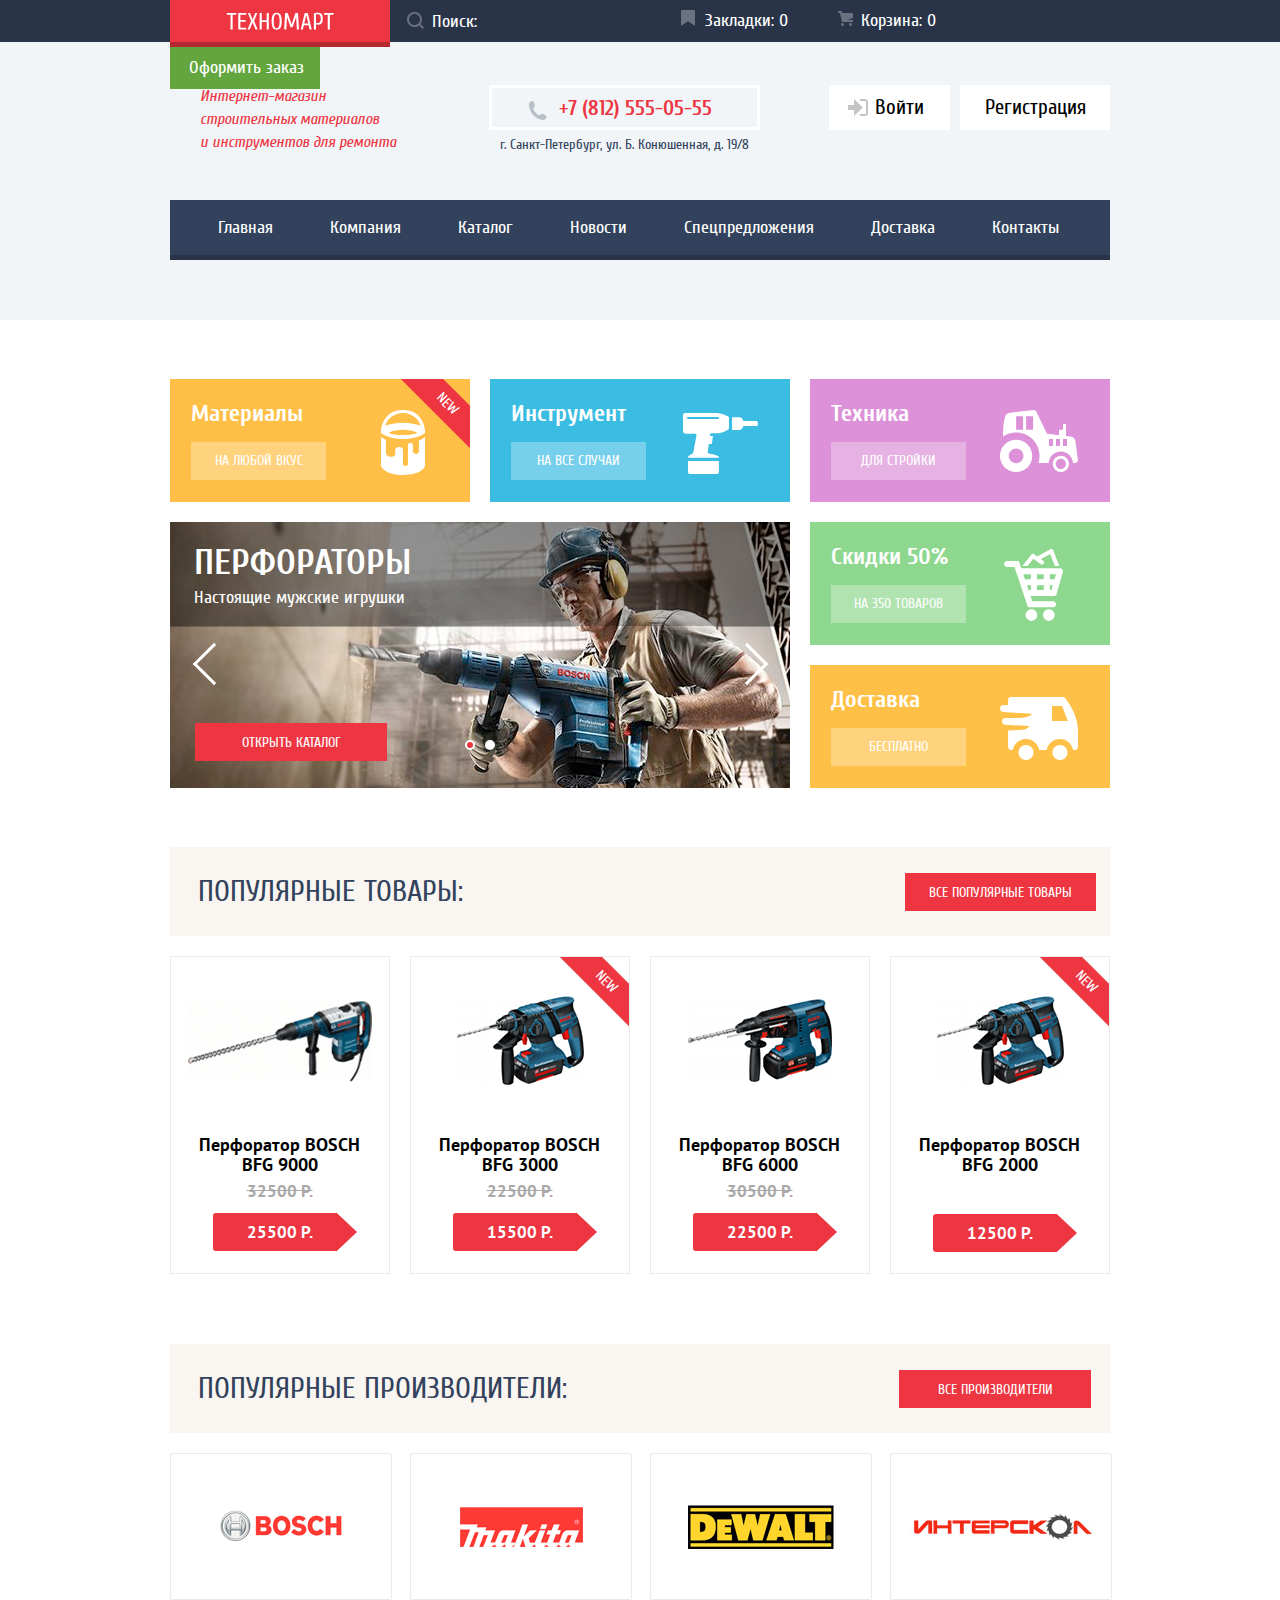
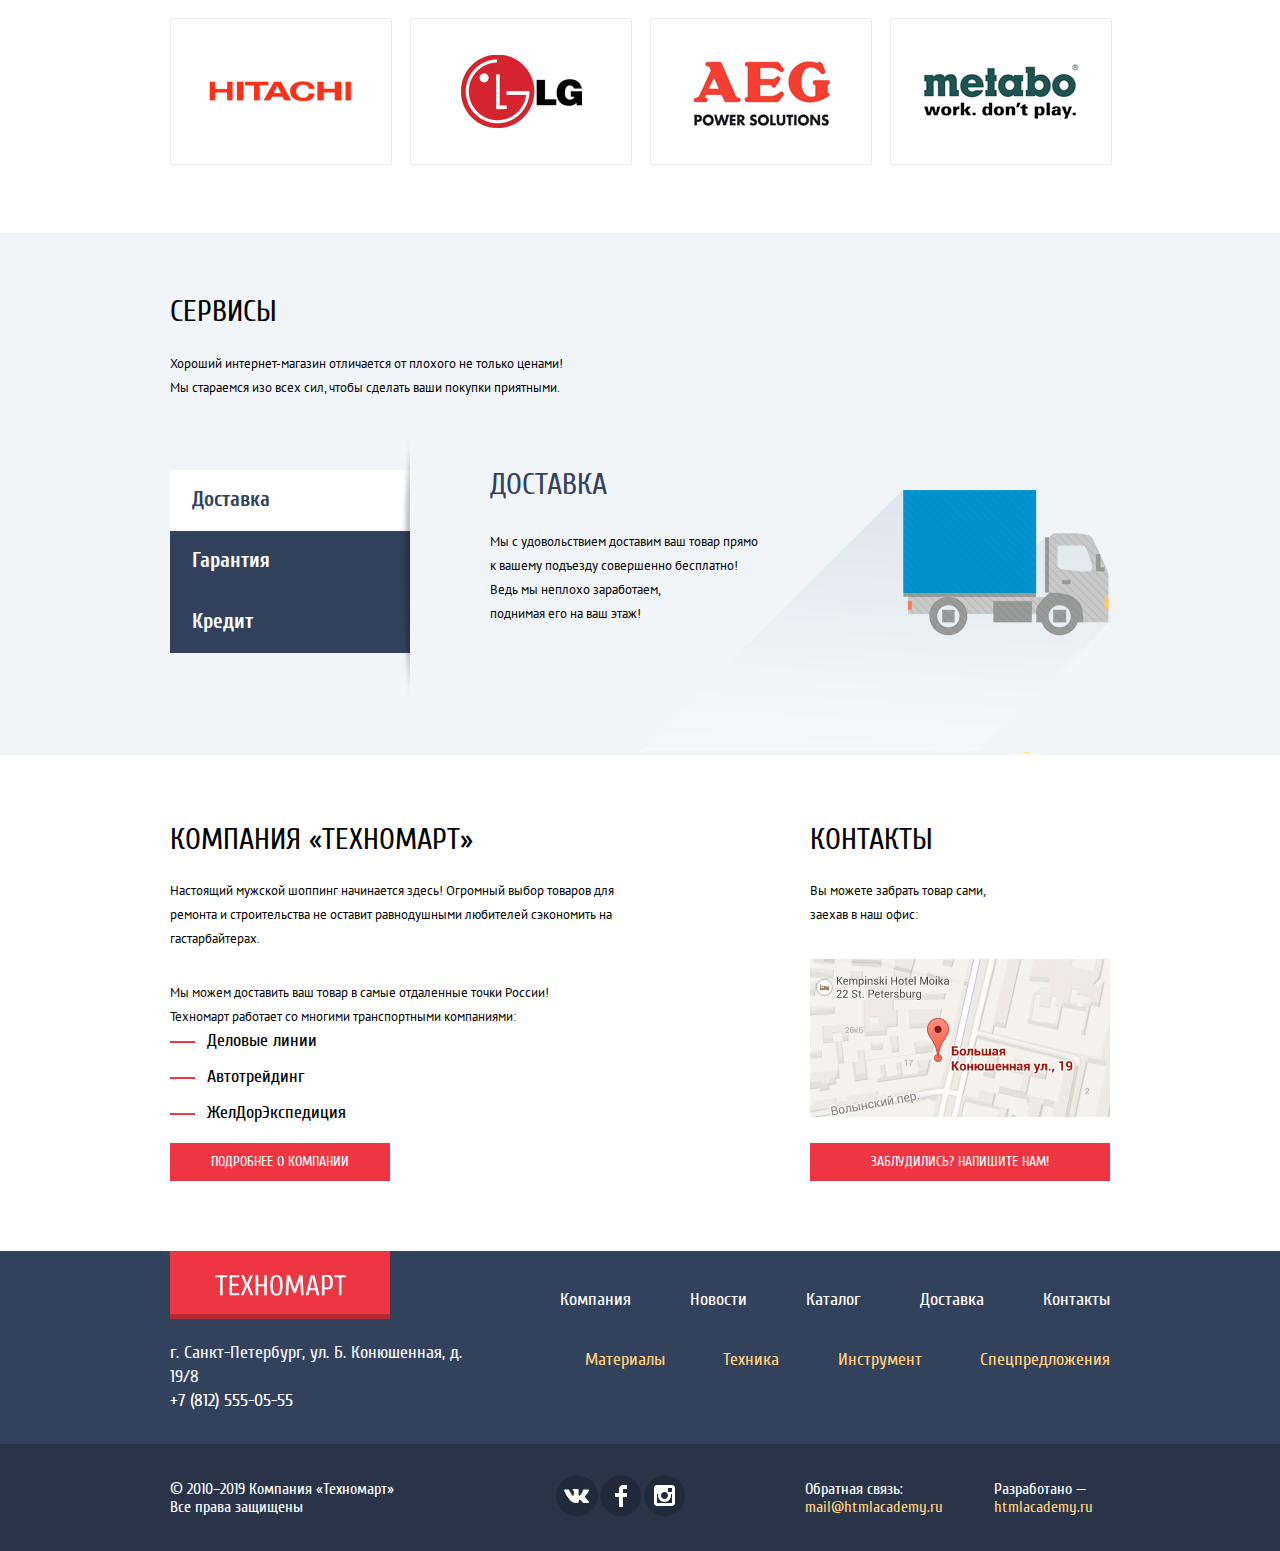
<file: index.html>
<!DOCTYPE html>
<html class="page" lang="ru">

<head>
  <meta charset="utf-8" />
  <link rel="stylesheet" href="css/normalize.css" />
  <link rel="stylesheet" href="css/css-minified.css">
<!--   <link rel="stylesheet" href="css/style.css"> -->
  <title>HTML Academy: Техномарт</title>
</head>

<body class="page-body index-page">
  <header class="header">
    <div class="header-top">
      <div class="container header-top-container">
        <a href="index.html" class="header-logo">
          <svg width="108" height="18" viewBox="0 0 108 18" fill="none" xmlns="http://www.w3.org/2000/svg">
            <path fill-rule="evenodd" clip-rule="evenodd"
              d="M103.847 2.65853V17.4498H101.734V2.65853H97.9779V1.01506H107.604V2.65853H103.847ZM95.7123 11.3572C95.3444 11.819 94.8827 12.1477 94.327 12.3433C93.7714 12.539 93.1101 12.6368 92.3431 12.6368C91.9831 12.6368 91.5762 12.6133 91.1223 12.5664C90.6684 12.5194 90.2927 12.4646 89.9953 12.402V17.4498H87.8823V1.24984C88.477 1.07766 89.0757 0.95636 89.6784 0.885926C90.281 0.815491 90.9344 0.780273 91.6388 0.780273C92.5779 0.780273 93.3762 0.8781 94.0336 1.07375C94.691 1.2694 95.2231 1.59419 95.6301 2.0481C96.037 2.50201 96.3344 3.10462 96.5223 3.85593C96.7101 4.60723 96.804 5.53853 96.804 6.64984C96.804 7.79245 96.714 8.74723 96.534 9.51419C96.354 10.2811 96.0801 10.8955 95.7123 11.3572ZM94.5149 4.5368C94.3975 3.97332 94.2136 3.52723 93.9631 3.19853C93.7127 2.86984 93.3957 2.63897 93.0123 2.50593C92.6288 2.37288 92.171 2.30636 91.6388 2.30636H89.9953V10.9933H91.6388C92.171 10.9933 92.6288 10.9268 93.0123 10.7938C93.3957 10.6607 93.7127 10.4298 93.9631 10.1011C94.2136 9.77245 94.3975 9.32636 94.5149 8.76288C94.6323 8.1994 94.691 7.49506 94.691 6.64984C94.691 5.80462 94.6323 5.10027 94.5149 4.5368ZM82.5997 13.2238H77.904L76.8475 17.4498H74.7344L78.7257 1.01506H81.7779L85.7692 17.4498H83.6562L82.5997 13.2238ZM80.2988 3.36288H80.2049L78.2562 11.5803H82.2475L80.2988 3.36288ZM70.1562 5.24114H70.0388L66.6344 15.3368H64.5214L61.117 5.24114H60.9996L60.2953 17.4498H58.1823L59.1214 1.01506H61.704L65.531 12.2846H65.6249L69.4518 1.01506H72.0344L72.9736 17.4498H70.8605L70.1562 5.24114ZM54.3788 15.9238C53.9405 16.5655 53.4123 17.0194 52.794 17.2855C52.1757 17.5516 51.4675 17.6846 50.6692 17.6846C49.871 17.6846 49.1627 17.5516 48.5444 17.2855C47.9262 17.0194 47.3979 16.5655 46.9597 15.9238C46.5214 15.282 46.1888 14.4172 45.9618 13.3294C45.7349 12.2416 45.6214 10.8759 45.6214 9.23245C45.6214 7.58897 45.7349 6.22332 45.9618 5.13549C46.1888 4.04766 46.5214 3.18288 46.9597 2.54114C47.3979 1.8994 47.9262 1.44549 48.5444 1.1794C49.1627 0.913317 49.871 0.780273 50.6692 0.780273C51.4675 0.780273 52.1757 0.913317 52.794 1.1794C53.4123 1.44549 53.9405 1.8994 54.3788 2.54114C54.817 3.18288 55.1497 4.04766 55.3766 5.13549C55.6036 6.22332 55.717 7.58897 55.717 9.23245C55.717 10.8759 55.6036 12.2416 55.3766 13.3294C55.1497 14.4172 54.817 15.282 54.3788 15.9238ZM53.3575 5.75766C53.1931 4.84984 52.9779 4.12984 52.7118 3.59766C52.4457 3.06549 52.1327 2.69766 51.7727 2.49419C51.4127 2.29071 51.0449 2.18897 50.6692 2.18897C50.2936 2.18897 49.9257 2.29071 49.5657 2.49419C49.2057 2.69766 48.8927 3.06549 48.6266 3.59766C48.3605 4.12984 48.1453 4.84984 47.981 5.75766C47.8166 6.66549 47.7344 7.82375 47.7344 9.23245C47.7344 10.6411 47.8166 11.7994 47.981 12.7072C48.1453 13.6151 48.3605 14.3351 48.6266 14.8672C48.8927 15.3994 49.2057 15.7672 49.5657 15.9707C49.9257 16.1742 50.2936 16.2759 50.6692 16.2759C51.0449 16.2759 51.4127 16.1742 51.7727 15.9707C52.1327 15.7672 52.4457 15.3994 52.7118 14.8672C52.9779 14.3351 53.1931 13.6151 53.3575 12.7072C53.5218 11.7994 53.604 10.6411 53.604 9.23245C53.604 7.82375 53.5218 6.66549 53.3575 5.75766ZM40.691 9.9368H35.7605V17.4498H33.6475V1.01506H35.7605V8.29332H40.691V1.01506H42.804V17.4498H40.691V9.9368ZM29.5396 17.4498L26.6048 10.4064L23.67 17.4498H21.557L25.0787 8.99766L21.9091 1.01506H24.0222L26.6048 7.58897L29.1874 1.01506H31.3004L28.1309 8.99766L31.6526 17.4498H29.5396ZM12.283 1.01506H20.2657V2.65853H14.3961V8.05853H19.5613V9.70201H14.3961V15.8064H20.2657V17.4498H12.283V1.01506ZM6.64826 17.4498H4.53522V2.65853H0.778694V1.01506H10.4048V2.65853H6.64826V17.4498Z"
              fill="white" />
          </svg>
        </a>
        <input type="search" placeholder="Поиск:" class="header-search-input" id="header-search-main"/>
        <label for="header-search-main"></label>
        <a href="blankpage.html" class="header-bookmarks">
          <svg class="header-bookmarks-icon" width="14" height="16" viewBox="0 0 14 16" fill="none"
            xmlns="http://www.w3.org/2000/svg">
            <path
              d="M14 15C14 15.55 13.632 15.741 13.182 15.426L7.819 11.661C7.369 11.346 6.632 11.346 6.182 11.661L0.818 15.426C0.368 15.741 0 15.55 0 15V1C0 0.45 0.45 0 1 0H13C13.55 0 14 0.45 14 1V15Z"
              fill="white" />
          </svg>
          <span>Закладки: 0</span>
        </a>
        <a href="blankpage.html" class="header-cart">
          <svg class="header-cart-icon" width="15" height="15" viewBox="0 0 15 15" fill="none"
            xmlns="http://www.w3.org/2000/svg">
            <path
              d="M4.5 15C5.32843 15 6 14.3284 6 13.5C6 12.6716 5.32843 12 4.5 12C3.67157 12 3 12.6716 3 13.5C3 14.3284 3.67157 15 4.5 15Z"
              fill="white" />
            <path
              d="M12.5 15C13.3284 15 14 14.3284 14 13.5C14 12.6716 13.3284 12 12.5 12C11.6716 12 11 12.6716 11 13.5C11 14.3284 11.6716 15 12.5 15Z"
              fill="white" />
            <path d="M15 2H4.07L3.648 0H0V2H2.031L4.016 11H15V9H9.441L15 6.951V2Z" fill="white" />
          </svg>
          <span>Корзина: 0</span>
        </a>
        <a href="blankpage.html" class="header-order">
          <span class="header-order-text">Оформить заказ</span>
        </a>
      </div>
    </div>
    <div class="container ">
      <div class="header-info-block">
        <p class="site-description">
          Интернет-магазин<br />
          строительных материалов<br />
          и инструментов для ремонта
        </p>
        <div class="adress-phone">
          <div class="phone">
            <svg class="phone-icon" width="19" height="19" viewBox="0 0 19 19" fill="none"
              xmlns="http://www.w3.org/2000/svg">
              <path
                d="M15.572 18.985H14.631C10.502 18.497 7.47403 16.577 5.27203 14.121C3.06203 11.66 1.31803 8.49202 0.978027 4.22802V3.08402C1.05603 2.31002 1.43703 1.78002 1.87603 1.32702C2.42503 0.76602 3.25003 0.0440198 4.00203 0.0190198C4.55603 0.00101977 5.50203 0.39902 5.88103 0.91802C6.21003 1.36402 6.38503 2.25702 6.53703 2.92102C6.69103 3.59202 7.04203 4.56402 6.94503 5.21002C6.79703 6.21702 5.45803 6.64402 5.06603 7.37602C6.37303 10.511 8.50903 12.815 11.359 14.407C12.074 14.015 12.705 12.835 13.691 12.812C14.05 12.803 14.509 12.99 14.875 13.098C15.277 13.219 15.625 13.373 15.979 13.506C16.575 13.73 17.627 14.027 17.983 14.527C18.348 15.04 18.553 15.883 18.473 16.406C18.309 17.447 16.594 18.603 15.572 18.985Z"
                fill="#B7BFC8" />
            </svg>
            <a href="tel:88125550555" class="phone-text">+7 (812) 555-05-55</a>
          </div>
          <p class="adress">г. Санкт-Петербург, ул. Б. Конюшенная, д. 19/8</p>
        </div>
        <div class="login-registration">
          <a href="blankpage.html" class="enter">Войти</a>
          <a href="blankpage.html" class="registration">Регистрация</a>
        </div>
      </div>
      <nav class="submenu">
        <ul>
          <li><a href="index.html">Главная</a></li>
          <li><a href="blankpage.html">Компания</a></li>
          <li><a href="catalog.html">Каталог</a></li>
          <li><a href="blankpage.html">Новости</a></li>
          <li><a href="blankpage.html">Спецпредложения</a></li>
          <li><a href="blankpage.html">Доставка</a></li>
          <li><a href="blankpage.html">Контакты</a></li>
        </ul>
      </nav>
    </div>
  </header>
  <main class="main">
    <div class="container">
      <section class="offers">
        <h2 class="offers-header visually-hidden">Предложения</h2>
        <div class="offer-block materials new-badge">
          <div class="offer-headers-block">
            <h3>Материалы</h3>
            <a href="blankpage.html">
              <p class="offer-block-info">на любой вкус</p>
            </a>
          </div>
          <svg width="44" height="65" viewBox="0 0 44 65" fill="none" xmlns="http://www.w3.org/2000/svg">
            <path
              d="M37.91 30.438V41.307C37.91 41.307 38.015 44.042 35.085 44.042C32.016 44.042 31.96 41.307 31.96 41.307V34.891C31.96 34.651 31.624 32.982 29.641 32.982C27.016 32.982 26.971 34.859 26.971 34.859V54.08C26.971 54.08 27 55.943 24.507 55.943C22 55.943 22 53.96 22 53.96V40.016C22 40.016 22 37.071 18.195 37.071C14.141 37.071 14.228 40.196 14.228 40.196V43.924C14.228 43.924 14.107 46.869 9.54 46.869C4.973 46.869 4.912 42.36 4.912 42.36V29.938C3.168 28.976 0 26.671 0 26.671V56.003C0 56.003 2.988 65 22 65C41.012 65 44 56.305 44 56.305V26.671C41.062 29.5 37.91 30.438 37.91 30.438Z"
              fill="white" />
            <path fill-rule="evenodd" clip-rule="evenodd"
              d="M22 0C1.688 0 0 19.875 0 19.875V22.937C8.438 29.188 22 29 22 29C22 29 35.562 29.188 44 22.938V19.876C44 19.875 42.312 0 22 0ZM22 25C10.25 25 7.688 22.625 7.688 22.625C13.938 19.75 22 19.875 22 19.875C22 19.875 30.062 19.75 36.312 22.625C36.312 22.625 33.75 25 22 25ZM4.312 15.563C4.312 15.563 12.438 12.625 22 12.625C31.562 12.625 39.688 15.562 39.688 15.562C35.125 2.624 22 3.062 22 3.062C22 3.062 8.875 2.625 4.312 15.563Z"
              fill="white" />
          </svg>
        </div>
        <div class="offer-block tools">
          <div class="offer-headers-block">
            <h3>Инструмент</h3>
            <a href="blankpage.html">
              <p class="offer-block-info">на все случаи</p>
            </a>
          </div>
          <svg width="75" height="61" viewBox="0 0 75 61" fill="none" xmlns="http://www.w3.org/2000/svg">
            <path fill-rule="evenodd" clip-rule="evenodd"
              d="M2.103 0C0.167 0 0 2.041 0 2.041V17.853C0 20.789 2.903 20.855 2.903 20.855H11.91C13.845 20.855 13.511 22.189 13.511 22.189C13.511 22.189 11.042 35.199 10.776 37.4C10.509 39.603 8.908 41.004 8.908 41.004C8.908 41.004 6.773 42.205 5.906 42.672C5.039 43.139 5.039 44.873 5.039 44.873H35.928V44.139C35.928 42.672 29.456 41.004 26.855 40.737C24.253 40.471 24.787 38.735 24.787 38.735L25.854 30.93H28.856L29.99 23.057H26.988L27.319 20.32L35.928 20.189C41.733 19.588 45.936 16.119 45.936 16.119V4.109C41.333 0.84 33.993 0 33.993 0H2.103ZM60.387 8.016H73.875C74.45 8.016 74.917 9.128 74.917 10.5C74.917 11.872 74.45 12.984 73.875 12.984H60.387C59.766 15.271 58.315 16.875 56.625 16.875H49.083V4.125H56.625C58.316 4.125 59.766 5.729 60.387 8.016ZM6.907 61C5.039 61 5.039 58.949 5.039 58.949V47.942H35.928V59.016C35.928 60.816 33.927 61 33.927 61H6.907ZM36 4.969V4.938C36 4.388 35.55 3.938 35 3.938H5.031C4.481 3.938 4.031 4.388 4.031 4.938V4.969C4.031 5.519 4.481 5.969 5.031 5.969H35C35.55 5.969 36 5.519 36 4.969Z"
              fill="white" />
          </svg>
        </div>
        <div class="perforator">
          <div class="man-toys">
            <ul class="slider-track" id="slider-track">
              <li class="slider-item slider-item-perforators">
                <div class="perforators-background">
                  <h3>ПЕРФОРАТОРЫ</h3>
                  <p class="man-toys-text">Настоящие мужские игрушки</p>
                </div>
              </li>
              <li class="slider-item slider-item-drills">
                <div class="perforators-background">
                  <h3>ДРЕЛИ</h3>
                  <p class="man-toys-text">Соседям на радость!</p>
                </div>
              </li>
            </ul>
            <a href="blankpage.html" id="left-arrow" class="left-arrow" title="Перфораторы"></a>
            <a href="blankpage.html" id="right-arrow" class="right-arrow" title="Дрели"></a>
            <div class="offer-block-info open-catalog">
              <a href="catalog.html">ОТКРЫТЬ КАТАЛОГ</a>
            </div>
            <div class="slider-controls">
              <div class="button-item button-current"></div>
              <div class="button-item"></div>
            </div>
          </div>
        </div>
        <div class="offer-block tech">
          <div class="offer-headers-block">
            <h3>Техника</h3>
            <a href="blankpage.html">
              <p class="offer-block-info">для стройки</p>
            </a>
          </div>
          <svg width="78" height="62" viewBox="0 0 78 62" fill="none" xmlns="http://www.w3.org/2000/svg">
            <path fill-rule="evenodd" clip-rule="evenodd"
              d="M0 45.875C0 36.968 7.22 29.749 16.125 29.749C25.031 29.749 32.251 36.968 32.25 45.875C32.25 54.78 25.03 62 16.125 62C7.22 62 0 54.78 0 45.875ZM10.9579 51.0421C12.3283 52.4125 14.187 53.1823 16.125 53.182C18.063 53.1823 19.9217 52.4125 21.2921 51.0421C22.6625 49.6718 23.4323 47.813 23.432 45.875C23.432 41.8395 20.1605 38.568 16.125 38.568C12.0895 38.568 8.818 41.8395 8.818 45.875C8.81773 47.813 9.58749 49.6718 10.9579 51.0421ZM60.854 45.874C56.4015 45.874 52.792 49.4835 52.792 53.936C52.792 56.8163 54.3286 59.4778 56.823 60.9179C59.3174 62.3581 62.3906 62.3581 64.885 60.9179C67.3794 59.4778 68.916 56.8163 68.916 53.936C68.9165 51.7977 68.0673 49.7468 66.5553 48.2347C65.0433 46.7227 62.9923 45.8735 60.854 45.874ZM55.792 53.936C55.7914 56.7322 58.0578 58.9995 60.854 59C63.6502 59.0006 65.9174 56.7342 65.918 53.938C65.9186 51.1418 63.6522 48.8746 60.856 48.874C58.0598 48.8735 55.7926 51.1398 55.792 53.936Z"
              fill="white" />
            <path fill-rule="evenodd" clip-rule="evenodd"
              d="M75.437 31.313C75.875 34.625 77.898 49.727 77.898 49.727C77.898 49.727 78.641 52.875 75 52.875H73.045C72.656 46.473 67.355 41.396 60.854 41.396C54.353 41.396 49.053 46.473 48.663 52.875H38.499C39.19 50.664 39.563 48.313 39.563 45.875C39.563 32.929 29.069 22.436 16.125 22.436C11.4651 22.4285 6.90969 23.8168 3.046 26.422C3.001 23.463 3.004 12.537 5.312 6.167C5.312 6.167 6.375 3.625 8.75 3C11.125 2.375 33.5 0 33.5 0C33.5 0 35.814 0.062 36.626 1.875C37.438 3.688 47.188 23.75 47.188 23.75L59 25.128V19.833H63V14H66V25.946L71.812 26.625C71.812 26.625 74.89 27.172 75.437 31.313ZM16.125 19.833H23.083V6.167H16.125V19.833ZM33.083 19.833H26.125V6.167H33.083V19.833ZM49 36H53.016V29H49V36ZM60.016 36H56V29H60.016V36ZM63 36H67.016V29H63V36Z"
              fill="white" />
          </svg>
        </div>
        <div class="offer-block discount">
          <div class="offer-headers-block">
            <h3>Скидки 50%</h3>
            <a href="blankpage.html">
              <p class="offer-block-info">На 350 ТОВАРОВ</p>
            </a>
          </div>
          <svg width="59" height="73" viewBox="0 0 59 73" fill="none" xmlns="http://www.w3.org/2000/svg">
            <path fill-rule="evenodd" clip-rule="evenodd"
              d="M58.34 21.545C57.7735 20.7922 56.8861 20.3496 55.944 20.35H17.274L14.799 12.965H3.058C1.40114 12.965 0.0579987 14.3081 0.0579987 15.965C0.0579987 17.6218 1.40114 18.965 3.058 18.965H10.482L23.982 59.25H49.141C50.7979 59.25 52.141 57.9068 52.141 56.25C52.141 54.5931 50.7979 53.25 49.141 53.25H28.299L26.573 48.101H49.693C51.031 48.1009 52.2074 47.2149 52.577 45.929L58.827 24.179C59.0866 23.2732 58.9063 22.2981 58.34 21.545ZM50.559 31.226H45.749V26.35H51.96L50.559 31.226ZM32.942 26.35V31.225H39.749V26.35H32.942ZM39.749 37.226V42.101H32.942V37.226H39.749ZM26.942 31.225V26.35H19.285L20.919 31.225H26.942ZM22.929 37.226H26.942V42.101H24.563L22.929 37.226ZM45.749 37.226V42.101H47.434L48.835 37.226H45.749Z"
              fill="white" />
            <path
              d="M27.406 72.875C30.5988 72.875 33.187 70.2867 33.187 67.094C33.187 63.9012 30.5988 61.313 27.406 61.313C24.2132 61.313 21.625 63.9012 21.625 67.094C21.625 70.2867 24.2132 72.875 27.406 72.875Z"
              fill="white" />
            <path
              d="M44.844 72.875C48.0368 72.875 50.625 70.2867 50.625 67.094C50.625 63.9012 48.0368 61.313 44.844 61.313C41.6512 61.313 39.063 63.9012 39.063 67.094C39.063 70.2867 41.6512 72.875 44.844 72.875Z"
              fill="white" />
            <path
              d="M29.335 10.699L36.882 16.191C37.3179 16.5092 37.8645 16.6364 38.396 16.5432C38.9276 16.45 39.3984 16.1445 39.7 15.697C40.346 14.761 40.13 13.465 39.22 12.802L36.847 11.076L46.283 5.98599L50.911 18H55.258L49.214 2.30899C49.0071 1.76566 48.5793 1.33568 48.037 1.12599C47.4997 0.920727 46.8995 0.960545 46.394 1.23499L33.146 8.38199L30.124 6.18299C29.2552 5.5491 28.0396 5.72199 27.382 6.57299L18.901 17.371C18.7308 17.5554 18.5938 17.7679 18.496 17.999H23.602L29.335 10.699Z"
              fill="white" />
          </svg>
        </div>
        <div class="offer-block delivery">
          <div class="offer-headers-block">
            <h3>Доставка</h3>
            <a href="blankpage.html">
              <p class="offer-block-info">Бесплатно</p>
            </a>
          </div>
          <svg width="78" height="63" viewBox="0 0 78 63" fill="none" xmlns="http://www.w3.org/2000/svg">
            <path
              d="M25.983 63C30.1251 63 33.483 59.6421 33.483 55.5C33.483 51.3579 30.1251 48 25.983 48C21.8409 48 18.483 51.3579 18.483 55.5C18.483 59.6421 21.8409 63 25.983 63Z"
              fill="white" />
            <path
              d="M59.982 63C64.1241 63 67.482 59.6421 67.482 55.5C67.482 51.3579 64.1241 48 59.982 48C55.8399 48 52.482 51.3579 52.482 55.5C52.482 59.6421 55.8399 63 59.982 63Z"
              fill="white" />
            <path fill-rule="evenodd" clip-rule="evenodd"
              d="M11.062 0H64C64 0 78 14.812 78 33.688V48.938C78 48.938 77.812 53 74.875 53.001H73.166C71.992 46.74 66.507 42.001 59.906 42.001C53.306 42.001 47.82 46.74 46.646 53.001H39.242C38.068 46.74 32.583 42.001 25.983 42.001C19.383 42.001 13.897 46.74 12.724 53.001H10.625C10.625 53.001 8.061 52.377 8.061 49.189V33.574L22.812 32.814C22.812 32.814 28.295 32.211 29.102 29.058L5.446 27.804C3.58204 27.804 2.071 26.293 2.071 24.429C2.071 22.565 3.58204 21.054 5.446 21.054H14.502L22.812 20.626C22.812 20.626 30.989 20.018 31.75 16.821L31.554 16.778L3.469 14.938C1.55312 14.938 0 13.3849 0 11.469C0 9.55312 1.55312 8 3.469 8H8.062V3.125C8.062 3.125 7.874 0 11.062 0ZM52 8.938V23.938H67.812L62.062 8.938H52Z"
              fill="white" />
          </svg>
        </div>
      </section>
      <section class="popular-product">
        <div class="popular-header">
          <h2 class="popular-header">Популярные товары:</h2>
          <a href="blankpage.html" class="all-popular-products">все популярные товары</a>
        </div>
        <div class="popular-block">
          <img src="/img/bosch-bfg-9000.png" alt="BOSCH-BFG 9000" width="184" height="164" class="popular-block-img" />
          <div class="buy-or-cart">
            <a href="blankpage.html" class="buy-btn-link">
              <div class="buy-btn" data-modal="add-to-cart">
                <svg width="15" height="15" viewBox="0 0 15 15" fill="none" xmlns="http://www.w3.org/2000/svg">
                  <path
                    d="M4.5 15C5.32843 15 6 14.3284 6 13.5C6 12.6716 5.32843 12 4.5 12C3.67157 12 3 12.6716 3 13.5C3 14.3284 3.67157 15 4.5 15Z"
                    fill="white" />
                  <path
                    d="M12.5 15C13.3284 15 14 14.3284 14 13.5C14 12.6716 13.3284 12 12.5 12C11.6716 12 11 12.6716 11 13.5C11 14.3284 11.6716 15 12.5 15Z"
                    fill="white" />
                  <path d="M15 2H4.07L3.648 0H0V2H2.031L4.016 11H15V9H9.441L15 6.951V2Z" fill="white" />
                </svg>
                <span>КУПИТЬ</span>
              </div>
            </a>
            <a href="blankpage.html">
              <div class="cart-btn">
                <span>В ЗАКЛАДКИ</span>
              </div>
            </a>
          </div>
          <div class="popular-block-text">
            <h3>Перфоратор BOSCH BFG 9000</h3>
            <del class="old-price">32500 Р.</del>
            <a href="blankpage.html" class="new-price">25500 Р.</a>
          </div>
        </div>
        <div class="popular-block new-badge">
          <img src="/img/bosch-bfg-3000.png" alt="BOSCH-BFG 3000" width="127" height="112" class="popular-block-img" />
          <div class="buy-or-cart">
            <a href="blankpage.html" class="buy-btn-link">
              <div class="buy-btn" data-modal="add-to-cart">
                <svg width="15" height="15" viewBox="0 0 15 15" fill="none" xmlns="http://www.w3.org/2000/svg">
                  <path
                    d="M4.5 15C5.32843 15 6 14.3284 6 13.5C6 12.6716 5.32843 12 4.5 12C3.67157 12 3 12.6716 3 13.5C3 14.3284 3.67157 15 4.5 15Z"
                    fill="white" />
                  <path
                    d="M12.5 15C13.3284 15 14 14.3284 14 13.5C14 12.6716 13.3284 12 12.5 12C11.6716 12 11 12.6716 11 13.5C11 14.3284 11.6716 15 12.5 15Z"
                    fill="white" />
                  <path d="M15 2H4.07L3.648 0H0V2H2.031L4.016 11H15V9H9.441L15 6.951V2Z" fill="white" />
                </svg>
                <span>КУПИТЬ</span>
              </div>
            </a>
            <a href="blankpage.html">
              <div class="cart-btn">
                <span>В ЗАКЛАДКИ</span>
              </div>
            </a>
          </div>
          <div class="popular-block-text">
            <h3>Перфоратор BOSCH BFG 3000</h3>
            <del class="old-price">22500 Р.</del>
            <a href="blankpage.html" class="new-price">15500 Р.</a>
          </div>
        </div>
        <div class="popular-block">
          <img src="/img/bosch-bfg-6000.png" alt="BOSCH-BFG 6000" width="144" height="128" class="popular-block-img" />
          <div class="buy-or-cart">
            <a href="blankpage.html" class="buy-btn-link">
              <div class="buy-btn" data-modal="add-to-cart">
                <svg width="15" height="15" viewBox="0 0 15 15" fill="none" xmlns="http://www.w3.org/2000/svg">
                  <path
                    d="M4.5 15C5.32843 15 6 14.3284 6 13.5C6 12.6716 5.32843 12 4.5 12C3.67157 12 3 12.6716 3 13.5C3 14.3284 3.67157 15 4.5 15Z"
                    fill="white" />
                  <path
                    d="M12.5 15C13.3284 15 14 14.3284 14 13.5C14 12.6716 13.3284 12 12.5 12C11.6716 12 11 12.6716 11 13.5C11 14.3284 11.6716 15 12.5 15Z"
                    fill="white" />
                  <path d="M15 2H4.07L3.648 0H0V2H2.031L4.016 11H15V9H9.441L15 6.951V2Z" fill="white" />
                </svg>
                <span>КУПИТЬ</span>
              </div>
            </a>
            <a href="blankpage.html">
              <div class="cart-btn">
                <span>В ЗАКЛАДКИ</span>
              </div>
            </a>
          </div>
          <div class="popular-block-text">
            <h3>Перфоратор BOSCH BFG 6000</h3>
            <del class="old-price">30500 Р.</del>
            <a href="blankpage.html" class="new-price">22500 Р.</a>
          </div>
        </div>
        <div class="popular-block no-old-price new-badge">
          <img src="/img/bosch-bfg-2000.png" alt="BOSCH-BFG 2000" width="127" height="112" class="popular-block-img" />
          <div class="buy-or-cart">
            <a href="blankpage.html" class="buy-btn-link">
              <div class="buy-btn" data-modal="add-to-cart">
                <svg width="15" height="15" viewBox="0 0 15 15" fill="none" xmlns="http://www.w3.org/2000/svg">
                  <path
                    d="M4.5 15C5.32843 15 6 14.3284 6 13.5C6 12.6716 5.32843 12 4.5 12C3.67157 12 3 12.6716 3 13.5C3 14.3284 3.67157 15 4.5 15Z"
                    fill="white" />
                  <path
                    d="M12.5 15C13.3284 15 14 14.3284 14 13.5C14 12.6716 13.3284 12 12.5 12C11.6716 12 11 12.6716 11 13.5C11 14.3284 11.6716 15 12.5 15Z"
                    fill="white" />
                  <path d="M15 2H4.07L3.648 0H0V2H2.031L4.016 11H15V9H9.441L15 6.951V2Z" fill="white" />
                </svg>
                <span>КУПИТЬ</span>
              </div>
            </a>
            <a href="blankpage.html">
              <div class="cart-btn">
                <span>В ЗАКЛАДКИ</span>
              </div>
            </a>
          </div>
          <div class="popular-block-text">
            <h3 class="no-old-price">Перфоратор BOSCH BFG 2000</h3>
            <a href="blankpage.html" class="new-price">12500 Р.</a>
          </div>
        </div>
        <div class="cart-added-modal visually-hidden" data-modal-type="add-to-cart">
          <div class="modal-mark-text">
            <svg width="66" height="66" viewBox="0 0 66 66" fill="none" xmlns="http://www.w3.org/2000/svg">
              <path
                d="M33 66C51.2254 66 66 51.2254 66 33C66 14.7746 51.2254 0 33 0C14.7746 0 0 14.7746 0 33C0 51.2254 14.7746 66 33 66Z"
                fill="#63A63E" />
              <path
                d="M49.641 21.066C49.2498 20.6773 48.6181 20.6773 48.227 21.066L29.788 39.504C29.3968 39.8928 28.7651 39.8928 28.374 39.504L20.234 31.365C19.8428 30.9763 19.2111 30.9763 18.82 31.365L15.285 34.9C14.8962 35.2912 14.8962 35.9228 15.285 36.314L28.374 49.404C28.7651 49.7928 29.3968 49.7928 29.788 49.404L33.324 45.868L34.738 44.454L53.176 26.016C53.5647 25.6248 53.5647 24.9932 53.176 24.602L49.641 21.066Z"
                fill="white" />
            </svg>
            <span>Товар добавлен в корзину!</span>
          </div>
          <div class="container-cart-modal">
            <a href="blankpage.html" class="checkout-btn" id="checkout">ОФОРМИТЬ ЗАКАЗ</a>
            <a href="#" class="continue-shopping-btn" data-modal="add-to-cart">ПРОДОЛЖИТЬ ПОКУПКИ</a>
          </div>
          <button type="button" class="close-cart-btn" data-modal="add-to-cart"></button>
        </div>
      </section>
      <section class="popular-producers">
        <div class="popular-producers-header">
          <h2>Популярные производители:</h2>
          <a href="blankpage.html" class="all-producers">все производители</a>
        </div>
        <ul class="producers-list">
          <li>
            <a class="producers-list-link" href="blankpage.html">
              <img src="/img/bosch.png" alt="Bosch logo" width="126" height="37" />
            </a>
          </li>
          <li>
            <a class="producers-list-link" href="blankpage.html">
              <img src="/img/makita.png" alt="Makita logo" width="123" height="40" />
            </a>
          </li>
          <li>
            <a class="producers-list-link" href="blankpage.html">
              <img src="/img/dewalt.png" alt="DeWalt logo" width="146" height="44" />
            </a>
          </li>
          <li>
            <a class="producers-list-link" href="blankpage.html">
              <img src="/img/interskol.png" alt="Interskol logo" width="200" height="76" />
            </a>
          </li>
          <li>
            <a class="producers-list-link" href="blankpage.html">
              <img src="/img/hitachi.png" alt="Hitachi logo" width="169" height="31" />
            </a>
          </li>
          <li>
            <a class="producers-list-link" href="blankpage.html">
              <img src="/img/lg.png" alt="LG logo" width="121" height="73" />
            </a>
          </li>
          <li>
            <a class="producers-list-link" href="blankpage.html">
              <img src="/img/aeg.png" alt="AEG logo" width="151" height="96" />
            </a>
          </li>
          <li>
            <a class="producers-list-link" href="blankpage.html">
              <img src="/img/metabo.png" alt="Metabo logo" width="204" height="69" />
            </a>
          </li>
        </ul>
      </section>
    </div>
    <section class="service">
      <div class="container services-container">
        <h3 class="services-header">Сервисы</h3>
        <p>
          Хороший интернет-магазин отличается от плохого не только ценами!
        </p>
        <p>
          Мы стараемся изо всех сил, чтобы сделать ваши покупки приятными.
        </p>
        <div class="service-list-block">
          <ul>
            <li class="service-list service-list-delivery active-list-button">
              Доставка
            </li>
            <li class="service-list service-list-garanty">Гарантия</li>
            <li class="service-list service-list-deposit">Кредит</li>
          </ul>
          <img class="service-list-shadow" src="/img/services-shadow.png" width="10" height="279"
            alt="Тень от элемента" />
          <div class="carusel-wrapper">
            <div class="carusel-item" id="carusel-item-id">
              <div class="delivery-block">
                <h3 class="service-delivery">ДОСТАВКА</h3>
                <p class="delivery-text">
                  Мы с удовольствием доставим ваш товар прямо<br />
                  к вашему подъезду совершенно бесплатно!<br />
                  Ведь мы неплохо заработаем,<br />
                  поднимая его на ваш этаж!
                </p>
                <img class="service-car-logo" src="/img/service-car.png" width="468" height="261"
                  alt="serviceCar logo" />
              </div>
              <div class="guarantee-block">
                <h3 class="service-guarantee">ГАРАНТИЯ</h3>
                <p class="guarantee-text">
                  Если купленный у нас товар поломается или заискрит,<br />
                  а также в случае пожара, спровоцированного его <br />
                  возгоранием, вы всегда можете быть уверены в нашей <br />
                  гарантии. Мы обменяем сгоревший товар на новый.<br />
                  Дом уж восстановите как-нибудь сами.<br />
                </p>
                <img class="service-guarantee-logo" src="/img/guarantee-logo.png" width="389" height="283"
                  alt="Guarantee logo" />
              </div>
              <div class="credit-block">
                <h3 class="service-credit">КРЕДИТ</h3>
                <p class="credit-text">
                  Залезть в долговую яму стало проще!<br />
                  Кредитные консультанты придут вам на помощь.
                </p>
                <a href="blankpage.html" class="send-credit-request">ОТПРАВИТЬ ЗАЯВКУ</a>
                <img class="service-credit-logo" src="/img/servicecredit-logo.png" width="389" height="283"
                  alt="Credit logo" />
              </div>
            </div>
          </div>
        </div>
      </div>
    </section>
    <section class="contacts">
      <div class="container contacts-container">
        <h2 class="contacts-header-company">КОМПАНИЯ «Техномарт»</h2>
        <div class="info-about-company">
          <p class="real-shopping-text">
            Настоящий мужской шоппинг начинается здесь! Огромный выбор товаров
            для ремонта и строительства не оставит равнодушными любителей
            сэкономить на гастарбайтерах.
          </p>
          <p class="wecando-text">
            Мы можем доставить ваш товар в самые отдаленные точки России!
          </p>
          <p>Техномарт работает со многими транспортными компаниями:</p>
          <ul class="contacts-list">
            <li><a href="blankpage.html">Деловые линии</a></li>
            <li><a href="blankpage.html">Автотрейдинг</a></li>
            <li><a href="blankpage.html">ЖелДорЭкспедиция</a></li>
          </ul>
        </div>
        <a href="blankpage.html" class="more-about-company">Подробнее о компании</a>
        <h2 class="contacts-header-cont">Контакты</h2>
        <div class="map-text">
          <p>
            Вы можете забрать товар сами,<br />
            заехав в наш офис:
          </p>
          <a href="https://goo.gl/maps/EqRp5a9vr2bhjZ327">
            <img class="map-img" data-modal="map" src="/img/small-map.jpg" width="300" height="158"
              alt="Мини-карта, путь до компании" id="small-map" />
          </a>
          <div class="iframe-map visually-hidden" data-modal-type="map">
            <iframe
              src="https://www.google.com/maps/embed?pb=!1m18!1m12!1m3!1d1998.5991043651586!2d30.320894616097!3d59.938794181876254!2m3!1f0!2f0!3f0!3m2!1i1024!2i768!4f13.1!3m3!1m2!1s0x4696310fca5ba729%3A0xea9c53d4493c879f!2z0JHQvtC70YzRiNCw0Y8g0JrQvtC90Y7RiNC10L3QvdCw0Y8g0YPQuy4sIDE5LCDQodCw0L3QutGCLdCf0LXRgtC10YDQsdGD0YDQsywgMTkxMTg2!5e0!3m2!1sru!2sru!4v1604264613880!5m2!1sru!2sru"
              width="600" height="450" style="border: 0" allowfullscreen="" aria-hidden="false" tabindex="0"
              class="big-map-modal">
            </iframe>
            <button type="button" class="close-btn-map" data-modal="map"></button>
          </div>
        </div>
        <a href="blankpage.html" class="send-message" data-modal="user-info">
          Заблудились? Напишите нам!
        </a>
      </div>
      <div class="write-us-fixed visually-hidden" data-modal-type="user-info">
        <form method="GET" action="https://echo.htmlacademy.ru/">
          <div class="write-us-wrapper">
            <div class="user-name-block">
              <h2><label for="user-name-label">Ваше имя:</label></h2>
              <input type="text" name="user-name" class="user-name" placeholder="Имя Фамилия" id="user-name-label"/>
             </div>
            <div class="user-email-block">
              <h2><label for="user-email-label">Ваш e-mail:</label></h2>
              <input type="email" name="user-email" class="user-email" placeholder="email@example.com" id="user-email-label"/>
            </div>
            <div class="message-text-block">
              <h2><label for="message-text">Текст письма:</label></h2>
              <textarea name="message-text" id="message-text" class="message-text"
                placeholder="В свободной форме"></textarea>
            </div>
          </div>
          <div class="container-send-button">
            <button type="submit" class="send-btn">ОТПРАВИТЬ</button>
          </div>
        </form>
        <button type="button" class="close-btn" data-modal="user-info"></button>
      </div>
    </section>
  </main>
  <footer class="footer">
    <div class="container footer-top-container">
      <a href="index.html" class="footer-logo">
        <img src="/img/logo-technomart.svg" alt="Logo Technomart" width="137" height="22" />
      </a>
      <ul class="footer-submenu-first">
        <li><a href="blankpage.html">Компания</a></li>
        <li><a href="blankpage.html">Новости</a></li>
        <li><a href="catalog.html">Каталог</a></li>
        <li><a href="blankpage.html">Доставка</a></li>
        <li><a href="blankpage.html">Контакты</a></li>
      </ul>
      <div class="footer-adress">
        <address class="address">
          г. Санкт-Петербург, ул. Б. Конюшенная, д. 19/8
        </address>
        <a href="tel:88125550555" class="footer-phone-text">+7 (812) 555-05-55</a>
      </div>
      <ul class="footer-submenu-second">
        <li><a href="blankpage.html">Материалы</a></li>
        <li><a href="blankpage.html">Техника</a></li>
        <li><a href="blankpage.html">Инструмент</a></li>
        <li><a href="blankpage.html">Спецпредложения</a></li>
      </ul>
    </div>
    <div class="social">
      <div class="container footer-bottom-container">
        <p class="copyright">
          © 2010–2019 Компания «Техномарт» <br />
          Все права защищены
        </p>
        <ul class="social-buttons">
          <li class="social-vk">
            <a href="https://vk.com" title="В контакте">
              <svg width="44" height="44" viewBox="0 0 44 44" fill="none" xmlns="http://www.w3.org/2000/svg">
                <path fill-rule="evenodd" clip-rule="evenodd"
                  d="M22.1627 1.4839C33.6533 1.4839 42.9683 10.5873 42.9683 21.8169C42.9683 33.0461 33.6533 42.1494 22.1627 42.1494C10.6721 42.1494 1.35714 33.0461 1.35714 21.8169C1.35714 10.5873 10.6721 1.4839 22.1627 1.4839Z"
                  fill="" />
                <path
                  d="M24.5403 25.7281C25.4609 25.4384 26.6396 27.6406 27.8943 28.4834C28.8361 29.1219 29.5573 28.9841 29.5573 28.9841L32.9017 28.9372C32.9017 28.9372 34.6495 28.8322 33.8233 27.4803C33.7549 27.3678 33.3389 26.4781 31.334 24.6472C29.2376 22.7319 29.5217 23.0422 32.0456 19.7309C33.5835 17.7125 34.1988 16.4797 34.0062 15.9547C33.8213 15.4494 32.6918 15.5806 32.6918 15.5806L28.9237 15.6059C28.5568 15.6069 28.2458 15.7175 28.1042 16.0887C28.1013 16.0925 27.5062 17.6506 26.7127 18.9753C25.0362 21.7775 24.367 21.9266 24.0896 21.7512C23.4531 21.3453 23.6139 20.1228 23.6139 19.2537C23.6139 16.5378 24.0299 15.4053 22.7993 15.1128C22.3881 15.0153 22.0876 14.9516 21.039 14.9422C19.6985 14.9225 18.5603 14.9422 17.9151 15.2506C17.4866 15.4597 17.1582 15.9181 17.3576 15.9444C17.6079 15.9772 18.1693 16.0944 18.4698 16.4937C18.8559 17.0112 18.8444 18.1709 18.8444 18.1709C18.8444 18.1709 19.0649 21.3687 18.3244 21.7653C17.8159 22.0372 17.1207 21.4822 15.6252 18.9378C14.8616 17.6366 14.2847 16.1984 14.2847 16.1984C14.2847 16.1984 14.173 15.9312 13.9708 15.785C13.7301 15.6116 13.393 15.5562 13.393 15.5562L9.81659 15.5787C9.81659 15.5787 9.27926 15.5937 9.08185 15.8244C8.90659 16.0287 9.06741 16.4506 9.06741 16.4506C9.06741 16.4506 11.8687 22.9016 15.0407 26.1509C17.9488 29.1341 21.2537 28.9362 21.2537 28.9362H22.7511C22.7511 28.9362 23.2027 28.8856 23.4339 28.6437C23.6496 28.4187 23.6399 27.9959 23.6399 27.9959C23.6399 27.9959 23.6101 26.0187 24.5403 25.7281Z"
                  fill="white" />
              </svg>
            </a>
          </li>
          <li class="social-fb" title="Facebook" >
            <a href="https://facebook.com">
              <svg width="44" height="44" viewBox="0 0 44 44" fill="none" xmlns="http://www.w3.org/2000/svg">
                <path fill-rule="evenodd" clip-rule="evenodd"
                  d="M21.8938 1.4839C33.1232 1.4839 42.2265 10.5873 42.2265 21.8169C42.2265 33.0461 33.1232 42.1494 21.8938 42.1494C10.6643 42.1494 1.56108 33.0461 1.56108 21.8169C1.56108 10.5873 10.6643 1.4839 21.8938 1.4839Z"
                  fill="" />
                <path d="M28 15V11H24C21.7909 11 20 12.7909 20 15V19H16V23H20V33H24V23H28V19H24V15H28Z" fill="white" />
              </svg>
            </a>
          </li>
          <li class="social-inst" title="Instagram">
            <a href="https://instagram.com">
              <svg width="44" height="44" viewBox="0 0 44 44" fill="none" xmlns="http://www.w3.org/2000/svg">
                <path fill-rule="evenodd" clip-rule="evenodd"
                  d="M21.8938 1.4839C33.1233 1.4839 42.2265 10.5873 42.2265 21.8169C42.2265 33.0461 33.1233 42.1494 21.8938 42.1494C10.6643 42.1494 1.56112 33.0461 1.56112 21.8169C1.56112 10.5873 10.6643 1.4839 21.8938 1.4839Z"
                  fill="" />
                <path fill-rule="evenodd" clip-rule="evenodd"
                  d="M14 11H29C30.65 11 32 12.35 32 14V29C32 30.65 30.65 32 29 32H14C12.35 32 11 30.65 11 29V14C11 12.35 12.35 11 14 11ZM25 21.5C25 19.57 23.43 18 21.5 18C19.57 18 18 19.57 18 21.5C18 23.43 19.57 25 21.5 25C23.43 25 25 23.43 25 21.5ZM14 29V20H15.181C15.0626 20.4913 15.0019 20.9947 15 21.5C15 25.0899 17.9101 28 21.5 28C25.0899 28 28 25.0899 28 21.5C27.9986 20.9946 27.9379 20.4912 27.819 20H29V29H14ZM25 18H29V14H25V18Z"
                  fill="white" />
              </svg>
            </a>
          </li>
        </ul>
        <p class="mailto">
          <span>Обратная связь:</span><br />
          <a href="mailto:mail@htmlacademy.ru">mail@htmlacademy.ru</a>
        </p>
        <p class="developer-site">
          <span>Разработано —</span><br />
          <a href="https://htmlacademy.ru/intensive/htmlcss" class="html-academy">htmlacademy.ru</a>
        </p>
      </div>
    </div>
  </footer>
  <script src="/js/minified-js.js"></script>
</body>

</html>
</file>
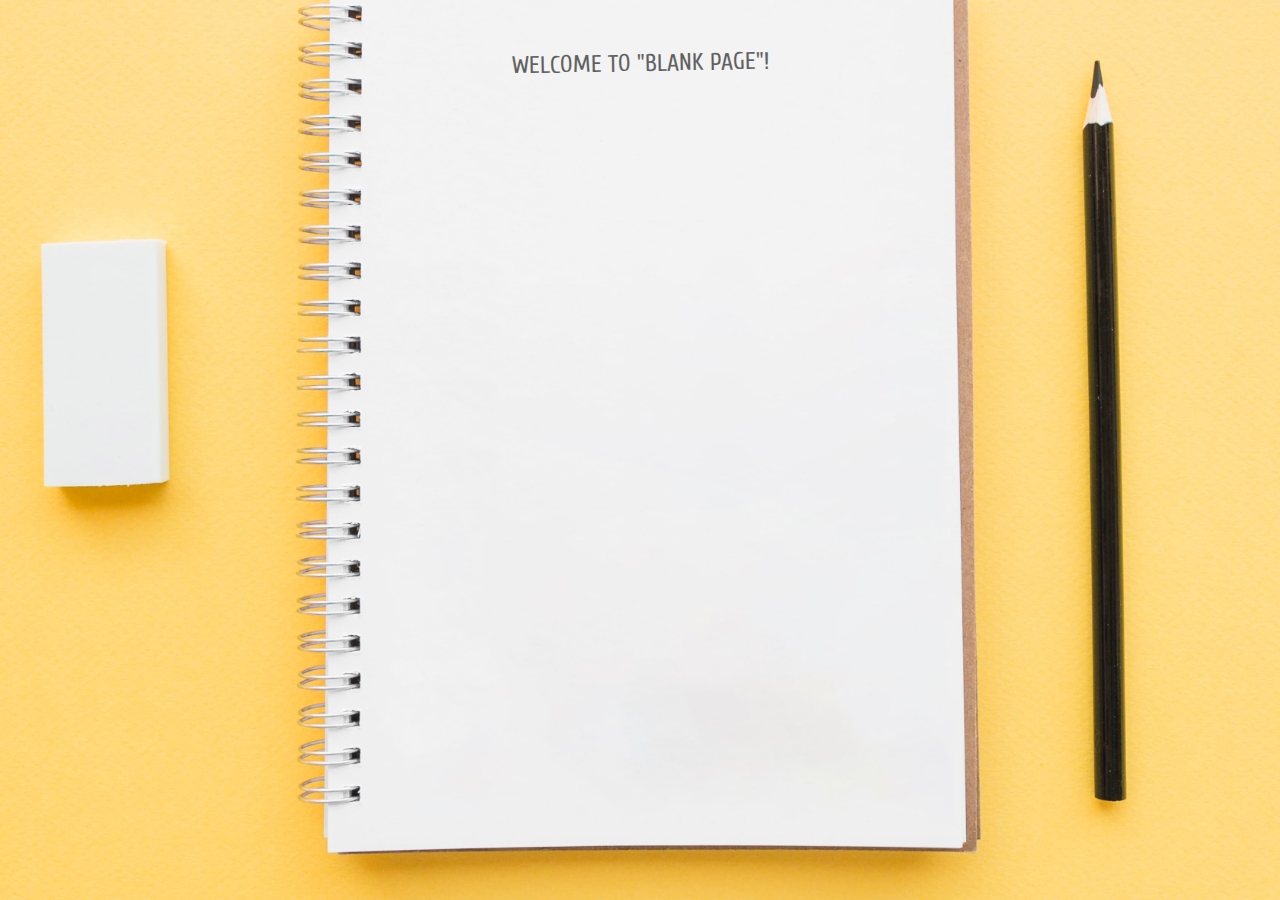
<file: blankpage.html>
<!DOCTYPE html>
<html lang="en">

<head>
    <meta charset="UTF-8">
    <meta name="viewport" content="width=device-width, initial-scale=1.0">
    <link rel="stylesheet" href="/css/normalize.css">
    <link rel="stylesheet" href="/css/style.css">
    <title>Document</title>
</head>

<body class="blankpage-body">
</body>

</html>
</file>
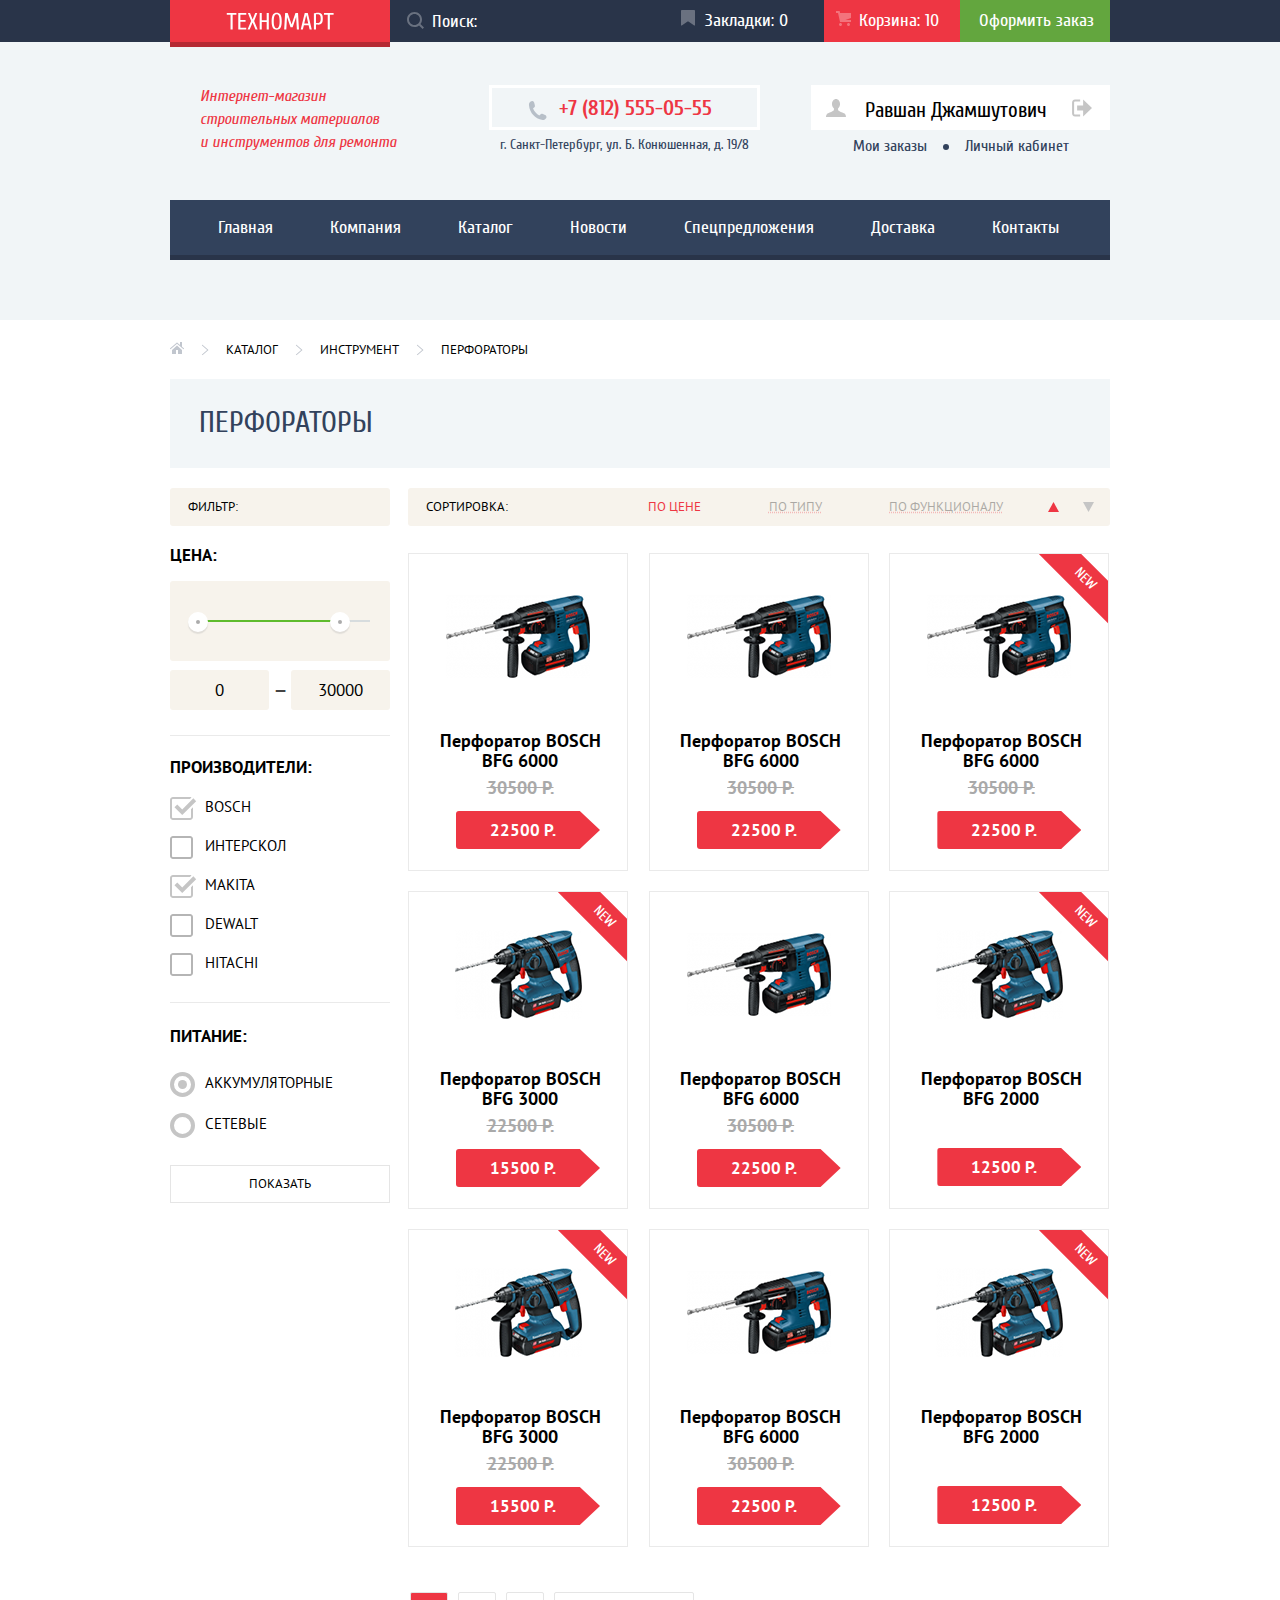
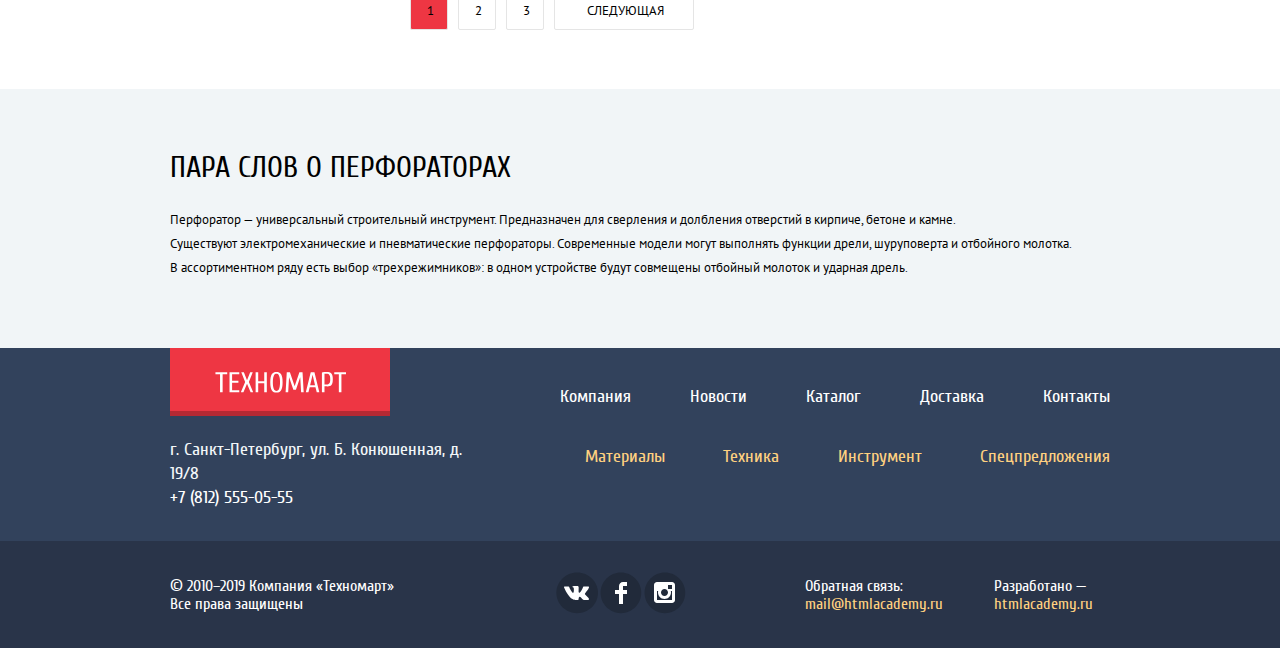
<file: catalog.html>
<!DOCTYPE html>
<html lang="ru">

<head>
  <meta charset="UTF-8" />
  <meta name="viewport" content="width=device-width, initial-scale=1.0" />
  <link rel="stylesheet" href="css/normalize.css" />
  <link rel="stylesheet" href="css/css-minified.css">
<!-- <link rel="stylesheet" href="css/style.css"> -->
  <title>Каталог</title>
</head>

<body class="page-body">
  <header class="catalog-header">
    <div class="header-top">
      <div class="container header-top-container">
        <a href="index.html" class="header-logo">
          <svg width="108" height="18" viewBox="0 0 108 18" fill="none" xmlns="http://www.w3.org/2000/svg">
            <path fill-rule="evenodd" clip-rule="evenodd"
              d="M103.847 2.65853V17.4498H101.734V2.65853H97.9779V1.01506H107.604V2.65853H103.847ZM95.7123 11.3572C95.3444 11.819 94.8827 12.1477 94.327 12.3433C93.7714 12.539 93.1101 12.6368 92.3431 12.6368C91.9831 12.6368 91.5762 12.6133 91.1223 12.5664C90.6684 12.5194 90.2927 12.4646 89.9953 12.402V17.4498H87.8823V1.24984C88.477 1.07766 89.0757 0.95636 89.6784 0.885926C90.281 0.815491 90.9344 0.780273 91.6388 0.780273C92.5779 0.780273 93.3762 0.8781 94.0336 1.07375C94.691 1.2694 95.2231 1.59419 95.6301 2.0481C96.037 2.50201 96.3344 3.10462 96.5223 3.85593C96.7101 4.60723 96.804 5.53853 96.804 6.64984C96.804 7.79245 96.714 8.74723 96.534 9.51419C96.354 10.2811 96.0801 10.8955 95.7123 11.3572ZM94.5149 4.5368C94.3975 3.97332 94.2136 3.52723 93.9631 3.19853C93.7127 2.86984 93.3957 2.63897 93.0123 2.50593C92.6288 2.37288 92.171 2.30636 91.6388 2.30636H89.9953V10.9933H91.6388C92.171 10.9933 92.6288 10.9268 93.0123 10.7938C93.3957 10.6607 93.7127 10.4298 93.9631 10.1011C94.2136 9.77245 94.3975 9.32636 94.5149 8.76288C94.6323 8.1994 94.691 7.49506 94.691 6.64984C94.691 5.80462 94.6323 5.10027 94.5149 4.5368ZM82.5997 13.2238H77.904L76.8475 17.4498H74.7344L78.7257 1.01506H81.7779L85.7692 17.4498H83.6562L82.5997 13.2238ZM80.2988 3.36288H80.2049L78.2562 11.5803H82.2475L80.2988 3.36288ZM70.1562 5.24114H70.0388L66.6344 15.3368H64.5214L61.117 5.24114H60.9996L60.2953 17.4498H58.1823L59.1214 1.01506H61.704L65.531 12.2846H65.6249L69.4518 1.01506H72.0344L72.9736 17.4498H70.8605L70.1562 5.24114ZM54.3788 15.9238C53.9405 16.5655 53.4123 17.0194 52.794 17.2855C52.1757 17.5516 51.4675 17.6846 50.6692 17.6846C49.871 17.6846 49.1627 17.5516 48.5444 17.2855C47.9262 17.0194 47.3979 16.5655 46.9597 15.9238C46.5214 15.282 46.1888 14.4172 45.9618 13.3294C45.7349 12.2416 45.6214 10.8759 45.6214 9.23245C45.6214 7.58897 45.7349 6.22332 45.9618 5.13549C46.1888 4.04766 46.5214 3.18288 46.9597 2.54114C47.3979 1.8994 47.9262 1.44549 48.5444 1.1794C49.1627 0.913317 49.871 0.780273 50.6692 0.780273C51.4675 0.780273 52.1757 0.913317 52.794 1.1794C53.4123 1.44549 53.9405 1.8994 54.3788 2.54114C54.817 3.18288 55.1497 4.04766 55.3766 5.13549C55.6036 6.22332 55.717 7.58897 55.717 9.23245C55.717 10.8759 55.6036 12.2416 55.3766 13.3294C55.1497 14.4172 54.817 15.282 54.3788 15.9238ZM53.3575 5.75766C53.1931 4.84984 52.9779 4.12984 52.7118 3.59766C52.4457 3.06549 52.1327 2.69766 51.7727 2.49419C51.4127 2.29071 51.0449 2.18897 50.6692 2.18897C50.2936 2.18897 49.9257 2.29071 49.5657 2.49419C49.2057 2.69766 48.8927 3.06549 48.6266 3.59766C48.3605 4.12984 48.1453 4.84984 47.981 5.75766C47.8166 6.66549 47.7344 7.82375 47.7344 9.23245C47.7344 10.6411 47.8166 11.7994 47.981 12.7072C48.1453 13.6151 48.3605 14.3351 48.6266 14.8672C48.8927 15.3994 49.2057 15.7672 49.5657 15.9707C49.9257 16.1742 50.2936 16.2759 50.6692 16.2759C51.0449 16.2759 51.4127 16.1742 51.7727 15.9707C52.1327 15.7672 52.4457 15.3994 52.7118 14.8672C52.9779 14.3351 53.1931 13.6151 53.3575 12.7072C53.5218 11.7994 53.604 10.6411 53.604 9.23245C53.604 7.82375 53.5218 6.66549 53.3575 5.75766ZM40.691 9.9368H35.7605V17.4498H33.6475V1.01506H35.7605V8.29332H40.691V1.01506H42.804V17.4498H40.691V9.9368ZM29.5396 17.4498L26.6048 10.4064L23.67 17.4498H21.557L25.0787 8.99766L21.9091 1.01506H24.0222L26.6048 7.58897L29.1874 1.01506H31.3004L28.1309 8.99766L31.6526 17.4498H29.5396ZM12.283 1.01506H20.2657V2.65853H14.3961V8.05853H19.5613V9.70201H14.3961V15.8064H20.2657V17.4498H12.283V1.01506ZM6.64826 17.4498H4.53522V2.65853H0.778694V1.01506H10.4048V2.65853H6.64826V17.4498Z"
              fill="white" />
          </svg>
        </a>
        <input type="search" placeholder="Поиск:" class="header-search-input" id="header-search" />
        <label for="header-search"></label>
        <a href="blankpage.html" class="header-bookmarks">
          <svg class="header-bookmarks-icon" width="14" height="16" viewBox="0 0 14 16" fill="none"
            xmlns="http://www.w3.org/2000/svg">
            <path
              d="M14 15C14 15.55 13.632 15.741 13.182 15.426L7.819 11.661C7.369 11.346 6.632 11.346 6.182 11.661L0.818 15.426C0.368 15.741 0 15.55 0 15V1C0 0.45 0.45 0 1 0H13C13.55 0 14 0.45 14 1V15Z"
              fill="white" />
          </svg>
          <span>Закладки: 0</span>
        </a>
        <a href="blankpage.html" class="header-cart">
          <svg class="header-cart-icon" width="15" height="15" viewBox="0 0 15 15" fill="none"
            xmlns="http://www.w3.org/2000/svg">
            <path
              d="M4.5 15C5.32843 15 6 14.3284 6 13.5C6 12.6716 5.32843 12 4.5 12C3.67157 12 3 12.6716 3 13.5C3 14.3284 3.67157 15 4.5 15Z"
              fill="white" />
            <path
              d="M12.5 15C13.3284 15 14 14.3284 14 13.5C14 12.6716 13.3284 12 12.5 12C11.6716 12 11 12.6716 11 13.5C11 14.3284 11.6716 15 12.5 15Z"
              fill="white" />
            <path d="M15 2H4.07L3.648 0H0V2H2.031L4.016 11H15V9H9.441L15 6.951V2Z" fill="white" />
          </svg>
          <span>Корзина: 10</span>
        </a>
        <a href="blankpage.html" class="header-order">
          <span class="header-order-text">Оформить заказ</span>
        </a>
      </div>
    </div>
    <div class="container ">
      <div class="header-info-block">
        <p class="site-description">
          Интернет-магазин<br />
          строительных материалов<br />
          и инструментов для ремонта
        </p>
        <div class="adress-phone">
          <div class="phone">
            <svg class="phone-icon" width="19" height="19" viewBox="0 0 19 19" fill="none"
              xmlns="http://www.w3.org/2000/svg">
              <path
                d="M15.572 18.985H14.631C10.502 18.497 7.47403 16.577 5.27203 14.121C3.06203 11.66 1.31803 8.49202 0.978027 4.22802V3.08402C1.05603 2.31002 1.43703 1.78002 1.87603 1.32702C2.42503 0.76602 3.25003 0.0440198 4.00203 0.0190198C4.55603 0.00101977 5.50203 0.39902 5.88103 0.91802C6.21003 1.36402 6.38503 2.25702 6.53703 2.92102C6.69103 3.59202 7.04203 4.56402 6.94503 5.21002C6.79703 6.21702 5.45803 6.64402 5.06603 7.37602C6.37303 10.511 8.50903 12.815 11.359 14.407C12.074 14.015 12.705 12.835 13.691 12.812C14.05 12.803 14.509 12.99 14.875 13.098C15.277 13.219 15.625 13.373 15.979 13.506C16.575 13.73 17.627 14.027 17.983 14.527C18.348 15.04 18.553 15.883 18.473 16.406C18.309 17.447 16.594 18.603 15.572 18.985Z"
                fill="#B7BFC8" />
            </svg>
            <a href="tel:88125550555" class="phone-text">+7 (812) 555-05-55</a>
          </div>
          <p class="adress">г. Санкт-Петербург, ул. Б. Конюшенная, д. 19/8</p>
        </div>
        <div class="user-profile-block">
          <div class="user-profile">
            <a href="blankpage.html" class="user-name">
              <svg class="user-icon-catalog" width="20" height="18" viewBox="0 0 20 18" fill="none"
                xmlns="http://www.w3.org/2000/svg">
                <path d="M17.881 14.166C15.737 13.431 13.625 12.5 12.674 11.776C12.017 11.275 11.904 10.158 12.157 9.361C13.275 8.458 14.021 
              6.884 14.021 5.083C14.021 2.276 12.221 0 10 0C7.77902 0 5.97901 2.276 5.97901 5.083C5.97901 6.884 6.72501 8.457 7.84201 
              9.36C8.09501 10.158 7.98302 11.275 7.32502 11.776C6.37502 12.5 4.26201 13.43 2.11801 14.166C-0.0259852 14.902 1.48343e-05 
              18 1.48343e-05 18H20C20 18 20.025 14.901 17.881 14.166Z" />
              </svg>
              Равшан Джамшутович
            </a>
            <a href="index.html">
              <svg class="user-logout-catalog" width="20" height="18" viewBox="0 0 20 18" fill="none"
                xmlns="http://www.w3.org/2000/svg">
                <path d="M20 9L11.125 0.5V6.5H5.125V11.5H11.125V17.5L20 9Z" />
                <path d="M2.10601 14.452V3.548C2.12401 3.172 2.27701 2.491 3.11601 
              2.491H8.14301V0.5H3.11601C0.938006 0.5 0.112006 2.31 0.0870056 
              3.527V14.473C0.112006 15.689 0.938006 17.5 3.11601 17.5H8.14301V15.51H3.11601C2.27701 
              15.51 2.12401 14.827 2.10601 14.452Z" />
              </svg>
            </a>
          </div>
          <div class="user-menu">
            <a href="blankpage.html">Мои заказы</a>
            <div class="dot"></div>
            <a href="blankpage.html">Личный кабинет</a>
          </div>
        </div>
      </div>
      <nav class="submenu">
        <ul>
          <li><a href="index.html">Главная</a></li>
          <li><a href="blankpage.html">Компания</a></li>
          <li><a href="catalog.html">Каталог</a></li>
          <li><a href="blankpage.html">Новости</a></li>
          <li><a href="blankpage.html">Спецпредложения</a></li>
          <li><a href="blankpage.html">Доставка</a></li>
          <li><a href="blankpage.html">Контакты</a></li>
        </ul>
      </nav>
    </div>
  </header>
  <main class="main">
    <div class="container main-container">
      <div class="breadcrumb catalog-navigate">
        <a href="index.html">
          <svg class="home-icon" width="14" height="12" viewBox="0 0 14 12" fill="none"
            xmlns="http://www.w3.org/2000/svg">
            <path d="M2 7.99999V12H6V7.99999H8V12H12V7.99999L7 3.51599L2 7.99999Z" fill="#C1C6CE" />
            <path
              d="M13.831 6.365L12 4.751V0H9.99998V2.987L7.33198 0.635C7.31198 0.618 7.28898 0.612 7.26798 0.598C7.24294 0.579705 7.21614 0.56396 7.18798 0.551C7.15708 0.540195 7.12529 0.532163 7.09298 0.527C7.06198 0.521 7.03198 0.515 6.99998 0.515C6.96898 0.515 6.93898 0.521 6.90798 0.527C6.87551 0.531919 6.84366 0.5403 6.81298 0.552C6.78498 0.563 6.75998 0.581 6.73298 0.598C6.71198 0.612 6.68798 0.618 6.66898 0.635L0.170976 6.365C0.0162401 6.50291 -0.0375953 6.72187 0.0355474 6.9158C0.10869 7.10974 0.293707 7.23862 0.500976 7.24C0.622907 7.24035 0.740711 7.19586 0.831976 7.115L6.99998 1.677L13.169 7.115C13.3778 7.27913 13.6784 7.25178 13.8542 7.05265C14.0299 6.85352 14.0198 6.55183 13.831 6.365Z"
              fill="#C1C6CE" />
          </svg>
        </a>
        <svg class="icon-right-small" width="8" height="12" viewBox="0 0 8 12" fill="none"
          xmlns="http://www.w3.org/2000/svg">
          <path
            d="M7.23703 5.6931L1.72903 0.971099C1.53132 0.801626 1.21075 0.801626 1.01303 0.971099C0.815317 1.14057 0.815317 1.41534 1.01303 1.58481L6.16303 5.99996L1.01203 10.4142C0.826517 10.5854 0.832137 10.8517 1.02476 11.0171C1.21738 11.1824 1.52804 11.1876 1.72803 11.0288L7.23703 6.30681C7.33255 6.22569 7.38628 6.11521 7.38628 5.99996C7.38628 5.8847 7.33255 5.77422 7.23703 5.6931Z"
            fill="#C1C6CE" />
        </svg>
        <a href="catalog.html" class="catalog">Каталог</a>
        <svg class="icon-right-small" width="8" height="12" viewBox="0 0 8 12" fill="none"
          xmlns="http://www.w3.org/2000/svg">
          <path
            d="M7.23703 5.6931L1.72903 0.971099C1.53132 0.801626 1.21075 0.801626 1.01303 0.971099C0.815317 1.14057 0.815317 1.41534 1.01303 1.58481L6.16303 5.99996L1.01203 10.4142C0.826517 10.5854 0.832137 10.8517 1.02476 11.0171C1.21738 11.1824 1.52804 11.1876 1.72803 11.0288L7.23703 6.30681C7.33255 6.22569 7.38628 6.11521 7.38628 5.99996C7.38628 5.8847 7.33255 5.77422 7.23703 5.6931Z"
            fill="#C1C6CE" />
        </svg>
        <a href="blankpage.html" class="tools">Инструмент</a>
        <svg class="icon-right-small" width="8" height="12" viewBox="0 0 8 12" fill="none"
          xmlns="http://www.w3.org/2000/svg">
          <path
            d="M7.23703 5.6931L1.72903 0.971099C1.53132 0.801626 1.21075 0.801626 1.01303 0.971099C0.815317 1.14057 0.815317 1.41534 1.01303 1.58481L6.16303 5.99996L1.01203 10.4142C0.826517 10.5854 0.832137 10.8517 1.02476 11.0171C1.21738 11.1824 1.52804 11.1876 1.72803 11.0288L7.23703 6.30681C7.33255 6.22569 7.38628 6.11521 7.38628 5.99996C7.38628 5.8847 7.33255 5.77422 7.23703 5.6931Z"
            fill="#C1C6CE" />
        </svg>
        <a href="blankpage.html" class="perforators">Перфораторы</a>
      </div>
      <div class="catalog-content">
        <h2 class="perforators-catalog-header">Перфораторы</h2>
        <div class="all-filters">
          <form method="get" action="https://echo.htmlacademy.ru/" id="filter-form">
            <p>ФИЛЬТР:</p>
            <fieldset class="filter-item">
              <legend>ЦЕНА:</legend>
              <div class="range-filter">
                <div class="range-controls">
                  <div class="scale">
                    <div class="bar"></div>
                  </div>
                  <div class="toggle toggle-min" tabindex="0"></div>
                  <div class="toggle toggle-max" tabindex="0"></div>
                </div>
                <div class="price-controls">
                  <label class="min-price">
                    <input type="number" name="min-price" value="0" min="0" max="30000" />
                  </label>
                  <span>—</span>
                  <label class="max-price">
                    <input type="number" name="max-price" value="30000" min="0" max="30000" />
                  </label>
                </div>
              </div>
            </fieldset>
            <fieldset class="produsers">
              <legend>ПРОИЗВОДИТЕЛИ:</legend>
              <div class="produsers-list">
                <input type="checkbox" checked name="BOSCH" id="BOSCH" class="custom-checkbox visually-hidden" />
                <label for="BOSCH">BOSCH</label>
                <input type="checkbox" name="interskol" id="interskol" class="custom-checkbox visually-hidden" />
                <label for="interskol">ИНТЕРСКОЛ</label>
                <input type="checkbox" checked name="MAKIta" id="MAKIta" class="custom-checkbox visually-hidden" />
                <label for="MAKIta">MAKITA</label>
                <input type="checkbox" name="Dewalt" id="Dewalt" class="custom-checkbox visually-hidden" />
                <label for="Dewalt">DEWALT</label>
                <input type="checkbox" name="Hitachi" id="Hitachi" class="custom-checkbox visually-hidden" />
                <label for="Hitachi">HITACHI</label>
              </div>
            </fieldset>
            <fieldset class="power">
              <legend>ПИТАНИЕ:</legend>
              <div class="power-list">
                <input type="radio" name="battery" id="battery" checked class="custom-radio visually-hidden" />
                <label for="battery">Аккумуляторные</label>
                <input type="radio" name="battery" id="network" class="custom-radio visually-hidden" />
                <label for="network">Сетевые</label>
              </div>
            </fieldset>
            <button type="submit" class="button-show" form="filter-form" value="Submit">
              ПОКАЗАТЬ
            </button>
          </form>
        </div>
        <div class="sort">
          <p>Сортировка:</p>
          <ul class="sort-type">
            <li><a href="blankpage.html" class="price-sort">ПО ЦЕНЕ</a></li>
            <li><a href="blankpage.html" class="type-sort">ПО ТИПУ</a></li>
            <li>
              <a href="blankpage.html" class="func-sort">ПО ФУНКЦИОНАЛУ</a>
            </li>
          </ul>
          <div class="arrows">
            <a href="blankpage.html" class="up-dir-icon" title="Вверх">
              <svg width="11" height="10" viewBox="0 0 11 10" fill="none" xmlns="http://www.w3.org/2000/svg">
                <path d="M5.5 0L11 10L0 10" fill="#EE3643" />
              </svg>
            </a>
            <a href="blankpage.html" class="down-dir-icon" title="Вниз">
              <svg width="11" height="10" viewBox="0 0 11 10" fill="none" xmlns="http://www.w3.org/2000/svg">
                <path d="M5.5 0L11 10L0 10" />
              </svg>
            </a>
          </div>
        </div>
        <ul class="perforators-list">
          <li class="perforators-item">
            <img src="/img/bosch-bfg-6000.png" alt="BOSCH-BFG 6000" width="144" height="128" class="perforator-img" />
            <div class="buy-or-cart">
              <a href="blankpage.html" class="buy-btn-catalog">
                <div class="buy-btn" data-modal="add-to-cart">
                  <svg width="15" height="15" viewBox="0 0 15 15" fill="none" xmlns="http://www.w3.org/2000/svg">
                    <path
                      d="M4.5 15C5.32843 15 6 14.3284 6 13.5C6 12.6716 5.32843 12 4.5 12C3.67157 12 3 12.6716 3 13.5C3 14.3284 3.67157 15 4.5 15Z"
                      fill="white" />
                    <path
                      d="M12.5 15C13.3284 15 14 14.3284 14 13.5C14 12.6716 13.3284 12 12.5 12C11.6716 12 11 12.6716 11 13.5C11 14.3284 11.6716 15 12.5 15Z"
                      fill="white" />
                    <path d="M15 2H4.07L3.648 0H0V2H2.031L4.016 11H15V9H9.441L15 6.951V2Z" fill="white" />
                  </svg>
                  <span>КУПИТЬ</span>
                </div>
              </a>
              <a href="blankpage.html">
                <div class="cart-btn">
                  <span>В ЗАКЛАДКИ</span>
                </div>
              </a>
            </div>
            <div class="perforators-list-text">
              <h3>Перфоратор BOSCH BFG 6000</h3>
              <del class="old-price">30500 Р.</del>
              <a href="blankpage.html" class="new-price">22500 Р.</a>
            </div>
          </li>
          <li  class="perforators-item">
            <img src="/img/bosch-bfg-6000.png" alt="BOSCH-BFG 6000" width="144" height="128" class="perforator-img" />
            <div class="buy-or-cart">
              <a href="blankpage.html" class="buy-btn-catalog">
                <div class="buy-btn" data-modal="add-to-cart">
                  <svg width="15" height="15" viewBox="0 0 15 15" fill="none" xmlns="http://www.w3.org/2000/svg">
                    <path
                      d="M4.5 15C5.32843 15 6 14.3284 6 13.5C6 12.6716 5.32843 12 4.5 12C3.67157 12 3 12.6716 3 13.5C3 14.3284 3.67157 15 4.5 15Z"
                      fill="white" />
                    <path
                      d="M12.5 15C13.3284 15 14 14.3284 14 13.5C14 12.6716 13.3284 12 12.5 12C11.6716 12 11 12.6716 11 13.5C11 14.3284 11.6716 15 12.5 15Z"
                      fill="white" />
                    <path d="M15 2H4.07L3.648 0H0V2H2.031L4.016 11H15V9H9.441L15 6.951V2Z" fill="white" />
                  </svg>
                  <span>КУПИТЬ</span>
                </div>
              </a>
              <a href="blankpage.html">
                <div class="cart-btn">
                  <span>В ЗАКЛАДКИ</span>
                </div>
              </a>
            </div>
            <div class="perforators-list-text">
              <h3>Перфоратор BOSCH BFG 6000</h3>
              <del class="old-price">30500 Р.</del>
              <a href="blankpage.html" class="new-price">22500 Р.</a>
            </div>
          </li>
          <li class="perforators-item new-badge">
            <img src="/img/bosch-bfg-6000.png" alt="BOSCH-BFG 6000" width="144" height="128" class="perforator-img" />
            <div class="buy-or-cart">
              <a href="blankpage.html" class="buy-btn-catalog">
                <div class="buy-btn" data-modal="add-to-cart">
                  <svg width="15" height="15" viewBox="0 0 15 15" fill="none" xmlns="http://www.w3.org/2000/svg">
                    <path
                      d="M4.5 15C5.32843 15 6 14.3284 6 13.5C6 12.6716 5.32843 12 4.5 12C3.67157 12 3 12.6716 3 13.5C3 14.3284 3.67157 15 4.5 15Z"
                      fill="white" />
                    <path
                      d="M12.5 15C13.3284 15 14 14.3284 14 13.5C14 12.6716 13.3284 12 12.5 12C11.6716 12 11 12.6716 11 13.5C11 14.3284 11.6716 15 12.5 15Z"
                      fill="white" />
                    <path d="M15 2H4.07L3.648 0H0V2H2.031L4.016 11H15V9H9.441L15 6.951V2Z" fill="white" />
                  </svg>
                  <span>КУПИТЬ</span>
                </div>
              </a>
              <a href="blankpage.html">
                <div class="cart-btn">
                  <span>В ЗАКЛАДКИ</span>
                </div>
              </a>
            </div>
            <div class="perforators-list-text">
              <h3>Перфоратор BOSCH BFG 6000</h3>
              <del class="old-price">30500 Р.</del>
              <a href="blankpage.html" class="new-price">22500 Р.</a>
            </div>
          </li>
          <li class="perforators-item new-badge">
            <img src="/img/bosch-bfg-3000.png" alt="BOSCH-BFG 3000" width="127" height="112" class="perforator-img" />
            <div class="buy-or-cart">
              <a href="blankpage.html" class="buy-btn-catalog">
                <div class="buy-btn" data-modal="add-to-cart">
                  <svg width="15" height="15" viewBox="0 0 15 15" fill="none" xmlns="http://www.w3.org/2000/svg">
                    <path
                      d="M4.5 15C5.32843 15 6 14.3284 6 13.5C6 12.6716 5.32843 12 4.5 12C3.67157 12 3 12.6716 3 13.5C3 14.3284 3.67157 15 4.5 15Z"
                      fill="white" />
                    <path
                      d="M12.5 15C13.3284 15 14 14.3284 14 13.5C14 12.6716 13.3284 12 12.5 12C11.6716 12 11 12.6716 11 13.5C11 14.3284 11.6716 15 12.5 15Z"
                      fill="white" />
                    <path d="M15 2H4.07L3.648 0H0V2H2.031L4.016 11H15V9H9.441L15 6.951V2Z" fill="white" />
                  </svg>
                  <span>КУПИТЬ</span>
                </div>
              </a>
              <a href="blankpage.html">
                <div class="cart-btn">
                  <span>В ЗАКЛАДКИ</span>
                </div>
              </a>
            </div>
            <div class="perforators-list-text">
              <h3>Перфоратор BOSCH BFG 3000</h3>
              <del class="old-price">22500 Р.</del>
              <a href="blankpage.html" class="new-price">15500 Р.</a>
            </div>
          </li>
          <li  class="perforators-item">
            <img src="/img/bosch-bfg-6000.png" alt="BOSCH-BFG 6000" width="144" height="128" class="perforator-img" />
            <div class="buy-or-cart">
              <a href="blankpage.html" class="buy-btn-catalog">
                <div class="buy-btn" data-modal="add-to-cart">
                  <svg width="15" height="15" viewBox="0 0 15 15" fill="none" xmlns="http://www.w3.org/2000/svg">
                    <path
                      d="M4.5 15C5.32843 15 6 14.3284 6 13.5C6 12.6716 5.32843 12 4.5 12C3.67157 12 3 12.6716 3 13.5C3 14.3284 3.67157 15 4.5 15Z"
                      fill="white" />
                    <path
                      d="M12.5 15C13.3284 15 14 14.3284 14 13.5C14 12.6716 13.3284 12 12.5 12C11.6716 12 11 12.6716 11 13.5C11 14.3284 11.6716 15 12.5 15Z"
                      fill="white" />
                    <path d="M15 2H4.07L3.648 0H0V2H2.031L4.016 11H15V9H9.441L15 6.951V2Z" fill="white" />
                  </svg>
                  <span>КУПИТЬ</span>
                </div>
              </a>
              <a href="blankpage.html">
                <div class="cart-btn">
                  <span>В ЗАКЛАДКИ</span>
                </div>
              </a>
            </div>
            <div class="perforators-list-text">
              <h3>Перфоратор BOSCH BFG 6000</h3>
              <del class="old-price">30500 Р.</del>
              <a href="blankpage.html" class="new-price">22500 Р.</a>
            </div>
          </li>
          <li class="perforators-item no-discount new-badge">
            <img src="/img/bosch-bfg-2000.png" alt="BOSCH-BFG 2000" width="127" height="112" class="perforator-img" />
            <div class="buy-or-cart">
              <a href="blankpage.html" class="buy-btn-catalog">
                <div class="buy-btn" data-modal="add-to-cart">
                  <svg width="15" height="15" viewBox="0 0 15 15" fill="none" xmlns="http://www.w3.org/2000/svg">
                    <path
                      d="M4.5 15C5.32843 15 6 14.3284 6 13.5C6 12.6716 5.32843 12 4.5 12C3.67157 12 3 12.6716 3 13.5C3 14.3284 3.67157 15 4.5 15Z"
                      fill="white" />
                    <path
                      d="M12.5 15C13.3284 15 14 14.3284 14 13.5C14 12.6716 13.3284 12 12.5 12C11.6716 12 11 12.6716 11 13.5C11 14.3284 11.6716 15 12.5 15Z"
                      fill="white" />
                    <path d="M15 2H4.07L3.648 0H0V2H2.031L4.016 11H15V9H9.441L15 6.951V2Z" fill="white" />
                  </svg>
                  <span>КУПИТЬ</span>
                </div>
              </a>
              <a href="blankpage.html">
                <div class="cart-btn">
                  <span>В ЗАКЛАДКИ</span>
                </div>
              </a>
            </div>
            <div class="perforators-list-text no-old-price">
              <h3>Перфоратор BOSCH BFG 2000</h3>
              <a href="blankpage.html" class="new-price">12500 Р.</a>
            </div>
          </li>
          <li class="perforators-item new-badge">
            <img src="/img/bosch-bfg-3000.png" alt="BOSCH-BFG 3000" width="127" height="112" class="perforator-img" />
            <div class="buy-or-cart">
              <a href="blankpage.html" class="buy-btn-catalog">
                <div class="buy-btn" data-modal="add-to-cart">
                  <svg width="15" height="15" viewBox="0 0 15 15" fill="none" xmlns="http://www.w3.org/2000/svg">
                    <path
                      d="M4.5 15C5.32843 15 6 14.3284 6 13.5C6 12.6716 5.32843 12 4.5 12C3.67157 12 3 12.6716 3 13.5C3 14.3284 3.67157 15 4.5 15Z"
                      fill="white" />
                    <path
                      d="M12.5 15C13.3284 15 14 14.3284 14 13.5C14 12.6716 13.3284 12 12.5 12C11.6716 12 11 12.6716 11 13.5C11 14.3284 11.6716 15 12.5 15Z"
                      fill="white" />
                    <path d="M15 2H4.07L3.648 0H0V2H2.031L4.016 11H15V9H9.441L15 6.951V2Z" fill="white" />
                  </svg>
                  <span>КУПИТЬ</span>
                </div>
              </a>
              <a href="blankpage.html">
                <div class="cart-btn">
                  <span>В ЗАКЛАДКИ</span>
                </div>
              </a>
            </div>
            <div class="perforators-list-text">
              <h3>Перфоратор BOSCH BFG 3000</h3>
              <del class="old-price">22500 Р.</del>
              <a href="blankpage.html" class="new-price">15500 Р.</a>
            </div>
          </li>
          <li  class="perforators-item">
            <img src="/img/bosch-bfg-6000.png" alt="BOSCH-BFG 6000" width="144" height="128" class="perforator-img" />
            <div class="buy-or-cart">
              <a href="blankpage.html" class="buy-btn-catalog">
                <div class="buy-btn" data-modal="add-to-cart">
                  <svg width="15" height="15" viewBox="0 0 15 15" fill="none" xmlns="http://www.w3.org/2000/svg">
                    <path
                      d="M4.5 15C5.32843 15 6 14.3284 6 13.5C6 12.6716 5.32843 12 4.5 12C3.67157 12 3 12.6716 3 13.5C3 14.3284 3.67157 15 4.5 15Z"
                      fill="white" />
                    <path
                      d="M12.5 15C13.3284 15 14 14.3284 14 13.5C14 12.6716 13.3284 12 12.5 12C11.6716 12 11 12.6716 11 13.5C11 14.3284 11.6716 15 12.5 15Z"
                      fill="white" />
                    <path d="M15 2H4.07L3.648 0H0V2H2.031L4.016 11H15V9H9.441L15 6.951V2Z" fill="white" />
                  </svg>
                  <span>КУПИТЬ</span>
                </div>
              </a>
              <a href="blankpage.html">
                <div class="cart-btn">
                  <span>В ЗАКЛАДКИ</span>
                </div>
              </a>
            </div>
            <div class="perforators-list-text">
              <h3>Перфоратор BOSCH BFG 6000</h3>
              <del class="old-price">30500 Р.</del>
              <a href="blankpage.html" class="new-price">22500 Р.</a>
            </div>
          </li>
          <li class="perforators-item no-discount new-badge">
            <img src="/img/bosch-bfg-2000.png" alt="BOSCH-BFG 2000" width="127" height="112" class="perforator-img" />
            <div class="buy-or-cart">
              <a href="blankpage.html" class="buy-btn-catalog">
                <div class="buy-btn" data-modal="add-to-cart">
                  <svg width="15" height="15" viewBox="0 0 15 15" fill="none" xmlns="http://www.w3.org/2000/svg">
                    <path
                      d="M4.5 15C5.32843 15 6 14.3284 6 13.5C6 12.6716 5.32843 12 4.5 12C3.67157 12 3 12.6716 3 13.5C3 14.3284 3.67157 15 4.5 15Z"
                      fill="white" />
                    <path
                      d="M12.5 15C13.3284 15 14 14.3284 14 13.5C14 12.6716 13.3284 12 12.5 12C11.6716 12 11 12.6716 11 13.5C11 14.3284 11.6716 15 12.5 15Z"
                      fill="white" />
                    <path d="M15 2H4.07L3.648 0H0V2H2.031L4.016 11H15V9H9.441L15 6.951V2Z" fill="white" />
                  </svg>
                  <span>КУПИТЬ</span>
                </div>
              </a>
              <a href="blankpage.html">
                <div class="cart-btn">
                  <span>В ЗАКЛАДКИ</span>
                </div>
              </a>
            </div>
            <div class="perforators-list-text no-old-price">
              <h3>Перфоратор BOSCH BFG 2000</h3>
              <a href="blankpage.html" class="new-price">12500 Р.</a>
            </div>
          </li>
        </ul>
      </div>
      <div class="cart-added-modal visually-hidden" data-modal-type="add-to-cart">
        <div class="modal-mark-text">
          <svg width="66" height="66" viewBox="0 0 66 66" fill="none" xmlns="http://www.w3.org/2000/svg">
            <path
              d="M33 66C51.2254 66 66 51.2254 66 33C66 14.7746 51.2254 0 33 0C14.7746 0 0 14.7746 0 33C0 51.2254 14.7746 66 33 66Z"
              fill="#63A63E" />
            <path
              d="M49.641 21.066C49.2498 20.6773 48.6181 20.6773 48.227 21.066L29.788 39.504C29.3968 39.8928 28.7651 39.8928 28.374 39.504L20.234 31.365C19.8428 30.9763 19.2111 30.9763 18.82 31.365L15.285 34.9C14.8962 35.2912 14.8962 35.9228 15.285 36.314L28.374 49.404C28.7651 49.7928 29.3968 49.7928 29.788 49.404L33.324 45.868L34.738 44.454L53.176 26.016C53.5647 25.6248 53.5647 24.9932 53.176 24.602L49.641 21.066Z"
              fill="white" />
          </svg>
          <span>Товар добавлен в корзину!</span>
        </div>
        <div class="container-cart-modal">
          <a href="blankpage.html" class="checkout-btn" id="checkout">ОФОРМИТЬ ЗАКАЗ</a>
          <a href="#" class="continue-shopping-btn" data-modal="add-to-cart">ПРОДОЛЖИТЬ ПОКУПКИ</a>
        </div>
        <button type="button" class="close-cart-btn" data-modal="add-to-cart"></button>
      </div>
      <ul class="pagination">
        <li><a href="blankpage.html">1</a></li>
        <li><a href="blankpage.html">2</a></li>
        <li><a href="blankpage.html">3</a></li>
        <li><a href="blankpage.html" class="next-page">Следующая</a></li>
      </ul>
    </div>
  </main>
  <section class="perforators-info">
    <div class="container catalog-perforators-container">
      <h2 class="perforator-description-header">ПАРА СЛОВ О ПЕРФОРАТОРАХ</h2>
      <p class="perforator-description">
        Перфоратор — универсальный строительный инструмент. Предназначен для
        сверления и долбления отверстий в кирпиче, бетоне и камне.
      </p>
      <p class="perforator-description">
        Существуют электромеханические и пневматические перфораторы.
        Современные модели могут выполнять функции дрели, шуруповерта и
        отбойного молотка.
      </p>
      <p class="perforator-description">
        В ассортиментном ряду есть выбор «трехрежимников»: в одном устройстве
        будут совмещены отбойный молоток и ударная дрель.
      </p>
    </div>
  </section>
  <footer class="footer">
    <div class="container footer-top-container">
      <a href="index.html" class="footer-logo">
        <img src="/img/logo-technomart.svg" alt="Logo Technomart" width="137" height="22" />
      </a>
      <ul class="footer-submenu-first">
        <li><a href="blankpage.html">Компания</a></li>
        <li><a href="blankpage.html">Новости</a></li>
        <li><a href="catalog.html">Каталог</a></li>
        <li><a href="blankpage.html">Доставка</a></li>
        <li><a href="blankpage.html">Контакты</a></li>
      </ul>
      <div class="footer-adress">
        <address class="address">
          г. Санкт-Петербург, ул. Б. Конюшенная, д. 19/8
        </address>
        <a href="tel:88125550555" class="footer-phone-text">+7 (812) 555-05-55</a>
      </div>
      <ul class="footer-submenu-second">
        <li><a href="blankpage.html">Материалы</a></li>
        <li><a href="blankpage.html">Техника</a></li>
        <li><a href="blankpage.html">Инструмент</a></li>
        <li><a href="blankpage.html">Спецпредложения</a></li>
      </ul>
    </div>
    <div class="social">
      <div class="container footer-bottom-container">
        <p class="copyright">
          © 2010–2019 Компания «Техномарт» <br />
          Все права защищены
        </p>
        <ul class="social-buttons">
          <li class="social-vk">
            <a href="https://vk.com" title="В контакте">
              <svg width="44" height="44" viewBox="0 0 44 44" fill="none" xmlns="http://www.w3.org/2000/svg">
                <path fill-rule="evenodd" clip-rule="evenodd"
                  d="M22.1627 1.4839C33.6533 1.4839 42.9683 10.5873 42.9683 21.8169C42.9683 33.0461 33.6533 42.1494 22.1627 42.1494C10.6721 42.1494 1.35714 33.0461 1.35714 21.8169C1.35714 10.5873 10.6721 1.4839 22.1627 1.4839Z"
                  fill="" />
                <path
                  d="M24.5403 25.7281C25.4609 25.4384 26.6396 27.6406 27.8943 28.4834C28.8361 29.1219 29.5573 28.9841 29.5573 28.9841L32.9017 28.9372C32.9017 28.9372 34.6495 28.8322 33.8233 27.4803C33.7549 27.3678 33.3389 26.4781 31.334 24.6472C29.2376 22.7319 29.5217 23.0422 32.0456 19.7309C33.5835 17.7125 34.1988 16.4797 34.0062 15.9547C33.8213 15.4494 32.6918 15.5806 32.6918 15.5806L28.9237 15.6059C28.5568 15.6069 28.2458 15.7175 28.1042 16.0887C28.1013 16.0925 27.5062 17.6506 26.7127 18.9753C25.0362 21.7775 24.367 21.9266 24.0896 21.7512C23.4531 21.3453 23.6139 20.1228 23.6139 19.2537C23.6139 16.5378 24.0299 15.4053 22.7993 15.1128C22.3881 15.0153 22.0876 14.9516 21.039 14.9422C19.6985 14.9225 18.5603 14.9422 17.9151 15.2506C17.4866 15.4597 17.1582 15.9181 17.3576 15.9444C17.6079 15.9772 18.1693 16.0944 18.4698 16.4937C18.8559 17.0112 18.8444 18.1709 18.8444 18.1709C18.8444 18.1709 19.0649 21.3687 18.3244 21.7653C17.8159 22.0372 17.1207 21.4822 15.6252 18.9378C14.8616 17.6366 14.2847 16.1984 14.2847 16.1984C14.2847 16.1984 14.173 15.9312 13.9708 15.785C13.7301 15.6116 13.393 15.5562 13.393 15.5562L9.81659 15.5787C9.81659 15.5787 9.27926 15.5937 9.08185 15.8244C8.90659 16.0287 9.06741 16.4506 9.06741 16.4506C9.06741 16.4506 11.8687 22.9016 15.0407 26.1509C17.9488 29.1341 21.2537 28.9362 21.2537 28.9362H22.7511C22.7511 28.9362 23.2027 28.8856 23.4339 28.6437C23.6496 28.4187 23.6399 27.9959 23.6399 27.9959C23.6399 27.9959 23.6101 26.0187 24.5403 25.7281Z"
                  fill="white" />
              </svg>
            </a>
          </li>
          <li class="social-fb" title="Facebook">
            <a href="https://facebook.com">
              <svg width="44" height="44" viewBox="0 0 44 44" fill="none" xmlns="http://www.w3.org/2000/svg">
                <path fill-rule="evenodd" clip-rule="evenodd"
                  d="M21.8938 1.4839C33.1232 1.4839 42.2265 10.5873 42.2265 21.8169C42.2265 33.0461 33.1232 42.1494 21.8938 42.1494C10.6643 42.1494 1.56108 33.0461 1.56108 21.8169C1.56108 10.5873 10.6643 1.4839 21.8938 1.4839Z"
                  fill="" />
                <path d="M28 15V11H24C21.7909 11 20 12.7909 20 15V19H16V23H20V33H24V23H28V19H24V15H28Z" fill="white" />
              </svg>
            </a>
          </li>
          <li class="social-inst" title="Instagram">
            <a href="https://instagram.com">
              <svg width="44" height="44" viewBox="0 0 44 44" fill="none" xmlns="http://www.w3.org/2000/svg">
                <path fill-rule="evenodd" clip-rule="evenodd"
                  d="M21.8938 1.4839C33.1233 1.4839 42.2265 10.5873 42.2265 21.8169C42.2265 33.0461 33.1233 42.1494 21.8938 42.1494C10.6643 42.1494 1.56112 33.0461 1.56112 21.8169C1.56112 10.5873 10.6643 1.4839 21.8938 1.4839Z"
                  fill="" />
                <path fill-rule="evenodd" clip-rule="evenodd"
                  d="M14 11H29C30.65 11 32 12.35 32 14V29C32 30.65 30.65 32 29 32H14C12.35 32 11 30.65 11 29V14C11 12.35 12.35 11 14 11ZM25 21.5C25 19.57 23.43 18 21.5 18C19.57 18 18 19.57 18 21.5C18 23.43 19.57 25 21.5 25C23.43 25 25 23.43 25 21.5ZM14 29V20H15.181C15.0626 20.4913 15.0019 20.9947 15 21.5C15 25.0899 17.9101 28 21.5 28C25.0899 28 28 25.0899 28 21.5C27.9986 20.9946 27.9379 20.4912 27.819 20H29V29H14ZM25 18H29V14H25V18Z"
                  fill="white" />
              </svg>
            </a>
          </li>
        </ul>
        <p class="mailto">
          <span>Обратная связь:</span><br />
          <a href="mailto:mail@htmlacademy.ru">mail@htmlacademy.ru</a>
        </p>
        <p class="developer-site">
          <span>Разработано —</span><br />
          <a href="https://htmlacademy.ru/intensive/htmlcss" class="html-academy">htmlacademy.ru</a>
        </p>
      </div>
    </div>
  </footer>
  <script src="/js/minified-js.js"></script>
</body>

</html>
</file>
<file: css/css-minified.css>
@font-face{font-family:Cuprum;font-style:normal;font-weight:400;src:url(../fonts/cuprum-v12-latin-cyrillic-regular.woff2) format("woff2"),url(../fonts/cuprum-v12-latin-cyrillic-regular.woff) format("woff");font-display:swap}@font-face{font-family:Cuprum;font-style:normal;font-weight:700;src:url(../fonts/cuprum-v12-latin-cyrillic-700.woff2) format("woff2"),url(../fonts/cuprum-v12-latin-cyrillic-700.woff) format("woff");font-display:swap}@font-face{font-family:Cuprum;font-style:italic;font-weight:400;src:url(../fonts/cuprum-v12-latin-cyrillic-italic.woff2) format("woff2"),url(../fonts/cuprum-v12-latin-cyrillic-italic.woff) format("woff");font-display:swap}@font-face{font-family:Cuprum;font-style:italic;font-weight:700;src:url(../fonts/cuprum-v12-latin-cyrillic-700italic.woff2) format("woff2"),url(../fonts/cuprum-v12-latin-cyrillic-700italic.woff) format("woff");font-display:swap}@font-face{font-family:"PT Sans";font-style:normal;font-weight:400;src:url(../fonts/pt-sans-v12-latin-cyrillic-regular.woff2) format("woff2"),url(../fonts/pt-sans-v12-latin-cyrillic-regular.woff) format("woff");font-display:swap}@font-face{font-family:"PT Sans";font-style:normal;font-weight:700;src:url(../fonts/pt-sans-v12-latin-cyrillic-700.woff2) format("woff2"),url(../fonts/pt-sans-v12-latin-cyrillic-700.woff) format("woff");font-display:swap}:root{--white-grey:#cfcfcf;--white:#ffffff;--white-transparent:rgba(255, 255, 255, 0.3);--white-darker:#f3f7f9;--dark-blue:#293449;--darker-blue:#32425c;--blue-grey:#405069;--grey-dustcolor:#B5B5B5;--blue:#3bbce3;--blue-lighter-bg:#f2f6f8;--black-light-shadow:rgba(0, 0, 0, 0.15);--black-darker-shadow:rgba(0, 0, 0, 0.24);--blue-black-active:#1d2739;--light-blue:rgb(218, 231, 240);--red:#ee3643;--red-dark:#ba2732;--red-darker:#ca2c37;--black:#000000;--black-shadow:rgba(0, 0, 0, 0.75);--black-transpirant:rgba(0, 0, 0, 0.15);--black-light:rgb(0, 0, 0, 0.25);--black-blue-social:#212A3A;--green:#63a63e;--green-basic:#5fbb2d;--green-dark:#367315;--green-darker:#518534;--orange:#ffbf47;--orange-light:#ffd180;--violet:#dc91d8;--light-green:#8ed78f;--light-orange:#ffc047;--grey:#f9f5f0;--grey-darker:#a9a9a9;--grey-white:rgb(171, 171, 171);--grey-white-transparent:rgb(171, 171, 171, 0.3);--grey-corall:#f4f4f4;--grey-blur:#d7dcde;--grey-darker-transparent:rgb(169, 169, 169, 0.3);--grey-dusty:#c5c5c5;--grey-light-border:#e5e5e5;--grey-dusty-transparent:rgb(197, 197, 197, 0.3);--grey-lighter:#f1f5f7;--grey-light:#eaeaea;--grey-transparent:rgba(0, 0, 0, 0.25);--grey-basic:#3d546f;--cream-color:#f7f3ec}.page{height:100%}.page-body{min-height:100%;min-width:1200px;padding:0;background:var(--white);font-family:Cuprum,Arial,Helvetica,sans-serif;font-style:normal;font-weight:400}a{text-decoration:none;color:var(--white)}.container,.header-top-container{width:940px;margin:0 auto}.header-top-container{display:flex;flex-wrap:wrap;min-height:42px;margin-bottom:46px;position:relative}.header{min-height:320px;background-color:var(--grey-lighter);color:var(--white);font-size:18px;line-height:24px;margin-bottom:59px}.header-top{min-width:1200px;height:42px;background-color:var(--dark-blue)}.header-logo{width:220px;height:47px;background-color:var(--red);-webkit-box-shadow:inset 0 -5px 0 var(--black-darker-shadow);box-shadow:inset 0 -5px 0 var(--black-darker-shadow);text-align:center}.header-logo svg{margin-top:12px}.header-logo:active{background-color:var(--red-dark)}.header-cart{height:42px;padding-right:26px;padding-top:9px;box-sizing:border-box}.header-cart span{margin-left:-5px}.header-bookmarks{height:42px;padding-top:9px;box-sizing:border-box}.header-bookmarks-icon{padding-left:20px;padding-right:9px;margin-top:px}.header-bookmarks-icon,.header-cart-icon,.header-search-icon{opacity:.3}.header-cart-icon{padding-right:8px;padding-left:26px}.header-search-input{width:271px;height:42px;background-image:url("data:image/svg+xml,%3Csvg width='17' height='17' viewBox='0 0 17 17' fill='rgb(255,255,255, 0.3)' xmlns='http://www.w3.org/2000/svg'%3E%3Cpath fill-rule='evenodd' clip-rule='evenodd' d='M13.458 12.044L17 15.586L15.586 17L12.044 13.458C10.782 14.421 9.21 15 7.5 15C3.35786 15 0 11.6421 0 7.5C0 3.35786 3.35786 0 7.5 0C11.6421 0 15 3.35786 15 7.5C15.0001 9.14309 14.4581 10.7403 13.458 12.044ZM7.5 2C4.467 2 2 4.467 2 7.5C2.00331 10.5362 4.4638 12.9967 7.5 13C10.532 13 13 10.532 13 7.5C13 4.467 10.532 2 7.5 2Z' fill='rgb(255,255,255, 0.3)'/%3E%3C/svg%3E%0A");background-repeat:no-repeat;background-position-x:17px;background-position-y:12px;padding-left:42px;font-family:Cuprum,Arial,Helvetica,sans-serif;font-style:normal;font-weight:400;font-size:18px;line-height:24px}.header-search-input:focus{background-image:url("data:image/svg+xml,%3Csvg width='17' height='17' viewBox='0 0 17 17' fill='none' xmlns='http://www.w3.org/2000/svg'%3E%3Cpath fill-rule='evenodd' clip-rule='evenodd' d='M13.458 12.044L17 15.586L15.586 17L12.044 13.458C10.782 14.421 9.21 15 7.5 15C3.35786 15 0 11.6421 0 7.5C0 3.35786 3.35786 0 7.5 0C11.6421 0 15 3.35786 15 7.5C15.0001 9.14309 14.4581 10.7403 13.458 12.044ZM7.5 2C4.467 2 2 4.467 2 7.5C2.00331 10.5362 4.4638 12.9967 7.5 13C10.532 13 13 10.532 13 7.5C13 4.467 10.532 2 7.5 2Z' fill='%23ee3643'/%3E%3C/svg%3E%0A");background-color:var(--white);background-position-x:17px;background-position-y:12px;padding-left:42px;border:none;outline:0}.header-bookmarks:hover .bookmarks-icon{opacity:1}.header-bookmarks:active,.header-cart:active{background-color:var(--blue-black-active)}.header-order:active{background-color:var(--green)}.header-order:active .header-order-text{opacity:.5}.header-order-text{margin-right:16px;margin-left:19px}.site-description{font-family:Cuprum,Arial,Helvetica,sans-serif;font-style:italic;font-weight:400;font-size:16px;line-height:23px;color:var(--red);padding:0;margin:0}.header-search{background-color:var(--green)}.header-search-input{background-color:var(--dark-blue);border:none}.header-search-input::-webkit-input-placeholder{color:var(--white)}.header-search-input::-moz-placeholder{color:var(--white)}.header-search-input:-ms-input-placeholder{color:var(--white)}.header-search-input::-ms-input-placeholder{color:var(--white)}.header-search-input::placeholder{color:var(--white)}.header-bookmarks span{padding-right:24px;margin-left:-4px}.header-bookmarks:hover .header-bookmarks-icon{opacity:1}.header-cart:hover .header-cart-icon{opacity:1}.header-order{width:150px;height:42px;padding-top:9px;background-color:var(--green);box-sizing:border-box}.header-order:hover{background-color:var(--green-basic)}.header-info-block{height:71px;display:flex;flex-wrap:wrap;justify-content:flex-end;margin-top:43px;margin-bottom:44px}.adress-phone{margin-left:93px}.phone{height:45px;display:flex;justify-content:flex-start;align-items:flex-start;border:3px solid var(--white);box-sizing:border-box}.phone-icon{margin:13px 16px 0 36px}.adress{margin:0;padding:0;margin-top:3px;text-align:center;color:var(--darker-blue);font-size:14px;line-height:24px}.phone-text{margin:5px 45px 8px -4px;display:inline-block;vertical-align:middle;font-family:Cuprum,Arial,Helvetica,sans-serif;font-style:normal;font-weight:700;font-size:21px;line-height:30px;color:var(--red);box-sizing:border-box}.login-registration{display:-webkit-box;display:-ms-flexbox;display:flex}.enter,.registration{display:-webkit-box;display:-ms-flexbox;display:flex;-webkit-box-pack:center;-ms-flex-pack:center;justify-content:center;-webkit-box-align:center;-ms-flex-align:center;align-items:center;color:var(--black);background-color:var(--white);font-size:21px;line-height:21px}.enter{width:121px;height:45px;margin-left:69px;padding-left:20px;background-image:url("data:image/svg+xml,%3Csvg width='21' height='17' viewBox='0 0 21 17' fill='none' xmlns='http://www.w3.org/2000/svg'%3E%3Cpath d='M14.875 8.5L6 0V6H0V11H6V17L14.875 8.5Z' fill='%23C5C5C5'/%3E%3Cpath d='M16.986 15.01H11.959V17H16.986C19.164 17 19.99 15.19 20.015 13.974V3.028C19.99 1.811 19.164 0 16.986 0H11.959V1.99H16.986C17.825 1.99 17.978 2.671 17.996 3.047V13.951C17.979 14.327 17.825 15.01 16.986 15.01Z' fill='%23C5C5C5'/%3E%3C/svg%3E");background-position:19px 14px;background-repeat:no-repeat;box-sizing:border-box}.enter:hover{color:var(--red);background-image:url("data:image/svg+xml,%3Csvg width='21' height='17' viewBox='0 0 21 17' fill='none' xmlns='http://www.w3.org/2000/svg'%3E%3Cpath d='M14.875 8.5L6 0V6H0V11H6V17L14.875 8.5Z' fill='%233d546f'/%3E%3Cpath d='M16.986 15.01H11.959V17H16.986C19.164 17 19.99 15.19 20.015 13.974V3.028C19.99 1.811 19.164 0 16.986 0H11.959V1.99H16.986C17.825 1.99 17.978 2.671 17.996 3.047V13.951C17.979 14.327 17.825 15.01 16.986 15.01Z' fill='%233d546f'/%3E%3C/svg%3E")}.enter:active{color:var(--grey-dusty);background-image:url("data:image/svg+xml,%3Csvg width='21' height='17' viewBox='0 0 21 17' fill='none' xmlns='http://www.w3.org/2000/svg'%3E%3Cpath d='M14.875 8.5L6 0V6H0V11H6V17L14.875 8.5Z' fill='%23C5C5C5'/%3E%3Cpath d='M16.986 15.01H11.959V17H16.986C19.164 17 19.99 15.19 20.015 13.974V3.028C19.99 1.811 19.164 0 16.986 0H11.959V1.99H16.986C17.825 1.99 17.978 2.671 17.996 3.047V13.951C17.979 14.327 17.825 15.01 16.986 15.01Z' fill='%23C5C5C5'/%3E%3C/svg%3E")}.registration{width:150px;height:45px;margin-left:10px}.registration:hover{color:var(--red)}.registration:active{color:var(--grey-dusty)}.submenu{width:940px;min-height:60px;background-color:var(--darker-blue);color:var(--white);font-family:Cuprum,Arial,Helvetica,sans-serif;font-style:normal;font-weight:400;font-size:18px;line-height:24px;box-shadow:inset 0 -5px 0 var(--dark-blue)}.submenu ul{padding:0;margin:0;list-style:none;display:-webkit-box;display:-ms-flexbox;display:flex;-ms-flex-wrap:wrap;flex-wrap:wrap;-ms-flex-pack:distribute;justify-content:center}.submenu a{display:inline-block;vertical-align:middle;padding-top:16px;padding-bottom:20px;padding-left:27px;padding-right:30px;box-sizing:border-box}.submenu li:hover{background-color:var(--dark-blue)}.submenu li:active{background-color:var(--blue-black-active);opacity:.5}.offers{display:-ms-grid;display:grid;gap:20px;-ms-grid-columns:1fr 20px 1fr 20px 1fr;grid-template-columns:repeat(3,1fr);-ms-grid-columns:1fr 20px 1fr 20px 1fr;grid-template-columns:repeat(3,1fr);margin-bottom:59px}.offer-block{height:123px;position:relative;display:-webkit-box;display:-ms-flexbox;display:flex;-ms-flex-wrap:wrap;flex-wrap:wrap;-ms-flex-pack:distribute;justify-content:flex-start;padding-top:20px;padding-bottom:21px;padding-left:21px;box-sizing:border-box}.offer-block h3,.offer-block-info{margin:0;margin-bottom:13px;font-weight:700;color:var(--white);font-family:Cuprum,Arial,Helvetica,sans-serif;font-style:normal;font-weight:700;font-size:24px;line-height:30px}.offer-block-info{width:135px;height:38px;display:-webkit-box;display:-ms-flexbox;display:flex;-webkit-box-pack:center;-ms-flex-pack:center;justify-content:center;-webkit-box-align:center;-ms-flex-align:center;align-items:center;background-color:var(--white-transparent);color:var(--white);font-weight:400;font-size:14px;line-height:18px;text-transform:uppercase;opacity:1;vertical-align:middle}.offer-block-info a{display:block;-webkit-box-sizing:border-box;box-sizing:border-box;width:135px;height:38px;text-align:center;padding-top:11px}.open-catalog{width:192px;height:38px;position:absolute;top:201px;left:25px}.new-badge{position:relative;overflow:hidden}.new-badge::before{content:"NEW";width:100px;height:30px;position:absolute;top:10px;right:-27px;display:-webkit-box;display:-ms-flexbox;display:flex;-webkit-box-pack:center;-ms-flex-pack:center;justify-content:center;-webkit-box-align:center;-ms-flex-align:center;align-items:center;font-family:Cuprum,Arial,Helvetica,sans-serif;font-style:normal;font-weight:400;font-size:14px;line-height:18px;color:var(--white);background-color:var(--red);-webkit-transform:rotate(45deg);-ms-transform:rotate(45deg);transform:rotate(45deg);text-transform:uppercase}.offer-block-info:hover{background-color:var(--grey-dusty-transparent)}.offer-block-info:active{background-color:var(--grey-darker-transparent)}.offers .materials{background-color:var(--orange)}.materials svg{margin-left:55px;margin-top:11px}.tools svg{margin-left:37px;margin-top:14px}.tech svg{margin-left:34px;margin-top:11px}.discount svg{margin-left:38px;margin-top:6px}.delivery svg{margin-left:34px;margin-top:12px}.offer-block img{-webkit-box-flex:2;-ms-flex-positive:2;flex-grow:2;-ms-flex-item-align:center;-ms-grid-row-align:center;align-self:center}.offer-headers-block{display:-webkit-box;display:-ms-flexbox;display:flex;-webkit-box-orient:vertical;-webkit-box-direction:normal;-ms-flex-direction:column;flex-direction:column;-ms-flex-pack:distribute;justify-content:space-around}.materials-block h3{margin-bottom:14px}.offers .tools{background-color:var(--blue)}.offers .tech{background-color:var(--violet)}.offers .perforator{-ms-grid-row:2;-ms-grid-row-span:2;grid-row:2/4;-ms-grid-column:1;-ms-grid-column-span:2;grid-column:1/3;background-color:var(--grey-transparent);overflow:hidden}.man-toys{position:relative;-webkit-box-sizing:border-box;box-sizing:border-box;margin:0;padding:0}.perforators-background{padding-left:24px;padding-top:23px;padding-bottom:16px;background-color:var(--grey-transparent)}.slider-item-perforators{width:620px;height:266px;background-image:url(/img/perforator-img.jpg);background-repeat:no-repeat;background-color:var(--black-light)}.slider-item-drills{width:620px;height:266px;background-image:url(/img/drills.jpg);background-repeat:no-repeat;background-color:var(--black-light);padding-top:23px;padding-left:24px;padding-right:20px}.man-toys ul{margin:0;padding:0;list-style:none}.man-toys li{margin:0;padding:0;-webkit-box-sizing:border-box;box-sizing:border-box}.left-arrow{position:absolute;top:127px;left:29px;margin-bottom:39px;display:block;width:27px;height:27px;border:3px solid var(--white);border-top:none;border-right:none;-webkit-transform:rotate(45deg);-ms-transform:rotate(45deg);transform:rotate(45deg)}.right-arrow{position:absolute;top:127px;right:28px;margin-bottom:39px;display:block;width:27px;height:27px;border:3px solid var(--white);border-top:none;border-right:none;-webkit-transform:rotate(225deg);-ms-transform:rotate(225deg);transform:rotate(225deg)}.slider-controls{display:-webkit-box;display:-ms-flexbox;display:flex;width:30px;-webkit-box-pack:justify;-ms-flex-pack:justify;justify-content:space-between;position:absolute;left:295px;bottom:38px;z-index:1}.slider-controls div{padding:0;width:10px;height:10px;background-color:var(--white);border:2px solid var(--white);border-radius:50%;cursor:pointer}.slider-controls div:focus{outline:0}.slider-controls .button-current{padding:0;width:10px;height:10px;background-color:var(--red);border:2px solid var(--white);border-radius:50%;cursor:pointer}.slider-track{display:flex;overflow:hidden;width:1240px}.offers .discount{background-color:var(--light-green)}.offers .delivery{background-color:var(--light-orange)}.man-toys h3{margin:0;padding:0;margin-bottom:5px;font-family:Cuprum,Arial,Helvetica,sans-serif;font-style:normal;font-weight:700;font-size:36px;line-height:36px;text-transform:uppercase;color:var(--white)}.man-toys-text{margin:0;padding:0;font-size:18px;line-height:24px;color:var(--white)}.perforator .offer-block-info{background-color:var(--red)}.perforator .offer-block-info:hover{background-color:var(--red-darker)}.perforator .offer-block-info:active{background-color:var(--red-dark)}.popular-product{display:-ms-grid;display:grid;-ms-grid-columns:1fr 20px 1fr 20px 1fr 20px 1fr;grid-template-columns:repeat(4,1fr);gap:20px;-ms-grid-rows:89px 20px 318px;grid-template-rows:89px 318px;margin-bottom:70px}.popular-product>:nth-child(1){-ms-grid-row:1;-ms-grid-column:1}.popular-product>:nth-child(2){-ms-grid-row:1;-ms-grid-column:3}.popular-product>:nth-child(3){-ms-grid-row:1;-ms-grid-column:5}.popular-product>:nth-child(4){-ms-grid-row:1;-ms-grid-column:7}.popular-product>:nth-child(5){-ms-grid-row:3;-ms-grid-column:1}.popular-product>:nth-child(6){-ms-grid-row:3;-ms-grid-column:3}.popular-product>:nth-child(7){-ms-grid-row:3;-ms-grid-column:5}.popular-product>:nth-child(8){-ms-grid-row:3;-ms-grid-column:7}.popular-header{grid-column:1/-1;display:-webkit-box;display:-ms-flexbox;display:flex;-webkit-box-pack:justify;-ms-flex-pack:justify;justify-content:space-between;-webkit-box-align:center;-ms-flex-align:center;align-items:center;font-weight:400;font-size:30px;line-height:30px;background-color:var(--grey);color:var(--darker-blue);text-transform:uppercase}.popular-product h2{margin:0;margin-left:28px}.all-popular-products{font-size:14px;line-height:18px;color:var(--white);background-color:var(--red);padding:11px 24px 9px 24px;margin-right:14px}.popular-block{position:relative;display:-ms-grid;display:grid;-ms-grid-rows:1fr 148px;grid-template-rows:1fr 148px;border:1px solid var(--grey-light)}.popular-block:hover{background-color:var(--white);filter:drop-shadow(0 4px 20px var(--black-light-shadow))}.popular-block:hover .popular-block-img{visibility:hidden}.popular-block:hover .buy-or-cart{visibility:visible}.popular-block img{-ms-grid-column-align:center;justify-self:center;-ms-flex-item-align:center;-ms-grid-row-align:center;align-self:center}.popular-block-text{display:-webkit-box;display:-ms-flexbox;display:flex;-webkit-box-orient:vertical;-webkit-box-direction:normal;-ms-flex-direction:column;flex-direction:column;-webkit-box-align:center;-ms-flex-align:center;align-items:center;padding:0 18px 21px 17px}.popular-block-text h3{margin:0;padding:0;margin-top:10px;margin-bottom:7px;font-family:PT Sans,Arial,Helvetica,sans-serif;font-style:normal;font-weight:700;font-size:18px;line-height:20px;color:var(--black);text-align:center}.popular-product .old-price{font-family:PT Sans,Arial,Helvetica,sans-serif;font-style:normal;font-weight:700;font-size:17px;line-height:18px;color:var(--grey-darker);margin-bottom:13px}.new-price{align-self:flex-start;display:-webkit-box;display:-ms-flexbox;display:flex;-webkit-box-pack:center;-ms-flex-pack:center;justify-content:center;-webkit-box-align:center;-ms-flex-align:center;align-items:center;padding-right:10px;width:134px;height:38px;border-radius:3px;-webkit-clip-path:polygon(0 0,86% 0,100% 50%,86% 100%,0 100%);clip-path:polygon(0 0,86% 0,100% 50%,86% 100%,0 100%);font-family:PT Sans,Arial,Helvetica,sans-serif;font-style:normal;font-weight:700;font-size:17px;line-height:18px;color:var(--white);background-color:var(--red);margin-left:25px}.new-price:hover{background-color:var(--red-darker)}.new-price:active{background-color:var(--red-dark)}.all-popular-products:hover{background-color:var(--red-darker)}.all-popular-products:active{background-color:var(--red-dark)}.popular-producers{display:-ms-grid;display:grid;-ms-grid-rows:89px 20px 1fr;grid-template-rows:89px 1fr;gap:20px;margin-bottom:70px}.producers-list{display:-ms-grid;display:grid;-ms-grid-columns:220px 20px 220px 20px 220px 20px 220px;grid-template-columns:repeat(4,220px);-ms-grid-rows:145px 20px 145px;grid-template-rows:repeat(2,145px);gap:20px;margin:0;padding:0}.producers-list>:nth-child(1){-ms-grid-row:1;-ms-grid-column:1}.producers-list>:nth-child(2){-ms-grid-row:1;-ms-grid-column:3}.producers-list>:nth-child(3){-ms-grid-row:1;-ms-grid-column:5}.producers-list>:nth-child(4){-ms-grid-row:1;-ms-grid-column:7}.producers-list>:nth-child(5){-ms-grid-row:3;-ms-grid-column:1}.producers-list>:nth-child(6){-ms-grid-row:3;-ms-grid-column:3}.producers-list>:nth-child(7){-ms-grid-row:3;-ms-grid-column:5}.producers-list>:nth-child(8){-ms-grid-row:3;-ms-grid-column:7}.producers-list li{list-style:none;-webkit-box-sizing:border-box;box-sizing:border-box}.producers-list a{min-width:220px;min-height:145px;border:1px solid var(--grey-light);border-radius:2px;display:-webkit-box;display:-ms-flexbox;display:flex;-webkit-box-align:center;-ms-flex-align:center;align-items:center;-webkit-box-pack:center;-ms-flex-pack:center;justify-content:center;background-color:var(--white)}.popular-producers-header{font-family:Cuprum,Arial,Helvetica,sans-serif;font-style:normal;font-weight:400;font-size:30px;line-height:30px;background-color:var(--grey);color:var(--darker-blue);text-transform:uppercase;grid-column:1/-1;display:-webkit-box;display:-ms-flexbox;display:flex;-webkit-box-pack:justify;-ms-flex-pack:justify;justify-content:space-between;-webkit-box-align:center;-ms-flex-align:center;align-items:center;font-weight:400;margin:0;padding-left:28px}.popular-producers-header h2{font-family:Cuprum,Arial,Helvetica,sans-serif;font-style:normal;font-weight:400;font-size:30px;line-height:30px}.all-producers{font-size:14px;line-height:18px;color:var(--white);background-color:var(--red);text-transform:uppercase;padding:11px 38px 9px 39px;margin-right:19px}.producers-list li:hover{-webkit-filter:drop-shadow(0 4px 20px var(--black-shadow));filter:drop-shadow(0 4px 20px var(--black-light-shadow))}.popular-producers li:active{-webkit-filter:drop-shadow(0 4px 20px var(--black-shadow));filter:drop-shadow(0 4px 20px var(--black-shadow));opacity:.5}.all-producers:hover{background-color:var(--red-darker)}.all-producers:active{background-color:var(--red-dark)}.service{min-height:522px;background-color:var(--grey-lighter)}.service p{padding:0;margin:0}.services-header{padding:0;margin:0;padding-top:64px;padding-bottom:25px;text-transform:uppercase}.service h3{font-family:Cuprum,Arial,Helvetica,sans-serif;font-style:normal;font-weight:400;font-size:30px;line-height:30px;color:var(--black)}.service-list-block{display:-webkit-box;display:-ms-flexbox;display:flex;margin-top:70px}.service-list-block ul{margin:0;padding:0;position:relative}.service-list-shadow{position:absolute;top:195px;left:230px}.credit-block,.delivery-block,.guarantee-block{position:relative;min-width:619px;min-height:283px}.send-credit-request{display:block;font-size:14px;line-height:18px;color:var(--white);background-color:var(--red);text-transform:uppercase;padding:10px 44px 10px 46px;border-radius:2px;box-sizing:border-box;margin-top:23px}.send-credit-request:hover{background-color:var(--red-darker)}.send-credit-request:active{background-color:var(--red-dark)}.carusel-wrapper h3{padding:0;margin:0;margin-bottom:30px;text-transform:uppercase;color:var(--darker-blue)}.service p{font-family:PT Sans,Arial,Helvetica,sans-serif;font-style:normal;font-weight:400;font-size:13px;line-height:24px;color:var(--black)}.service-list-block li{width:240px;height:61px;list-style:none;font-family:Cuprum,Arial,Helvetica,sans-serif;font-style:normal;font-weight:700;font-size:21px;line-height:30px;background-color:var(--darker-blue);color:var(--white);-webkit-box-sizing:border-box;box-sizing:border-box;padding-left:22px;padding-top:14px}.service-list-block .active-list-button{background-color:var(--white);color:var(--darker-blue)}.service-list-deposit{background-color:var(--white)}.service-list-block li:hover{cursor:pointer;background:var(--dark-blue);color:var(--white)}.carusel-wrapper{width:619px;height:283px;margin-left:80px;overflow:hidden}.carusel-item{display:flex;flex-direction:column}.delivery-text{position:relative;z-index:1}.services-container{position:relative}.service-car-logo{width:468px;height:261px;position:absolute;top:20px;right:0}.service-guarantee-logo{width:389px;height:283px;position:absolute;top:-1px;right:-2px}.service-credit-logo{height:285px;width:465px;position:absolute;top:-3px;right:0}.contacts{margin:70px 0;background-color:var(--white)}.contacts p{margin:0;padding:0}.contacts-container{display:-ms-grid;display:grid;-ms-grid-columns:1fr 180px 300px;grid-template-columns:1fr 300px;-ms-grid-rows:30px 288px 38px;grid-template-rows:30px 288px 38px;-webkit-column-gap:180px;-moz-column-gap:180px;column-gap:180px}.contacts-container>:nth-child(1){-ms-grid-row:1;-ms-grid-column:1}.contacts-container>:nth-child(2){-ms-grid-row:1;-ms-grid-column:3}.contacts-container>:nth-child(3){-ms-grid-row:2;-ms-grid-column:1}.contacts-container>:nth-child(4){-ms-grid-row:2;-ms-grid-column:3}.contacts-container>:nth-child(5){-ms-grid-row:3;-ms-grid-column:1}.contacts-container>:nth-child(6){-ms-grid-row:3;-ms-grid-column:3}.contacts-header-company{padding:0;margin:0}.contacts-list{padding:0;margin:0;list-style:none}.contacts-list li{padding:0;margin-bottom:12px}.contacts-list li::before{content:"";display:inline-block;vertical-align:middle;width:25px;height:2px;margin:0;margin-right:12px;background-color:var(--red)}.info-about-company{-ms-grid-row:2;-ms-grid-row-span:1;grid-row:2/3;margin-top:24px}.more-about-company{width:220px;-ms-grid-row:3;-ms-grid-row-span:1;grid-row:3/4;display:-webkit-box;display:-ms-flexbox;display:flex;-webkit-box-align:center;-ms-flex-align:center;align-items:center;-webkit-box-pack:center;-ms-flex-pack:center;justify-content:center;text-transform:uppercase}.contacts-header-cont{padding:0;margin:0}.map-text p{margin:0;padding:0;margin-top:24px}.send-message{display:-webkit-box;display:-ms-flexbox;display:flex;-webkit-box-align:center;-ms-flex-align:center;align-items:center;-webkit-box-pack:center;-ms-flex-pack:center;justify-content:center;text-transform:uppercase}.write-us-fixed{position:fixed;z-index:1;height:430px;width:620px;left:50%;top:50%;transform:translate3d(-50%,-50%,0);border-radius:0;background-color:var(--white);border-top:7px solid var(--red);-webkit-filter:drop-shadow(0 4px 20px var(--black-light-shadow));filter:drop-shadow(0 4px 20px var(--black-light-shadow));-webkit-box-sizing:border-box;box-sizing:border-box}.write-us-fixed h2{margin:0;padding:0;margin-bottom:11px;font-family:Cuprum,Arial,Helvetica,sans-serif;font-style:normal;font-weight:400;font-size:18px;line-height:24px;color:var(--black);text-transform:none}.write-us-fixed input,.write-us-fixed textarea{padding:0;margin:0;font-family:PT Sans,Arial,Helvetica,sans-serif;font-style:normal;font-weight:400;font-size:13px;line-height:24px;color:var(--grey-darker);border:2px solid var(--grey-dusty);border-radius:2px;outline:0;padding-left:12px}.write-us-fixed textarea{resize:none;outline:0}.write-us-wrapper{width:460px;margin:0 auto;padding-top:46px;-webkit-box-sizing:border-box;box-sizing:border-box}.user-email-block,.user-name-block{margin:0;display:inline-block;vertical-align:middle;width:220px;-webkit-box-sizing:border-box;box-sizing:border-box}.user-name-block{margin:0;margin-right:20px}.user-email-block{margin:0;margin-left:-4px}.user-email,.user-name{padding:0;margin:0;width:100%;height:38px;-webkit-box-sizing:border-box;box-sizing:border-box}.message-text-block{width:460px;margin-top:13px;margin-bottom:37px}.message-text{width:100%;height:114px;-webkit-box-sizing:border-box;box-sizing:border-box}.container-send-button{width:100%;background-color:var(--grey-corall)}.send-btn{width:460px;height:38px;padding:0;margin:37px 80px;background-color:var(--red);color:var(--white);text-transform:uppercase;font-family:Cuprum,Arial,Helvetica,sans-serif;font-style:normal;font-weight:400;font-size:14px;line-height:18px;border:none}.send-btn:hover{background-color:var(--red-darker)}.send-btn:active{background-color:var(--red-dark)}.send-btn:focus{outline:0}.write-us-fixed .close-btn{position:absolute;top:14px;right:11px;width:21px;height:21px;border:none;background-color:transparent;cursor:pointer;z-index:2}.write-us-fixed .close-btn:focus{outline:0}.write-us-fixed .close-btn::after,.write-us-fixed .close-btn::before{content:"";position:absolute;top:6px;right:-5px;width:27px;height:4px;background-color:var(--red);border-radius:1px}.write-us-fixed .close-btn::after{-webkit-transform:rotate(45deg);-ms-transform:rotate(45deg);transform:rotate(45deg)}.write-us-fixed .close-btn::before{-webkit-transform:rotate(-45deg);-ms-transform:rotate(-45deg);transform:rotate(-45deg)}.map-img{margin-top:32px}.map-img:hover{cursor:pointer}.iframe-map{position:fixed;left:50%;top:50%;transform:translate3d(-200%,-50%,0);border-top:7px solid var(--red);animation-duration:'6s'}.close-btn-map{position:absolute;top:12px;right:10px;width:21px;height:21px;border:none;background-color:transparent;cursor:pointer}.big-map-modal{width:943px;height:449px;border-top:7px solid var(--red)}.close-btn-map::after,.close-btn-map::before{content:"";position:absolute;top:9px;right:-3px;width:27px;height:4px;background-color:var(--red);border-radius:1px}.close-btn-map::after{-webkit-transform:rotate(45deg);-ms-transform:rotate(45deg);transform:rotate(45deg)}.close-btn-map::before{-webkit-transform:rotate(-45deg);-ms-transform:rotate(-45deg);transform:rotate(-45deg)}.close-btn-map:focus{outline:0}.contacts-header-company,.contacts-header-cont{font-family:Cuprum,Arial,Helvetica,sans-serif;font-style:normal;font-weight:400;font-size:30px;line-height:30px;color:var(--black);text-transform:uppercase}.contacts p{font-family:PT Sans,Arial,Helvetica,sans-serif;font-style:normal;font-weight:400;font-size:13px;line-height:24px;color:var(--black)}.contacts-list a{font-family:Cuprum,Arial,Helvetica,sans-serif;font-style:normal;font-weight:400;font-size:18px;line-height:24px;color:var(--black);list-style:none}.more-about-company,.send-message{font-family:Cuprum,Arial,Helvetica,sans-serif;font-style:normal;font-weight:400;font-size:14px;line-height:18px;color:var(--white);background-color:var(--red);border:none;cursor:pointer}.info-about-company .wecando-text{margin-top:30px}.more-about-company:hover,.send-message:hover{background-color:var(--red-darker)}.more-about-company:active,.send-message:active{background-color:var(--red-dark)}.send-message:focus{outline:0}.footer{font-family:Cuprum,Arial,Helvetica,sans-serif;font-style:normal;font-weight:400;font-size:18px;line-height:24px;color:var(--white);background-color:var(--darker-blue)}.social{height:107px;font-size:16px;line-height:18px;background-color:var(--dark-blue)}.social-fb svg,.social-inst svg,.social-vk svg{fill:var(--black-blue-social)}.social-fb svg:hover,.social-inst svg:hover,.social-vk svg:hover{fill:var(--red)}.footer-logo{display:-webkit-box;display:-ms-flexbox;display:flex;-webkit-box-pack:center;-ms-flex-pack:center;justify-content:center;-webkit-box-align:center;-ms-flex-align:center;align-items:center;width:220px;height:68px;background-color:var(--red);-webkit-box-shadow:inset 0 -5px 0 rgba(0,0,0,.24);box-shadow:inset 0 -5px 0 rgba(0,0,0,.24)}.footer-logo:active{background-color:var(--red-dark)}.footer-top-container{display:-ms-grid;display:grid;-ms-grid-columns:321px 69px 1fr;grid-template-columns:321px 1fr;-ms-grid-rows:68px 22px 125px;grid-template-rows:68px 49px;-webkit-column-gap:69px;-moz-column-gap:69px;column-gap:69px;row-gap:22px;margin-bottom:54px}.footer-top-container>:nth-child(1){-ms-grid-row:1;-ms-grid-column:1}.footer-top-container>:nth-child(2){-ms-grid-row:1;-ms-grid-column:3}.footer-top-container>:nth-child(3){-ms-grid-row:3;-ms-grid-column:1}.footer-top-container>:nth-child(4){-ms-grid-row:3;-ms-grid-column:3}.footer-bottom-container{display:flex;justify-content:flex-start;padding-top:30px}.social-buttons{margin:0;padding:0;margin-left:161px;margin-right:118px;list-style:none;display:-webkit-box;display:-ms-flexbox;display:flex}.footer-submenu-first{padding:0;margin:0;align-self:center;margin-top:30px;display:flex;flex-wrap:wrap;justify-content:space-between}.footer-submenu-second{padding:0;margin:0;align-self:center;margin-bottom:11px;margin-left:25px;display:flex;flex-wrap:wrap;justify-content:space-between}.footer-top-container ul{list-style:none}.footer-top-container li:hover{text-decoration:underline}.footer-top-container li:active{opacity:.5}.footer-submenu-second a{color:var(--orange-light)}.copyright,.developer-site,.mailto{padding:0;margin:0;align-self:center}.mailto{margin-right:51px}.html-academy,.mailto a{color:var(--orange-light)}.developer-site a:hover,.mailto a:hover{text-decoration:underline}.developer-site a:active,.mailto a:active{color:var(--red)}.footer .address,.footer .phone{font-family:Cuprum,Arial,Helvetica,sans-serif;font-style:normal;font-weight:400;font-size:18px;line-height:24px;color:var(--white-darker)}.catalog-header{min-height:320px;background-color:var(--grey-lighter);color:var(--white);font-size:18px;line-height:24px;margin-bottom:21px}.catalog-header .header-cart{padding-right:21px;width:136px;height:42px;background-color:var(--red);box-sizing:border-box}.catalog-header .header-cart-icon{padding-left:12px}.catalog-header .header-cart:hover{background-color:var(--red-darker)}.catalog-header .header-cart:active{background-color:var(--red-dark)}.user-profile{width:299px;height:45px;background-color:var(--white);margin-left:51px}.user-menu{width:299px;height:45px;margin-left:51px;text-align:center;margin-top:7px;font-family:Cuprum,Arial,Helvetica,sans-serif;font-style:normal;font-weight:400;font-size:16px;line-height:18px;color:var(--darker-blue)}.user-menu a{color:var(--darker-blue)}.dot{display:inline-block;vertical-align:middle;width:6px;height:6px;margin-left:12px;margin-right:12px;border-radius:50%;background:linear-gradient(0deg,var(--darker-blue),var(--darker-blue)),var(--white)}.user-name{font-size:21px;line-height:21px;font-weight:400;padding-top:12px;color:var(--black);background-color:var(--white)}.user-icon-catalog{padding-left:15px;padding-right:14px;padding-top:13px}.catalog-header .header-bookmarks{width:163px;height:42px;padding-top:9px;box-sizing:border-box}.user-icon-catalog,.user-logout-catalog{fill:var(--grey-dusty)}.user-profile:hover .user-name{color:var(--black)}.user-profile:hover .user-icon-catalog,.user-profile:hover .user-logout-catalog{fill:var(--darker-blue)}.user-profile:active .user-name{color:var(--grey-dusty)}.user-profile:active .user-icon-catalog,.user-profile:active .user-logout-catalog{fill:var(--grey-dusty)}.user-logout-catalog{padding-right:14px;padding-top:14px;padding-left:20px}.user-cabinet,.user-orders{color:var(--darker-blue)}.user-cabinet:hover,.user-orders:hover{color:var(--red)}.user-cabinet:active,.user-orders:active{color:var(--grey-dusty)}.user-dot{color:var(--darker-blue)}.breadcrumb{width:463px;height:18px;display:-webkit-box;display:-ms-flexbox;display:flex;-webkit-box-orient:horizontal;-webkit-box-direction:normal;-ms-flex-direction:row;flex-direction:row}.catalog-navigate{padding:0;margin:0;display:-webkit-box;display:-ms-flexbox;display:flex;-webkit-box-align:start;-ms-flex-align:start;align-items:center;justify-content:flex-start;list-style:none;font-family:PT Sans,Arial,Helvetica,sans-serif;font-style:normal;font-weight:400;font-size:13px;text-transform:uppercase}.catalog-navigate a{margin-right:17px}.icon-right-small{margin-right:17px}.catalog-navigate a{font-family:PT Sans,Arial,Helvetica,sans-serif;font-style:normal;font-weight:400;font-size:13px;line-height:18px;-webkit-box-align:center;-ms-flex-align:center;align-items:center;text-transform:uppercase;color:var(--black)}.catalog-content{display:-ms-grid;display:grid;-ms-grid-columns:220px 21px 1fr;grid-template-columns:220px 1fr;-ms-grid-rows:89px 21px 38px 21px 1fr;grid-template-rows:89px 38px 1fr;column-gap:18px;row-gap:20px;margin-top:20px;margin-bottom:45px}.catalog-content>:nth-child(1){-ms-grid-row:1;-ms-grid-column:1}.catalog-content>:nth-child(2){-ms-grid-row:1;-ms-grid-column:3}.catalog-content>:nth-child(3){-ms-grid-row:3;-ms-grid-column:1}.catalog-content>:nth-child(4){-ms-grid-row:3;-ms-grid-column:3}.catalog-content>:nth-child(5){-ms-grid-row:5;-ms-grid-column:1}.catalog-content>:nth-child(6){-ms-grid-row:5;-ms-grid-column:3}.perforators-list{display:-ms-grid;display:grid;-ms-grid-columns:1fr 20px 1fr 20px 1fr;grid-template-columns:1fr 1fr 1fr;-ms-grid-rows:1fr 20px 1fr 20px 1fr;grid-template-rows:1fr 1fr 1fr;gap:20px;margin:0;padding:0;margin-top:7px;list-style:none}.perforators-list>:nth-child(1){-ms-grid-row:1;-ms-grid-column:1}.perforators-list>:nth-child(2){-ms-grid-row:1;-ms-grid-column:3}.perforators-list>:nth-child(3){-ms-grid-row:1;-ms-grid-column:5}.perforators-list>:nth-child(4){-ms-grid-row:3;-ms-grid-column:1}.perforators-list>:nth-child(5){-ms-grid-row:3;-ms-grid-column:3}.perforators-list>:nth-child(6){-ms-grid-row:3;-ms-grid-column:5}.perforators-list>:nth-child(7){-ms-grid-row:5;-ms-grid-column:1}.perforators-list>:nth-child(8){-ms-grid-row:5;-ms-grid-column:3}.perforators-list>:nth-child(9){-ms-grid-row:5;-ms-grid-column:5}.perforators-list li{position:relative;width:220px;height:318px;display:-ms-grid;display:grid;-ms-grid-rows:1fr 160px;grid-template-rows:1fr 150px;border:1px solid var(--grey-light);box-sizing:border-box}.perforators-list li:hover{background-color:var(--white);filter:drop-shadow(0 4px 20px var(--black-light-shadow))}.perforators-item:hover .perforator-img{visibility:hidden}.perforators-list h3,.perforators-list p{margin:0;margin-bottom:7px}.no-old-price h3{margin-bottom:39px}.perforators-list-text{display:-webkit-box;display:-ms-flexbox;display:flex;-webkit-box-orient:vertical;-webkit-box-direction:normal;-ms-flex-direction:column;flex-direction:column;-webkit-box-align:center;-ms-flex-align:center;align-items:center;justify-content:flex-start;padding:11px 18px 21px 22px}.perforators-list-text del,.perforators-list-text h3{font-family:PT Sans,Arial,Helvetica,sans-serif;font-style:normal;font-weight:700;font-size:18px;line-height:20px;text-align:center}.perforators-list-text del{margin-bottom:13px;color:var(--grey-darker)}.perforators-list-text p{margin-bottom:7px;color:var(--black);font-family:PT Sans,Arial,Helvetica,sans-serif;font-style:normal;font-weight:700;font-size:17px;line-height:18px;text-align:center;text-transform:uppercase;color:var(--white)}.perforators-list img{-ms-grid-column-align:center;justify-self:center;-ms-flex-item-align:center;-ms-grid-row-align:center;align-self:center}.buy-or-cart{position:absolute;left:41px;top:38px;font-family:Cuprum,Arial,Helvetica,sans-serif;font-size:14px;font-style:normal;font-weight:400;line-height:18px;letter-spacing:0;text-transform:uppercase}.buy-or-cart svg{padding-top:10px;margin-left:30px;margin-right:4px;opacity:.3}.buy-btn{width:135px;height:38px;border-radius:2px;background-color:var(--green);-webkit-box-shadow:inset 0 -3px 0 var(--green-dark);box-shadow:inset 0 -3px 0 var(--green-dark);margin-bottom:10px}.cart-btn{width:135px;height:38px;color:var(--darker-blue);-webkit-box-sizing:border-box;box-sizing:border-box;border:3px solid var(--green);border-radius:2px;padding-left:33px;padding-top:9px}.buy-or-cart{visibility:hidden}.buy-btn:hover{background-color:var(--green-basic)}.buy-btn:active{background-color:var(--green-darker)}.cart-btn:hover{border-color:var(--darker-blue)}.cart-btn:active{border-color:var(--darker-blue);opacity:.5}.perforators-list li:hover{filter:drop-shadow(0 4px 20px rgba(0, 0, 0, .15))}.perforators-item:hover .buy-or-cart{visibility:visible}.cart-added-modal{position:fixed;z-index:1;width:620px;height:282px;left:50%;top:50%;transform:translate3d(-50%,-50%,0);border-radius:0;background-color:var(--white);border-top:7px solid var(--red);-webkit-filter:drop-shadow(0 4px 20px var(--black-light-shadow));filter:drop-shadow(0 4px 20px var(--black-light-shadow));-webkit-box-sizing:border-box;box-sizing:border-box}.close-cart-btn{position:absolute;top:14px;right:11px;width:21px;height:21px;border:none;background-color:transparent;cursor:pointer;z-index:2}.close-cart-btn:focus{outline:0}.close-cart-btn::after,.close-cart-btn::before{content:"";position:absolute;top:6px;right:-5px;width:27px;height:4px;background-color:var(--red);border-radius:1px}.close-cart-btn::after{-webkit-transform:rotate(45deg);-ms-transform:rotate(45deg);transform:rotate(45deg)}.close-cart-btn::before{-webkit-transform:rotate(-45deg);-ms-transform:rotate(-45deg);transform:rotate(-45deg)}.cart-added-modal .modal-mark-text{width:365px;margin-left:81px;margin-top:55px;margin-bottom:50px;display:flex;flex-wrap:wrap;align-items:center;justify-content:flex-start;font-family:Cuprum,Arial,Helvetica,sans-serif;font-style:normal;font-weight:700;font-size:24px;line-height:30px}.container-cart-modal{width:100%;min-height:112px;background-color:var(--cream-color);display:flex;flex-wrap:wrap;justify-content:center;align-items:center}.container-cart-modal a{text-align:center;padding-top:11px;font-family:Cuprum,Arial,Helvetica,sans-serif;font-style:normal;font-weight:400;font-size:14px;line-height:18px;text-transform:uppercase;width:192px;height:38px;box-sizing:border-box}.container-cart-modal .checkout-btn{color:var(--white);background-color:var(--red);margin-right:10px}.container-cart-modal .checkout-btn:hover{background-color:var(--red-darker)}.container-cart-modal .checkout-btn:active{background-color:var(--red-dark)}.container-cart-modal .continue-shopping-btn:hover{background-color:var(--grey-white-transparent)}.container-cart-modal .continue-shopping-btn:active{background-color:var(--white-grey)}.container-cart-modal .continue-shopping-btn{color:var(--black);background-color:var(--white)}.modal-mark-text svg{margin-right:30px}.pagination{display:-webkit-box;display:-ms-flexbox;display:flex;-webkit-box-pack:start;-ms-flex-pack:start;justify-content:flex-start;list-style:none;padding:0;margin:0;margin-bottom:59px;padding-left:240px}.pagination li{border:1px solid var(--grey-light-border);width:38px;height:38px;border-radius:2px;margin-right:10px;box-sizing:border-box}.pagination li:first-child{background-color:var(--red)}.pagination li:last-child{width:140px;-webkit-box-sizing:border-box;box-sizing:border-box}.pagination li:hover{border:1px solid var(--grey-dusty);-webkit-box-sizing:border-box;box-sizing:border-box;border-radius:2px}.pagination li:active{border:1px solid var(--red);-webkit-box-sizing:border-box;box-sizing:border-box;border-radius:2px}.pagination a{display:block;width:38px;height:38px;-webkit-box-sizing:border-box;box-sizing:border-box;text-align:center;padding-top:9px;font-family:PT Sans,Arial,Helvetica,sans-serif;font-style:normal;font-weight:400;font-size:13px;line-height:18px;color:var(--black)}.next-page:last-child{width:140px;text-transform:uppercase}.perforator-description-header{margin:0;padding:0;margin-bottom:25px;font-family:Cuprum,Arial,Helvetica,sans-serif;font-style:normal;font-weight:400;font-size:30px;line-height:30px;text-transform:uppercase;color:var(--black)}.perforator-description{margin:0;padding:0;font-family:PT Sans,Arial,Helvetica,sans-serif;font-style:normal;font-weight:400;font-size:13px;line-height:24px;color:var(--black)}.perforator-description :last-child{margin-bottom:0}.perforators-catalog-header{-ms-grid-row:1;-ms-grid-row-span:1;grid-row:1/2;grid-column:1/-1;-webkit-box-sizing:border-box;box-sizing:border-box;margin:0;padding:0;padding-left:29px;padding-top:29px;font-family:Cuprum,Arial,Helvetica,sans-serif;font-style:normal;font-weight:400;font-size:30px;line-height:30px;text-transform:uppercase;color:var(--darker-blue);background-color:var(--blue-lighter-bg)}.all-filters{grid-row:2/-1;-ms-grid-column:1;-ms-grid-column-span:1;grid-column:1/2}.price-filter-block h3{margin:0;padding:0;margin-top:14px;margin-bottom:11px}.all-filters p{padding:0;margin:0;display:-webkit-box;display:-ms-flexbox;display:flex;padding-left:18px;-webkit-box-align:center;-ms-flex-align:center;align-items:center;text-transform:uppercase;height:38px;background-color:var(--cream-color);font-family:PT Sans,Arial,Helvetica,sans-serif;font-style:normal;font-weight:400;font-size:13px;line-height:18px;border-radius:3px;margin-bottom:14px}.all-filters legend{font-family:"PT Sans",Arial,Helvetica,sans-serif;font-style:normal;font-weight:700;font-size:17px;line-height:30px;margin-bottom:11px}.filter{color:var(--black);text-transform:uppercase}.filter p{margin:0;padding:0;display:-webkit-box;display:-ms-flexbox;display:flex;-webkit-box-pack:center;-ms-flex-pack:center;justify-content:center;-webkit-box-align:center;-ms-flex-align:center;align-items:center;width:220px;height:38px;background-color:var(--cream-color)}.filter-item{font-family:PT Sans,Arial,Helvetica,sans-serif;font-style:normal;font-weight:700;font-size:17px;line-height:30px;text-transform:uppercase;margin:0;padding:0;border:none;border-bottom:1px solid var(--grey-light)}.price-controls{display:-webkit-box;display:-ms-flexbox;display:flex;-webkit-box-pack:justify;-ms-flex-pack:justify;justify-content:space-between;margin-bottom:25px}.price-controls span{font-family:PT Sans,Arial,Helvetica,sans-serif;font-size:16px;font-style:normal;font-weight:700;line-height:18px;letter-spacing:0;text-align:center;color:#444;text-transform:uppercase;padding-top:10px}.price-controls input{font-family:PT Sans,Arial,Helvetica,sans-serif;font-style:normal;font-weight:400;font-size:17px;line-height:18px;text-transform:uppercase;width:95px;height:38px;border:none;border-radius:3px;background-color:var(--cream-color);text-align:center}.price-controls input:focus{outline:0}input[type=number]{-moz-appearance:textfield}input::-webkit-inner-spin-button,input::-webkit-outer-spin-button{-webkit-appearance:none}.range-controls{position:relative;width:220px;height:80px;background-color:var(--cream-color);border-radius:3px;margin-bottom:9px;padding-top:39px;padding-right:20px;padding-left:20px}.range-controls .scale{width:180px;height:2px;background-color:var(--grey-blur)}.bar{width:152px;height:2px;background-color:var(--green-basic)}.range-controls .toggle{position:absolute;top:31px;left:0;width:20px;height:20px;padding:0;border:8px solid var(--white);background-color:var(--grey-white);border-radius:50%;-webkit-box-shadow:0 2px 1px 0 var(--grey-white-transparent);box-shadow:0 2px 1px 0 var(--grey-white-transparent)}.toggle:focus{outline:0}.range-controls .toggle-min{left:18px}.range-controls .toggle-max{left:160px}.produsers{margin:0;padding:0;border:none;border-bottom:1px solid var(--grey-light);margin-bottom:18px;margin-top:16px;font-family:PT Sans,Arial,Helvetica,sans-serif;font-style:normal;font-weight:400;font-size:15px;line-height:19px}.produsers legend{margin-bottom:15px;font-family:PT Sans,Arial,Helvetica,sans-serif;font-style:normal;font-weight:700;font-size:17px;line-height:30px;display:-webkit-box;display:-ms-flexbox;display:flex;-webkit-box-align:start;-ms-flex-align:start;align-items:flex-start;text-transform:uppercase}.produsers-list{display:-webkit-box;display:-ms-flexbox;display:flex;-webkit-box-orient:vertical;-webkit-box-direction:normal;-ms-flex-direction:column;flex-direction:column;-webkit-box-pack:justify;-ms-flex-pack:justify;justify-content:space-between;margin:0;padding:0;list-style:none;text-transform:uppercase}.produsers-list label{position:relative;display:block;cursor:pointer;-webkit-user-select:none;-moz-user-select:none;-ms-user-select:none;user-select:none;margin-bottom:16px}.produsers-list label:last-child{margin-bottom:26px}.produsers-list label::before{content:"";display:inline-block;vertical-align:middle;width:27px;height:23px;margin-right:8px;background-image:url("data:image/svg+xml,%3Csvg width='23' height='23' viewBox='0 0 23 23' fill='none' xmlns='http://www.w3.org/2000/svg'%3E%3Cpath fill-rule='evenodd' clip-rule='evenodd' d='M3 0H20C21.65 0 23 1.35 23 3V20C23 21.65 21.65 23 20 23H3C1.35 23 0 21.65 0 20V3C0 1.35 1.35 0 3 0ZM21 3C21 2.458 20.542 2 20 2H3C2.458 2 2 2.458 2 3V20C2 20.542 2.458 21 3 21H20C20.542 21 21 20.542 21 20V3Z' fill='%23C5C5C5'/%3E%3C/svg%3E%0A");background-repeat:no-repeat}.custom-checkbox:checked+label::before{content:"";display:inline-block;vertical-align:middle;width:27px;height:23px;background-image:url("data:image/svg+xml,%3Csvg width='27' height='23' viewBox='0 0 27 23' fill='none' xmlns='http://www.w3.org/2000/svg'%3E%3Cpath d='M7.28505 7.48598L4.45605 10.315L12.2391 18.098L26.1711 4.16598L23.3431 1.33698L12.2391 12.439L7.28505 7.48598Z' fill='%23C5C5C5'/%3E%3Cpath d='M21 20C21 20.542 20.542 21 20 21H3C2.458 21 2 20.542 2 20V3C2 2.458 2.458 2 3 2H19.908L21.493 0.415C21.041 0.146542 20.5257 0.00329969 20 0H3C1.35 0 0 1.35 0 3V20C0 21.65 1.35 23 3 23H20C21.65 23 23 21.65 23 20V10.171L21 12.171V20Z' fill='%23C5C5C5'/%3E%3C/svg%3E%0A");background-repeat:no-repeat}.custom-checkbox:checked+label:hover{background-image:url("data:image/svg+xml,%3Csvg width='27' height='23' viewBox='0 0 27 23' fill='%23B5B5B5' xmlns='http://www.w3.org/2000/svg'%3E%3Cpath d='M7.28505 7.48598L4.45605 10.315L12.2391 18.098L26.1711 4.16598L23.3431 1.33698L12.2391 12.439L7.28505 7.48598Z' fill='%23C5C5C5'/%3E%3Cpath d='M21 20C21 20.542 20.542 21 20 21H3C2.458 21 2 20.542 2 20V3C2 2.458 2.458 2 3 2H19.908L21.493 0.415C21.041 0.146542 20.5257 0.00329969 20 0H3C1.35 0 0 1.35 0 3V20C0 21.65 1.35 23 3 23H20C21.65 23 23 21.65 23 20V10.171L21 12.171V20Z' fill='%23B5B5B5'/%3E%3C/svg%3E%0A");background-repeat:no-repeat}.produsers-list label::before{background-image:url("data:image/svg+xml,%3Csvg width='23' height='23' viewBox='0 0 23 23' fill='%23B5B5B5' xmlns='http://www.w3.org/2000/svg'%3E%3Cpath fill-rule='evenodd' clip-rule='evenodd' d='M3 0H20C21.65 0 23 1.35 23 3V20C23 21.65 21.65 23 20 23H3C1.35 23 0 21.65 0 20V3C0 1.35 1.35 0 3 0ZM21 3C21 2.458 20.542 2 20 2H3C2.458 2 2 2.458 2 3V20C2 20.542 2.458 21 3 21H20C20.542 21 21 20.542 21 20V3Z' fill='%23B5B5B5'/%3E%3C/svg%3E%0A");background-repeat:no-repeat}.custom-checkbox+label:active,.custom-checkbox:checked+label:active{opacity:.3}.power{margin:0;padding:0;border:none}.power-list{display:-webkit-box;display:-ms-flexbox;display:flex;-webkit-box-orient:vertical;-webkit-box-direction:normal;-ms-flex-direction:column;flex-direction:column;-webkit-box-pack:justify;-ms-flex-pack:justify;justify-content:space-between;margin:0;padding:0;list-style:none;text-transform:uppercase;font-family:PT Sans,Arial,Helvetica,sans-serif;font-style:normal;font-weight:400;font-size:15px;line-height:19px}.power-list label{margin-top:21px;position:relative}.power-list label:last-child{margin-top:16px}.power-list legend{display:-webkit-box;display:-ms-flexbox;display:flex;-webkit-box-align:start;-ms-flex-align:start;align-items:flex-start;text-transform:uppercase}.power legend{margin:0}.button-show{width:220px;height:38px;background:var(--white);border:1px solid var(--grey-light-border);-webkit-box-sizing:border-box;box-sizing:border-box;font-family:PT Sans,Arial,Helvetica,sans-serif;font-style:normal;font-weight:400;font-size:13px;line-height:18px;display:-webkit-box;display:-ms-flexbox;display:flex;-webkit-box-align:center;-ms-flex-align:center;align-items:center;-webkit-box-pack:center;-ms-flex-pack:center;justify-content:center;color:var(--black);margin-top:27px;cursor:pointer}.custom-radio+label::before{content:"";display:inline-block;vertical-align:middle;width:25px;height:25px;border:4px solid var(--grey-dusty);-webkit-box-sizing:border-box;box-sizing:border-box;border-radius:50%;vertical-align:middle;margin-right:10px}.custom-radio:checked+label::after{content:"";position:absolute;top:8px;left:8px;width:9px;height:9px;background-color:var(--grey-dusty);border-radius:50%;vertical-align:middle;margin-right:10px}.custom-radio+label:hover{background-color:--grey-dustcolor}.custom-radio+label:active{opacity:.3}.sort{-ms-grid-row:2;-ms-grid-row-span:1;grid-row:2/3;grid-column:2/-1;display:flex;flex-wrap:wrap;justify-content:flex-end;align-items:center;background-color:var(--cream-color);border-radius:3px}.sort-type{width:355px;display:-webkit-box;display:-ms-flexbox;display:flex;-ms-flex-pack:distribute;justify-content:space-between;list-style:none;padding:0;margin:0;margin-right:45px;padding-bottom:2px}.sort p{font-family:PT Sans,Arial,Helvetica,sans-serif;font-style:normal;font-weight:400;font-size:13px;line-height:18px;text-transform:uppercase;padding:0;margin:0;margin-right:140px;color:var(--black)}.sort a{font-family:PT Sans,Arial,Helvetica,sans-serif;font-style:normal;font-weight:400;font-size:13px;line-height:18px;text-transform:uppercase;color:var(--black)}.sort-type a{color:var(--black);opacity:.3;-webkit-text-decoration:underline dotted var(--red);text-decoration:underline dotted var(--red)}.sort-type a:hover{color:var(--black);opacity:1;-webkit-text-decoration:underline var(--red);text-decoration:underline var(--red)}.sort-type a:active{color:var(--red);opacity:1;text-decoration:none}.sort-type .price-sort{color:var(--red);opacity:1;text-decoration:none}.arrows{margin-right:16px}.down-dir-icon svg{-webkit-transform:rotate(180deg);-ms-transform:rotate(180deg);transform:rotate(180deg);fill:var(--grey-dusty)}.up-dir-icon{padding-right:21px}.perforators-info{padding-top:64px;padding-bottom:68px;background-color:var(--grey-lighter)}.visually-hidden{position:absolute;width:1px;height:1px;margin:-1px;border:0;padding:0;white-space:nowrap;-webkit-clip-path:inset(100%);clip-path:inset(100%);clip:rect(0 0 0 0);overflow:hidden}.blankpage-body{background-image:url(/img/blankpage.jpg);background-size:100%;background-repeat:no-repeat;background-position:center 20%;background-color:var(--light-blue)}.blankpage-body::before{content:'Welcome to "Blank page"!';opacity:.6;display:-webkit-box;display:-ms-flexbox;display:flex;-webkit-box-pack:center;-ms-flex-pack:center;justify-content:center;text-transform:uppercase;padding-top:50px;font-family:Cuprum,Arial,Helvetica,sans-serif;font-size:24px;font-style:normal;font-weight:400;-webkit-transform:rotate(-1deg);-ms-transform:rotate(-1deg);transform:rotate(-1deg)}
</file>
<file: css/style.css>
/*
* Prefixed by https://autoprefixer.github.io
* PostCSS: v7.0.29,
* Autoprefixer: v9.7.6
* Browsers: last 4 version
*/

/*
* Prefixed by https://autoprefixer.github.io
* PostCSS: v7.0.29,
* Autoprefixer: v9.7.6
* Browsers: last 4 version
*/

/* cuprum-regular - latin-cyrillic */

@font-face {
  font-family: "Cuprum";
  font-style: normal;
  font-weight: 400;
  src: url("../fonts/cuprum-v12-latin-cyrillic-regular.woff2") format("woff2"), url("../fonts/cuprum-v12-latin-cyrillic-regular.woff") format("woff");
  font-display: swap;
}

/* cuprum-700 - latin-cyrillic */

@font-face {
  font-family: "Cuprum";
  font-style: normal;
  font-weight: 700;
  src: url("../fonts/cuprum-v12-latin-cyrillic-700.woff2") format("woff2"), url("../fonts/cuprum-v12-latin-cyrillic-700.woff") format("woff");
  font-display: swap;
}

/* cuprum-italic - latin-cyrillic */

@font-face {
  font-family: "Cuprum";
  font-style: italic;
  font-weight: 400;
  src: url("../fonts/cuprum-v12-latin-cyrillic-italic.woff2") format("woff2"), url("../fonts/cuprum-v12-latin-cyrillic-italic.woff") format("woff");
  font-display: swap;
}

/* cuprum-700italic - latin-cyrillic */

@font-face {
  font-family: "Cuprum";
  font-style: italic;
  font-weight: 700;
  src: url("../fonts/cuprum-v12-latin-cyrillic-700italic.woff2") format("woff2"), url("../fonts/cuprum-v12-latin-cyrillic-700italic.woff") format("woff");
  font-display: swap;
}

/* pt-sans-regular - latin-cyrillic */

@font-face {
  font-family: "PT Sans";
  font-style: normal;
  font-weight: 400;
  src: url("../fonts/pt-sans-v12-latin-cyrillic-regular.woff2") format("woff2"), url("../fonts/pt-sans-v12-latin-cyrillic-regular.woff") format("woff");
  font-display: swap;
}

/* pt-sans-700 - latin-cyrillic */

@font-face {
  font-family: "PT Sans";
  font-style: normal;
  font-weight: 700;
  src: url("../fonts/pt-sans-v12-latin-cyrillic-700.woff2") format("woff2"), url("../fonts/pt-sans-v12-latin-cyrillic-700.woff") format("woff");
  font-display: swap;
}

:root {
  --white-grey: #cfcfcf;
  --white: #ffffff;
  --white-transparent: rgba(255, 255, 255, 0.3);
  --white-darker: #f3f7f9;
  --dark-blue: #293449;
  --darker-blue: #32425c;
  --blue-grey: #405069;
  --grey-dustcolor: #B5B5B5;
  --blue: #3bbce3;
  --blue-lighter-bg: #f2f6f8;
  --black-light-shadow: rgba(0, 0, 0, 0.15);
  --black-darker-shadow: rgba(0, 0, 0, 0.24);
  --blue-black-active: #1d2739;
  --light-blue: rgb(218, 231, 240);
  --red: #ee3643;
  --red-dark: #ba2732;
  --red-darker: #ca2c37;
  --black: #000000;
  --black-shadow: rgba(0, 0, 0, 0.75);
  --black-transpirant: rgba(0, 0, 0, 0.15);
  --black-light: rgb(0, 0, 0, 0.25);
  --black-blue-social: #212A3A;
  --green: #63a63e;
  --green-basic: #5fbb2d;
  --green-dark: #367315;
  --green-darker: #518534;
  --orange: #ffbf47;
  --orange-light: #ffd180;
  --violet: #dc91d8;
  --light-green: #8ed78f;
  --light-orange: #ffc047;
  --grey: #f9f5f0;
  --grey-darker: #a9a9a9;
  --grey-white: rgb(171, 171, 171);
  --grey-white-transparent: rgb(171, 171, 171, 0.3);
  --grey-corall: #f4f4f4;
  --grey-blur: #d7dcde;
  --grey-darker-transparent: rgb(169, 169, 169, 0.3);
  --grey-dusty: #c5c5c5;
  --grey-light-border: #e5e5e5;
  --grey-dusty-transparent: rgb(197, 197, 197, 0.3);
  --grey-lighter: #f1f5f7;
  --grey-light: #eaeaea;
  --grey-transparent: rgba(0, 0, 0, 0.25);
  --grey-basic: #3d546f;
  --cream-color: #f7f3ec;
}

.page {
  height: 100%;
}

.page-body {
  min-height: 100%;
  min-width: 1200px;
  padding: 0;
  background: var(--white);
  font-family: Cuprum, Arial, Helvetica, sans-serif;
  font-style: normal;
  font-weight: normal;
}

a {
  text-decoration: none;
  color: var(--white);
}

/* ---------------------header */

.container, .header-top-container {
  width: 940px;
  margin: 0 auto;
}

.header-top-container {
  display: flex;
  flex-wrap: wrap;
  min-height: 42px;
  margin-bottom: 46px;
  position: relative;
}

.header {
  min-height: 320px;
  background-color: var(--grey-lighter);
  color: var(--white);
  font-size: 18px;
  line-height: 24px;
  margin-bottom: 59px;
}

.header-top {
  min-width: 1200px;
  height: 42px;
  background-color: var(--dark-blue);
}

.header-logo {
  width: 220px;
  height: 47px;
  background-color: var(--red);
  -webkit-box-shadow: inset 0px -5px 0px var(--black-darker-shadow);
  box-shadow: inset 0px -5px 0px var(--black-darker-shadow);
  text-align: center;
}

.header-logo svg {
  margin-top: 12px;
}

.header-logo:active {
  background-color: var(--red-dark);
}

.header-cart {
  height: 42px;
  padding-right: 26px;
  padding-top: 9px;
  box-sizing: border-box;
}

.header-cart span {
  margin-left: -5px;
}

.header-bookmarks {
  height: 42px;
  padding-top: 9px;
  box-sizing: border-box;
}

.header-bookmarks-icon {
  padding-left: 20px;
  padding-right: 9px;
  margin-top: px;
}

.header-search-icon, .header-bookmarks-icon, .header-cart-icon {
  opacity: 0.3;
}

.header-cart-icon {
  padding-right: 8px;
  padding-left: 26px;
}

.header-search-input {
  width: 271px;
  height: 42px;
  background-image: url("data:image/svg+xml,%3Csvg width='17' height='17' viewBox='0 0 17 17' fill='rgb(255,255,255, 0.3)' xmlns='http://www.w3.org/2000/svg'%3E%3Cpath fill-rule='evenodd' clip-rule='evenodd' d='M13.458 12.044L17 15.586L15.586 17L12.044 13.458C10.782 14.421 9.21 15 7.5 15C3.35786 15 0 11.6421 0 7.5C0 3.35786 3.35786 0 7.5 0C11.6421 0 15 3.35786 15 7.5C15.0001 9.14309 14.4581 10.7403 13.458 12.044ZM7.5 2C4.467 2 2 4.467 2 7.5C2.00331 10.5362 4.4638 12.9967 7.5 13C10.532 13 13 10.532 13 7.5C13 4.467 10.532 2 7.5 2Z' fill='rgb(255,255,255, 0.3)'/%3E%3C/svg%3E%0A");
  background-repeat: no-repeat;
  background-position-x: 17px;
  background-position-y: 12px;
  padding-left: 42px;
  font-family: Cuprum, Arial, Helvetica, sans-serif;
  font-style: normal;
  font-weight: normal;
  font-size: 18px;
  line-height: 24px;
}

.header-search-input:focus {
  background-image: url("data:image/svg+xml,%3Csvg width='17' height='17' viewBox='0 0 17 17' fill='none' xmlns='http://www.w3.org/2000/svg'%3E%3Cpath fill-rule='evenodd' clip-rule='evenodd' d='M13.458 12.044L17 15.586L15.586 17L12.044 13.458C10.782 14.421 9.21 15 7.5 15C3.35786 15 0 11.6421 0 7.5C0 3.35786 3.35786 0 7.5 0C11.6421 0 15 3.35786 15 7.5C15.0001 9.14309 14.4581 10.7403 13.458 12.044ZM7.5 2C4.467 2 2 4.467 2 7.5C2.00331 10.5362 4.4638 12.9967 7.5 13C10.532 13 13 10.532 13 7.5C13 4.467 10.532 2 7.5 2Z' fill='%23ee3643'/%3E%3C/svg%3E%0A");
  background-color: var(--white);
  background-position-x: 17px;
  background-position-y: 12px;
  padding-left: 42px;
  border: none;
  outline: none;
}

.header-bookmarks:hover .bookmarks-icon {
  opacity: 1;
}

.header-bookmarks:active, .header-cart:active {
  background-color: var(--blue-black-active);
}

.header-order:active {
  background-color: var(--green);
}

.header-order:active .header-order-text {
  opacity: 0.5;
}

.header-order-text {
  margin-right: 16px;
  margin-left: 19px;
}

.site-description {
  font-family: Cuprum, Arial, Helvetica, sans-serif;
  font-style: italic;
  font-weight: normal;
  font-size: 16px;
  line-height: 23px;
  color: var(--red);
  padding: 0;
  margin: 0;
}

.header-search {
  background-color: var(--green);
}

.header-search-input {
  background-color: var(--dark-blue);
  border: none;
}

.header-search-input::-webkit-input-placeholder {
  color: var(--white);
}

.header-search-input::-moz-placeholder {
  color: var(--white);
}

.header-search-input:-ms-input-placeholder {
  color: var(--white);
}

.header-search-input::-ms-input-placeholder {
  color: var(--white);
}

.header-search-input::placeholder {
  color: var(--white);
}

.header-bookmarks span {
  padding-right: 24px;
  margin-left: -4px;
}

.header-bookmarks:hover .header-bookmarks-icon {
  opacity: 1;
}

.header-cart:hover .header-cart-icon {
  opacity: 1;
}

.header-order {
  width: 150px;
  height: 42px;
  padding-top: 9px;
  background-color: var(--green);
  box-sizing: border-box;
}

.header-order:hover {
  background-color: var(--green-basic);
}

.header-info-block {
  height: 71px;
  display: flex;
  flex-wrap: wrap;
  justify-content: flex-end;
  margin-top: 43px;
  margin-bottom: 44px;
}

.adress-phone {
  margin-left: 93px;
}

.phone {
  height: 45px;
  display: flex;
  justify-content: flex-start;
  align-items: flex-start;
  border: 3px solid var(--white);
  box-sizing: border-box;
}

.phone-icon {
  margin: 13px 16px 0px 36px;
}

.adress {
  margin: 0;
  padding: 0;
  margin-top: 3px;
  text-align: center;
  color: var(--darker-blue);
  font-size: 14px;
  line-height: 24px;
}

.phone-text {
  margin: 5px 45px 8px -4px;
  display: inline-block;
  vertical-align: middle;
  font-family: Cuprum, Arial, Helvetica, sans-serif;
  font-style: normal;
  font-weight: bold;
  font-size: 21px;
  line-height: 30px;
  color: var(--red);
  box-sizing: border-box;
}

.login-registration {
  display: -webkit-box;
  display: -ms-flexbox;
  display: flex;
}

.enter, .registration {
  display: -webkit-box;
  display: -ms-flexbox;
  display: flex;
  -webkit-box-pack: center;
  -ms-flex-pack: center;
  justify-content: center;
  -webkit-box-align: center;
  -ms-flex-align: center;
  align-items: center;
  color: var(--black);
  background-color: var(--white);
  font-size: 21px;
  line-height: 21px;
}

.enter {
  width: 121px;
  height: 45px;
  margin-left: 69px;
  padding-left: 20px;
  background-image: url("data:image/svg+xml,%3Csvg width='21' height='17' viewBox='0 0 21 17' fill='none' xmlns='http://www.w3.org/2000/svg'%3E%3Cpath d='M14.875 8.5L6 0V6H0V11H6V17L14.875 8.5Z' fill='%23C5C5C5'/%3E%3Cpath d='M16.986 15.01H11.959V17H16.986C19.164 17 19.99 15.19 20.015 13.974V3.028C19.99 1.811 19.164 0 16.986 0H11.959V1.99H16.986C17.825 1.99 17.978 2.671 17.996 3.047V13.951C17.979 14.327 17.825 15.01 16.986 15.01Z' fill='%23C5C5C5'/%3E%3C/svg%3E");
  background-position: 19px 14px;
  background-repeat: no-repeat;
  box-sizing: border-box;
}

.enter:hover {
  color: var(--red);
  background-image: url("data:image/svg+xml,%3Csvg width='21' height='17' viewBox='0 0 21 17' fill='none' xmlns='http://www.w3.org/2000/svg'%3E%3Cpath d='M14.875 8.5L6 0V6H0V11H6V17L14.875 8.5Z' fill='%233d546f'/%3E%3Cpath d='M16.986 15.01H11.959V17H16.986C19.164 17 19.99 15.19 20.015 13.974V3.028C19.99 1.811 19.164 0 16.986 0H11.959V1.99H16.986C17.825 1.99 17.978 2.671 17.996 3.047V13.951C17.979 14.327 17.825 15.01 16.986 15.01Z' fill='%233d546f'/%3E%3C/svg%3E");
}

.enter:active {
  color: var(--grey-dusty);
  background-image: url("data:image/svg+xml,%3Csvg width='21' height='17' viewBox='0 0 21 17' fill='none' xmlns='http://www.w3.org/2000/svg'%3E%3Cpath d='M14.875 8.5L6 0V6H0V11H6V17L14.875 8.5Z' fill='%23C5C5C5'/%3E%3Cpath d='M16.986 15.01H11.959V17H16.986C19.164 17 19.99 15.19 20.015 13.974V3.028C19.99 1.811 19.164 0 16.986 0H11.959V1.99H16.986C17.825 1.99 17.978 2.671 17.996 3.047V13.951C17.979 14.327 17.825 15.01 16.986 15.01Z' fill='%23C5C5C5'/%3E%3C/svg%3E");
}

.registration {
  width: 150px;
  height: 45px;
  margin-left: 10px;
}

.registration:hover {
  color: var(--red);
}

.registration:active {
  color: var(--grey-dusty);
}

.submenu {
  width: 940px;
  min-height: 60px;
  background-color: var(--darker-blue);
  color: var(--white);
  font-family: Cuprum, Arial, Helvetica, sans-serif;
  font-style: normal;
  font-weight: normal;
  font-size: 18px;
  line-height: 24px;
  box-shadow: inset 0px -5px 0px var(--dark-blue);
}

.submenu ul {
  padding: 0;
  margin: 0;
  list-style: none;
  display: -webkit-box;
  display: -ms-flexbox;
  display: flex;
  -ms-flex-wrap: wrap;
  flex-wrap: wrap;
  -ms-flex-pack: distribute;
  justify-content: center;
}

.submenu a {
  display: inline-block;
  vertical-align: middle;
  padding-top: 16px;
  padding-bottom: 20px;
  padding-left: 27px;
  padding-right: 30px;
  box-sizing: border-box;
}

.submenu li:hover {
  background-color: var(--dark-blue);
}

.submenu li:active {
  background-color: var(--blue-black-active);
  opacity: 0.5;
}

/* ---------------------offer section */

.offers {
  display: -ms-grid;
  display: grid;
  gap: 20px;
  -ms-grid-columns: 1fr 20px 1fr 20px 1fr;
  grid-template-columns: repeat(3, 1fr);
  -ms-grid-columns: 1fr 20px 1fr 20px 1fr;
  grid-template-columns: repeat(3, 1fr);
  margin-bottom: 59px;
}

.offer-block {
  height: 123px;
  position: relative;
  display: -webkit-box;
  display: -ms-flexbox;
  display: flex;
  -ms-flex-wrap: wrap;
  flex-wrap: wrap;
  -ms-flex-pack: distribute;
  justify-content: flex-start;
  padding-top: 20px;
  padding-bottom: 21px;
  padding-left: 21px;
  box-sizing: border-box;
}

.offer-block h3, .offer-block-info {
  margin: 0;
  margin-bottom: 13px;
  font-weight: bold;
  color: var(--white);
  font-family: Cuprum, Arial, Helvetica, sans-serif;
  font-style: normal;
  font-weight: bold;
  font-size: 24px;
  line-height: 30px;
}

.offer-block-info {
  width: 135px;
  height: 38px;
  display: -webkit-box;
  display: -ms-flexbox;
  display: flex;
  -webkit-box-pack: center;
  -ms-flex-pack: center;
  justify-content: center;
  -webkit-box-align: center;
  -ms-flex-align: center;
  align-items: center;
  background-color: var(--white-transparent);
  color: var(--white);
  font-weight: normal;
  font-size: 14px;
  line-height: 18px;
  text-transform: uppercase;
  opacity: 1;
  vertical-align: middle;
}

.offer-block-info a {
  display: block;
  -webkit-box-sizing: border-box;
  box-sizing: border-box;
  width: 135px;
  height: 38px;
  text-align: center;
  padding-top: 11px;
}

.open-catalog {
  width: 192px;
  height: 38px;
  position: absolute;
  top: 201px;
  left: 25px;
}

.new-badge {
  position: relative;
  overflow: hidden;
}

.new-badge::before {
  content: "NEW";
  width: 100px;
  height: 30px;
  position: absolute;
  top: 10px;
  right: -27px;
  display: -webkit-box;
  display: -ms-flexbox;
  display: flex;
  -webkit-box-pack: center;
  -ms-flex-pack: center;
  justify-content: center;
  -webkit-box-align: center;
  -ms-flex-align: center;
  align-items: center;
  font-family: Cuprum, Arial, Helvetica, sans-serif;
  font-style: normal;
  font-weight: normal;
  font-size: 14px;
  line-height: 18px;
  color: var(--white);
  background-color: var(--red);
  -webkit-transform: rotate(45deg);
  -ms-transform: rotate(45deg);
  transform: rotate(45deg);
  text-transform: uppercase;
}

.offer-block-info:hover {
  background-color: var(--grey-dusty-transparent);
}

.offer-block-info:active {
  background-color: var(--grey-darker-transparent);
}

.offers .materials {
  background-color: var(--orange);
}

.materials svg {
  margin-left: 55px;
  margin-top: 11px;
}

.tools svg {
  margin-left: 37px;
  margin-top: 14px;
}

.tech svg {
  margin-left: 34px;
  margin-top: 11px;
}

.discount svg {
  margin-left: 38px;
  margin-top: 6px;
}

.delivery svg {
  margin-left: 34px;
  margin-top: 12px;
}

.offer-block img {
  -webkit-box-flex: 2;
  -ms-flex-positive: 2;
  flex-grow: 2;
  -ms-flex-item-align: center;
  -ms-grid-row-align: center;
  align-self: center;
}

.offer-headers-block {
  display: -webkit-box;
  display: -ms-flexbox;
  display: flex;
  -webkit-box-orient: vertical;
  -webkit-box-direction: normal;
  -ms-flex-direction: column;
  flex-direction: column;
  -ms-flex-pack: distribute;
  justify-content: space-around;
}

.materials-block h3 {
  margin-bottom: 14px;
}

.offers .tools {
  background-color: var(--blue);
}

.offers .tech {
  background-color: var(--violet);
}

.offers .perforator {
  -ms-grid-row: 2;
  -ms-grid-row-span: 2;
  grid-row: 2/4;
  -ms-grid-column: 1;
  -ms-grid-column-span: 2;
  grid-column: 1/3;
  background-color: var(--grey-transparent);
  overflow: hidden;
}

.man-toys {
  position: relative;
  -webkit-box-sizing: border-box;
  box-sizing: border-box;
  margin: 0;
  padding: 0;
}

.perforators-background {
  padding-left: 24px;
  padding-top: 23px;
  padding-bottom: 16px;
  background-color: var(--grey-transparent);
}

.slider-item-perforators {
  width: 620px;
  height: 266px;
  background-image: url("/img/perforator-img.jpg");
  background-repeat: no-repeat;
  background-color: var(--black-light);
}

.slider-item-drills {
  width: 620px;
  height: 266px;
  background-image: url("/img/drills.jpg");
  background-repeat: no-repeat;
  background-color: var(--black-light);
  padding-top: 23px;
  padding-left: 24px;
  padding-right: 20px;
}

.man-toys ul {
  margin: 0;
  padding: 0;
  list-style: none;
}

.man-toys li {
  margin: 0;
  padding: 0;
  -webkit-box-sizing: border-box;
  box-sizing: border-box;
}

.left-arrow {
  position: absolute;
  top: 127px;
  left: 29px;
  margin-bottom: 39px;
  display: block;
  width: 27px;
  height: 27px;
  border: 3px solid var(--white);
  border-top: none;
  border-right: none;
  -webkit-transform: rotate(45deg);
  -ms-transform: rotate(45deg);
  transform: rotate(45deg);
}

.right-arrow {
  position: absolute;
  top: 127px;
  right: 28px;
  margin-bottom: 39px;
  display: block;
  width: 27px;
  height: 27px;
  border: 3px solid var(--white);
  border-top: none;
  border-right: none;
  -webkit-transform: rotate(225deg);
  -ms-transform: rotate(225deg);
  transform: rotate(225deg);
}

.slider-controls {
  display: -webkit-box;
  display: -ms-flexbox;
  display: flex;
  width: 30px;
  -webkit-box-pack: justify;
  -ms-flex-pack: justify;
  justify-content: space-between;
  position: absolute;
  left: 295px;
  bottom: 38px;
  z-index: 1;
}

.slider-controls div {
  padding: 0;
  width: 10px;
  height: 10px;
  background-color: var(--white);
  border: 2px solid var(--white);
  border-radius: 50%;
  cursor: pointer;
}

.slider-controls div:focus {
  outline: none;
}

.slider-controls .button-current {
  padding: 0;
  width: 10px;
  height: 10px;
  background-color: var(--red);
  border: 2px solid var(--white);
  border-radius: 50%;
  cursor: pointer;
}

.slider-track {
  display: flex;
  overflow: hidden;
  width: 1240px;
}

.offers .discount {
  background-color: var(--light-green);
}

.offers .delivery {
  background-color: var(--light-orange);
}

.man-toys h3 {
  margin: 0;
  padding: 0;
  margin-bottom: 5px;
  font-family: Cuprum, Arial, Helvetica, sans-serif;
  font-style: normal;
  font-weight: bold;
  font-size: 36px;
  line-height: 36px;
  text-transform: uppercase;
  color: var(--white);
}

.man-toys-text {
  margin: 0;
  padding: 0;
  font-size: 18px;
  line-height: 24px;
  color: var(--white);
}

.perforator .offer-block-info {
  background-color: var(--red);
}

.perforator .offer-block-info:hover {
  background-color: var(--red-darker);
}

.perforator .offer-block-info:active {
  background-color: var(--red-dark);
}

/* ---------------------Popular product section */

.popular-product {
  display: -ms-grid;
  display: grid;
  -ms-grid-columns: 1fr 20px 1fr 20px 1fr 20px 1fr;
  grid-template-columns: repeat(4, 1fr);
  gap: 20px;
  -ms-grid-rows: 89px 20px 318px;
  grid-template-rows: 89px 318px;
  margin-bottom: 70px;
}

.popular-product>*:nth-child(1) {
  -ms-grid-row: 1;
  -ms-grid-column: 1;
}

.popular-product>*:nth-child(2) {
  -ms-grid-row: 1;
  -ms-grid-column: 3;
}

.popular-product>*:nth-child(3) {
  -ms-grid-row: 1;
  -ms-grid-column: 5;
}

.popular-product>*:nth-child(4) {
  -ms-grid-row: 1;
  -ms-grid-column: 7;
}

.popular-product>*:nth-child(5) {
  -ms-grid-row: 3;
  -ms-grid-column: 1;
}

.popular-product>*:nth-child(6) {
  -ms-grid-row: 3;
  -ms-grid-column: 3;
}

.popular-product>*:nth-child(7) {
  -ms-grid-row: 3;
  -ms-grid-column: 5;
}

.popular-product>*:nth-child(8) {
  -ms-grid-row: 3;
  -ms-grid-column: 7;
}

.popular-header {
  grid-column: 1/-1;
  display: -webkit-box;
  display: -ms-flexbox;
  display: flex;
  -webkit-box-pack: justify;
  -ms-flex-pack: justify;
  justify-content: space-between;
  -webkit-box-align: center;
  -ms-flex-align: center;
  align-items: center;
  font-weight: normal;
  font-size: 30px;
  line-height: 30px;
  background-color: var(--grey);
  color: var(--darker-blue);
  text-transform: uppercase;
}

.popular-product h2 {
  margin: 0;
  margin-left: 28px;
}

.all-popular-products {
  font-size: 14px;
  line-height: 18px;
  color: var(--white);
  background-color: var(--red);
  padding: 11px 24px 9px 24px;
  margin-right: 14px;
}

.popular-block {
  position: relative;
  display: -ms-grid;
  display: grid;
  -ms-grid-rows: 1fr 148px;
  grid-template-rows: 1fr 148px;
  border: 1px solid var(--grey-light);
}

.popular-block:hover {
  background-color: var(--white);
  filter: drop-shadow(0px 4px 20px var(--black-light-shadow));
}

.popular-block:hover .popular-block-img {
  visibility: hidden;
}

.popular-block:hover .buy-or-cart {
  visibility: visible;
}

.popular-block img {
  -ms-grid-column-align: center;
  justify-self: center;
  -ms-flex-item-align: center;
  -ms-grid-row-align: center;
  align-self: center;
}

.popular-block-text {
  display: -webkit-box;
  display: -ms-flexbox;
  display: flex;
  -webkit-box-orient: vertical;
  -webkit-box-direction: normal;
  -ms-flex-direction: column;
  flex-direction: column;
  -webkit-box-align: center;
  -ms-flex-align: center;
  align-items: center;
  padding: 0 18px 21px 17px;
}

.popular-block-text h3 {
  margin: 0;
  padding: 0;
  margin-top: 10px;
  margin-bottom: 7px;
  font-family: PT Sans, Arial, Helvetica, sans-serif;
  font-style: normal;
  font-weight: bold;
  font-size: 18px;
  line-height: 20px;
  color: var(--black);
  text-align: center;
}

.popular-product .old-price {
  font-family: PT Sans, Arial, Helvetica, sans-serif;
  font-style: normal;
  font-weight: bold;
  font-size: 17px;
  line-height: 18px;
  color: var(--grey-darker);
  margin-bottom: 13px;
}

.new-price {
  align-self: flex-start;
  display: -webkit-box;
  display: -ms-flexbox;
  display: flex;
  -webkit-box-pack: center;
  -ms-flex-pack: center;
  justify-content: center;
  -webkit-box-align: center;
  -ms-flex-align: center;
  align-items: center;
  padding-right: 10px;
  width: 134px;
  height: 38px;
  border-radius: 3px;
  -webkit-clip-path: polygon(0% 0%, 86% 0%, 100% 50%, 86% 100%, 0% 100%);
  clip-path: polygon(0% 0%, 86% 0%, 100% 50%, 86% 100%, 0% 100%);
  font-family: PT Sans, Arial, Helvetica, sans-serif;
  font-style: normal;
  font-weight: bold;
  font-size: 17px;
  line-height: 18px;
  color: var(--white);
  background-color: var(--red);
  margin-left: 25px;
}

.new-price:hover {
  background-color: var(--red-darker);
}

.new-price:active {
  background-color: var(--red-dark);
}

.all-popular-products:hover {
  background-color: var(--red-darker);
}

.all-popular-products:active {
  background-color: var(--red-dark);
}

/* ---------------------Popular producers section */

.popular-producers {
  display: -ms-grid;
  display: grid;
  -ms-grid-rows: 89px 20px 1fr;
  grid-template-rows: 89px 1fr;
  gap: 20px;
  margin-bottom: 70px;
}

.producers-list {
  display: -ms-grid;
  display: grid;
  -ms-grid-columns: 220px 20px 220px 20px 220px 20px 220px;
  grid-template-columns: repeat(4, 220px);
  -ms-grid-rows: 145px 20px 145px;
  grid-template-rows: repeat(2, 145px);
  gap: 20px;
  margin: 0;
  padding: 0;
}

.producers-list>*:nth-child(1) {
  -ms-grid-row: 1;
  -ms-grid-column: 1;
}

.producers-list>*:nth-child(2) {
  -ms-grid-row: 1;
  -ms-grid-column: 3;
}

.producers-list>*:nth-child(3) {
  -ms-grid-row: 1;
  -ms-grid-column: 5;
}

.producers-list>*:nth-child(4) {
  -ms-grid-row: 1;
  -ms-grid-column: 7;
}

.producers-list>*:nth-child(5) {
  -ms-grid-row: 3;
  -ms-grid-column: 1;
}

.producers-list>*:nth-child(6) {
  -ms-grid-row: 3;
  -ms-grid-column: 3;
}

.producers-list>*:nth-child(7) {
  -ms-grid-row: 3;
  -ms-grid-column: 5;
}

.producers-list>*:nth-child(8) {
  -ms-grid-row: 3;
  -ms-grid-column: 7;
}

.producers-list li {
  list-style: none;
  -webkit-box-sizing: border-box;
  box-sizing: border-box;
}

.producers-list a {
  min-width: 220px;
  min-height: 145px;
  border: 1px solid var(--grey-light);
  border-radius: 2px;
  display: -webkit-box;
  display: -ms-flexbox;
  display: flex;
  -webkit-box-align: center;
  -ms-flex-align: center;
  align-items: center;
  -webkit-box-pack: center;
  -ms-flex-pack: center;
  justify-content: center;
  background-color: var(--white);
}

.popular-producers-header {
  font-family: Cuprum, Arial, Helvetica, sans-serif;
  font-style: normal;
  font-weight: normal;
  font-size: 30px;
  line-height: 30px;
  background-color: var(--grey);
  color: var(--darker-blue);
  text-transform: uppercase;
  grid-column: 1/-1;
  display: -webkit-box;
  display: -ms-flexbox;
  display: flex;
  -webkit-box-pack: justify;
  -ms-flex-pack: justify;
  justify-content: space-between;
  -webkit-box-align: center;
  -ms-flex-align: center;
  align-items: center;
  font-weight: normal;
  margin: 0;
  padding-left: 28px;
}

.popular-producers-header h2 {
  font-family: Cuprum, Arial, Helvetica, sans-serif;
  font-style: normal;
  font-weight: normal;
  font-size: 30px;
  line-height: 30px;
}

.all-producers {
  font-size: 14px;
  line-height: 18px;
  color: var(--white);
  background-color: var(--red);
  text-transform: uppercase;
  padding: 11px 38px 9px 39px;
  margin-right: 19px;
}

.producers-list li:hover {
  -webkit-filter: drop-shadow(0px 4px 20px var(--black-shadow));
  filter: drop-shadow(0px 4px 20px var(--black-light-shadow));
}

.popular-producers li:active {
  -webkit-filter: drop-shadow(0px 4px 20px var(--black-shadow));
  filter: drop-shadow(0px 4px 20px var(--black-shadow));
  opacity: 0.5;
}

.all-producers:hover {
  background-color: var(--red-darker);
}

.all-producers:active {
  background-color: var(--red-dark);
}

/* ---------------------Service section  */

.service {
  min-height: 522px;
  background-color: var(--grey-lighter);
}

.service p {
  padding: 0;
  margin: 0;
}

.services-header {
  padding: 0;
  margin: 0;
  padding-top: 64px;
  padding-bottom: 25px;
  text-transform: uppercase;
}

.service h3 {
  font-family: Cuprum, Arial, Helvetica, sans-serif;
  font-style: normal;
  font-weight: normal;
  font-size: 30px;
  line-height: 30px;
  color: var(--black);
}

.service-list-block {
  display: -webkit-box;
  display: -ms-flexbox;
  display: flex;
  margin-top: 70px;
}

.service-list-block ul {
  margin: 0;
  padding: 0;
  position: relative;
}

.service-list-shadow {
  position: absolute;
  top: 195px;
  left: 230px;
}

.delivery-block, .guarantee-block, .credit-block {
  position: relative;
  min-width: 619px;
  min-height: 283px;
}

.send-credit-request {
  display: block;
  font-size: 14px;
  line-height: 18px;
  color: var(--white);
  background-color: var(--red);
  text-transform: uppercase;
  padding: 10px 44px 10px 46px;
  border-radius: 2px;
  box-sizing: border-box;
  margin-top: 23px;
}

.send-credit-request:hover {
  background-color: var(--red-darker);
}

.send-credit-request:active {
  background-color: var(--red-dark);
}

.carusel-wrapper h3 {
  padding: 0;
  margin: 0;
  margin-bottom: 30px;
  text-transform: uppercase;
  color: var(--darker-blue);
}

.service p {
  font-family: PT Sans, Arial, Helvetica, sans-serif;
  font-style: normal;
  font-weight: 400;
  font-size: 13px;
  line-height: 24px;
  color: var(--black);
}

.service-list-block li {
  width: 240px;
  height: 61px;
  list-style: none;
  font-family: Cuprum, Arial, Helvetica, sans-serif;
  font-style: normal;
  font-weight: bold;
  font-size: 21px;
  line-height: 30px;
  background-color: var(--darker-blue);
  color: var(--white);
  -webkit-box-sizing: border-box;
  box-sizing: border-box;
  padding-left: 22px;
  padding-top: 14px;
}

.service-list-block .active-list-button {
  background-color: var(--white);
  color: var(--darker-blue);
}

.service-list-deposit {
  background-color: var(--white);
}

.service-list-block li:hover {
  cursor: pointer;
  background: var(--dark-blue);
  color: var(--white);
}

.carusel-wrapper {
  width: 619px;
  height: 283px;
  margin-left: 80px;
  overflow: hidden;
}

.carusel-item {
  display: flex;
  flex-direction: column;
}

.delivery-text {
  position: relative;
  z-index: 1;
}

.services-container {
  position: relative;
}

.service-car-logo {
  width: 468px;
  height: 261px;
  position: absolute;
  top: 20px;
  right: 0px;
}

.service-guarantee-logo {
  width: 389px;
  height: 283px;
  position: absolute;
  top: -1px;
  right: -2px;
}

.service-credit-logo {
  height: 285px;
  width: 465px;
  position: absolute;
  top: -3px;
  right: 0px;
}

/* ---------------------Contacts section*/

.contacts {
  margin: 70px 0;
  background-color: var(--white);
}

.contacts p {
  margin: 0;
  padding: 0;
}

.contacts-container {
  display: -ms-grid;
  display: grid;
  -ms-grid-columns: 1fr 180px 300px;
  grid-template-columns: 1fr 300px;
  -ms-grid-rows: 30px 288px 38px;
  grid-template-rows: 30px 288px 38px;
  -webkit-column-gap: 180px;
  -moz-column-gap: 180px;
  column-gap: 180px;
}

.contacts-container>*:nth-child(1) {
  -ms-grid-row: 1;
  -ms-grid-column: 1;
}

.contacts-container>*:nth-child(2) {
  -ms-grid-row: 1;
  -ms-grid-column: 3;
}

.contacts-container>*:nth-child(3) {
  -ms-grid-row: 2;
  -ms-grid-column: 1;
}

.contacts-container>*:nth-child(4) {
  -ms-grid-row: 2;
  -ms-grid-column: 3;
}

.contacts-container>*:nth-child(5) {
  -ms-grid-row: 3;
  -ms-grid-column: 1;
}

.contacts-container>*:nth-child(6) {
  -ms-grid-row: 3;
  -ms-grid-column: 3;
}

.contacts-header-company {
  padding: 0;
  margin: 0;
}

.contacts-list {
  padding: 0;
  margin: 0;
  list-style: none;
}

.contacts-list li {
  padding: 0;
  margin-bottom: 12px;
}

.contacts-list li::before {
  content: "";
  display: inline-block;
  vertical-align: middle;
  width: 25px;
  height: 2px;
  margin: 0;
  margin-right: 12px;
  background-color: var(--red);
}

.info-about-company {
  -ms-grid-row: 2;
  -ms-grid-row-span: 1;
  grid-row: 2/3;
  margin-top: 24px;
}

.more-about-company {
  width: 220px;
  -ms-grid-row: 3;
  -ms-grid-row-span: 1;
  grid-row: 3/4;
  display: -webkit-box;
  display: -ms-flexbox;
  display: flex;
  -webkit-box-align: center;
  -ms-flex-align: center;
  align-items: center;
  -webkit-box-pack: center;
  -ms-flex-pack: center;
  justify-content: center;
  text-transform: uppercase;
}

.contacts-header-cont {
  padding: 0;
  margin: 0;
}

.map-text p {
  margin: 0;
  padding: 0;
  margin-top: 24px;
}

.send-message {
  display: -webkit-box;
  display: -ms-flexbox;
  display: flex;
  -webkit-box-align: center;
  -ms-flex-align: center;
  align-items: center;
  -webkit-box-pack: center;
  -ms-flex-pack: center;
  justify-content: center;
  text-transform: uppercase;
}

.write-us-fixed {
  position: fixed;
  z-index: 1;
  height: 430px;
  width: 620px;
  left: 50%;
  top: 50%;
  transform: translate3d(-50%, -50%, 0);
  border-radius: 0px;
  background-color: var(--white);
  border-top: 7px solid var(--red);
  -webkit-filter: drop-shadow(0px 4px 20px var(--black-light-shadow));
  filter: drop-shadow(0px 4px 20px var(--black-light-shadow));
  -webkit-box-sizing: border-box;
  box-sizing: border-box;
}

.write-us-fixed h2 {
  margin: 0;
  padding: 0;
  margin-bottom: 11px;
  font-family: Cuprum, Arial, Helvetica, sans-serif;
  font-style: normal;
  font-weight: normal;
  font-size: 18px;
  line-height: 24px;
  color: var(--black);
  text-transform: none;
}

.write-us-fixed input, .write-us-fixed textarea {
  padding: 0;
  margin: 0;
  font-family: PT Sans, Arial, Helvetica, sans-serif;
  font-style: normal;
  font-weight: normal;
  font-size: 13px;
  line-height: 24px;
  color: var(--grey-darker);
  border: 2px solid var(--grey-dusty);
  border-radius: 2px;
  outline: none;
  padding-left: 12px;
}

.write-us-fixed textarea {
  resize: none;
  outline: none;
}

.write-us-wrapper {
  width: 460px;
  margin: 0 auto;
  padding-top: 46px;
  -webkit-box-sizing: border-box;
  box-sizing: border-box;
}

.user-name-block, .user-email-block {
  margin: 0;
  display: inline-block;
  vertical-align: middle;
  width: 220px;
  -webkit-box-sizing: border-box;
  box-sizing: border-box;
}

.user-name-block {
  margin: 0;
  margin-right: 20px;
}

.user-email-block {
  margin: 0;
  margin-left: -4px;
}

.user-name, .user-email {
  padding: 0;
  margin: 0;
  width: 100%;
  height: 38px;
  -webkit-box-sizing: border-box;
  box-sizing: border-box;
}

.message-text-block {
  width: 460px;
  margin-top: 13px;
  margin-bottom: 37px;
}

.message-text {
  width: 100%;
  height: 114px;
  -webkit-box-sizing: border-box;
  box-sizing: border-box;
}

.container-send-button {
  width: 100%;
  background-color: var(--grey-corall);
}

.send-btn {
  width: 460px;
  height: 38px;
  padding: 0;
  margin: 37px 80px;
  background-color: var(--red);
  color: var(--white);
  text-transform: uppercase;
  font-family: Cuprum, Arial, Helvetica, sans-serif;
  font-style: normal;
  font-weight: normal;
  font-size: 14px;
  line-height: 18px;
  border: none;
}

.send-btn:hover {
  background-color: var(--red-darker);
}

.send-btn:active {
  background-color: var(--red-dark);
}

.send-btn:focus {
  outline: none;
}

.write-us-fixed .close-btn {
  position: absolute;
  top: 14px;
  right: 11px;
  width: 21px;
  height: 21px;
  border: none;
  background-color: transparent;
  cursor: pointer;
  z-index: 2;
}

.write-us-fixed .close-btn:focus {
  outline: none;
}

.write-us-fixed .close-btn::before, .write-us-fixed .close-btn::after {
  content: "";
  position: absolute;
  top: 6px;
  right: -5px;
  width: 27px;
  height: 4px;
  background-color: var(--red);
  border-radius: 1px;
}

.write-us-fixed .close-btn::after {
  -webkit-transform: rotate(45deg);
  -ms-transform: rotate(45deg);
  transform: rotate(45deg);
}

.write-us-fixed .close-btn::before {
  -webkit-transform: rotate(-45deg);
  -ms-transform: rotate(-45deg);
  transform: rotate(-45deg);
}

.map-img {
  margin-top: 32px;
}

.map-img:hover {
  cursor: pointer;
}

.iframe-map {
  position: fixed;
  left: 50%;
  top: 50%;
  transform: translate3d(-200%, -50%, 0);
  border-top: 7px solid var(--red);
  animation-duration: '6s'  ;
}

.close-btn-map {
  position: absolute;
  top: 12px;
  right: 10px;
  width: 21px;
  height: 21px;
  border: none;
  background-color: transparent;
  cursor: pointer;
}

.big-map-modal {
  width: 943px;
  height: 449px;
  border-top: 7px solid var(--red);
}

.close-btn-map::before, .close-btn-map::after {
  content: "";
  position: absolute;
  top: 9px;
  right: -3px;
  width: 27px;
  height: 4px;
  background-color: var(--red);
  border-radius: 1px;
}

.close-btn-map::after {
  -webkit-transform: rotate(45deg);
  -ms-transform: rotate(45deg);
  transform: rotate(45deg);
}

.close-btn-map::before {
  -webkit-transform: rotate(-45deg);
  -ms-transform: rotate(-45deg);
  transform: rotate(-45deg);
}

.close-btn-map:focus {
  outline: none;
}

.contacts-header-company, .contacts-header-cont {
  font-family: Cuprum, Arial, Helvetica, sans-serif;
  font-style: normal;
  font-weight: normal;
  font-size: 30px;
  line-height: 30px;
  color: var(--black);
  text-transform: uppercase;
}

.contacts p {
  font-family: PT Sans, Arial, Helvetica, sans-serif;
  font-style: normal;
  font-weight: normal;
  font-size: 13px;
  line-height: 24px;
  color: var(--black);
}

.contacts-list a {
  font-family: Cuprum, Arial, Helvetica, sans-serif;
  font-style: normal;
  font-weight: normal;
  font-size: 18px;
  line-height: 24px;
  color: var(--black);
  list-style: none;
}

.more-about-company, .send-message {
  font-family: Cuprum, Arial, Helvetica, sans-serif;
  font-style: normal;
  font-weight: normal;
  font-size: 14px;
  line-height: 18px;
  color: var(--white);
  background-color: var(--red);
  border: none;
  cursor: pointer;
}

.info-about-company .wecando-text {
  margin-top: 30px;
}

.more-about-company:hover, .send-message:hover {
  background-color: var(--red-darker);
}

.more-about-company:active, .send-message:active {
  background-color: var(--red-dark);
}

.send-message:focus {
  outline: none;
}

/* ---------------------footer */

.footer {
  font-family: Cuprum, Arial, Helvetica, sans-serif;
  font-style: normal;
  font-weight: normal;
  font-size: 18px;
  line-height: 24px;
  color: var(--white);
  background-color: var(--darker-blue);
  /*   outline: 5px solid rgba(9, 255, 0, 0.7);
  outline-offset: -5px; */
}

.social {
  height: 107px;
  font-size: 16px;
  line-height: 18px;
  background-color: var(--dark-blue);
}

.social-vk svg,
.social-fb svg,
.social-inst svg {
  fill: var(--black-blue-social);
}

.social-vk svg:hover,
.social-fb svg:hover,
.social-inst svg:hover {
  fill: var(--red);
}

.footer-logo {
  display: -webkit-box;
  display: -ms-flexbox;
  display: flex;
  -webkit-box-pack: center;
  -ms-flex-pack: center;
  justify-content: center;
  -webkit-box-align: center;
  -ms-flex-align: center;
  align-items: center;
  width: 220px;
  height: 68px;
  background-color: var(--red);
  -webkit-box-shadow: inset 0px -5px 0px rgba(0, 0, 0, 0.24);
  box-shadow: inset 0px -5px 0px rgba(0, 0, 0, 0.24);
}

.footer-logo:active {
  background-color: var(--red-dark);
}

.footer-top-container {
  display: -ms-grid;
  display: grid;
  -ms-grid-columns: 321px 69px 1fr;
  grid-template-columns: 321px 1fr;
  -ms-grid-rows: 68px 22px 125px;
  grid-template-rows: 68px 49px;
  -webkit-column-gap: 69px;
  -moz-column-gap: 69px;
  column-gap: 69px;
  row-gap: 22px;
  margin-bottom: 54px;
}

.footer-top-container>*:nth-child(1) {
  -ms-grid-row: 1;
  -ms-grid-column: 1;
}

.footer-top-container>*:nth-child(2) {
  -ms-grid-row: 1;
  -ms-grid-column: 3;
}

.footer-top-container>*:nth-child(3) {
  -ms-grid-row: 3;
  -ms-grid-column: 1;
}

.footer-top-container>*:nth-child(4) {
  -ms-grid-row: 3;
  -ms-grid-column: 3;
}

.footer-bottom-container {
  display: flex;
  justify-content: flex-start;
  padding-top: 30px;
}

.social-buttons {
  margin: 0;
  padding: 0;
  margin-left: 161px;
  margin-right: 118px;
  list-style: none;
  display: -webkit-box;
  display: -ms-flexbox;
  display: flex;
}

.footer-submenu-first {
  padding: 0;
  margin: 0;
  align-self: center;
  margin-top: 30px;
  display: flex;
  flex-wrap: wrap;
  justify-content: space-between;
}

.footer-submenu-second {
  padding: 0;
  margin: 0;
  align-self: center;
  margin-bottom: 11px;
  margin-left: 25px;
  display: flex;
  flex-wrap: wrap;
  justify-content: space-between;
}

.footer-top-container ul {
  list-style: none;
}

.footer-top-container li:hover {
  text-decoration: underline;
}

.footer-top-container li:active {
  opacity: 0.5;
}

.footer-submenu-second a {
  color: var(--orange-light);
}

.copyright, .mailto, .developer-site {
  padding: 0;
  margin: 0;
  align-self: center;
}

.mailto {
  margin-right: 51px;
}

.mailto a, .html-academy {
  color: var(--orange-light);
}

.mailto a:hover,
.developer-site a:hover {
  text-decoration: underline;
}

.mailto a:active,
.developer-site a:active {
  color: var(--red);
}


.footer .address, .footer .phone {
  font-family: Cuprum, Arial, Helvetica, sans-serif;
  font-style: normal;
  font-weight: normal;
  font-size: 18px;
  line-height: 24px;
  color: var(--white-darker);
}

/*-------------------------------Catalog style  */

/*-------------------------------Header Catalog */

.catalog-header {
  min-height: 320px;
  background-color: var(--grey-lighter);
  color: var(--white);
  font-size: 18px;
  line-height: 24px;
  margin-bottom: 21px;
}

.catalog-header .header-cart {
  padding-right: 21px;
  width: 136px;
  height: 42px;
  background-color: var(--red);
  box-sizing: border-box;
}

.catalog-header .header-cart-icon {
  padding-left: 12px;
}

.catalog-header .header-cart:hover {
  background-color: var(--red-darker);
}

.catalog-header .header-cart:active {
  background-color: var(--red-dark);
}

.user-profile {
  width: 299px;
  height: 45px;
  background-color: var(--white);
  margin-left: 51px;
}

.user-menu {
  width: 299px;
  height: 45px;
  margin-left: 51px;
  text-align: center;
  margin-top: 7px;
  font-family: Cuprum, Arial, Helvetica, sans-serif;
  font-style: normal;
  font-weight: normal;
  font-size: 16px;
  line-height: 18px;
  color: var(--darker-blue);
}

.user-menu a {
  color: var(--darker-blue);
}

.dot {
  display: inline-block;
  vertical-align: middle;
  width: 6px;
  height: 6px;
  margin-left: 12px;
  margin-right: 12px;
  border-radius: 50%;
  background: linear-gradient(0deg, var(--darker-blue), var(--darker-blue)), var(--white);
}

.user-name {
  font-size: 21px;
  line-height: 21px;
  font-weight: 400;
  padding-top: 12px;
  color: var(--black);
  background-color: var(--white);
}

.user-icon-catalog {
  padding-left: 15px;
  padding-right: 14px;
  padding-top: 13px;
}

.catalog-header .header-bookmarks {
  width: 163px;
  height: 42px;
  padding-top: 9px;
  box-sizing: border-box;
}

.user-logout-catalog, .user-icon-catalog {
  fill: var(--grey-dusty);
}

.user-profile:hover .user-name {
  color: var(--black);
}

.user-profile:hover .user-icon-catalog, .user-profile:hover .user-logout-catalog {
  fill: var(--darker-blue);
}

.user-profile:active .user-name {
  color: var(--grey-dusty);
}

.user-profile:active .user-icon-catalog, .user-profile:active .user-logout-catalog {
  fill: var(--grey-dusty);
}

.user-logout-catalog {
  padding-right: 14px;
  padding-top: 14px;
  padding-left: 20px;
}

.user-cabinet, .user-orders {
  color: var(--darker-blue);
}

.user-cabinet:hover, .user-orders:hover {
  color: var(--red);
}

.user-cabinet:active, .user-orders:active {
  color: var(--grey-dusty);
}

.user-dot {
  color: var(--darker-blue);
}

/*-------------------------------Main Catalog  */

.breadcrumb {
  width: 463px;
  height: 18px;
  display: -webkit-box;
  display: -ms-flexbox;
  display: flex;
  -webkit-box-orient: horizontal;
  -webkit-box-direction: normal;
  -ms-flex-direction: row;
  flex-direction: row;
}

.catalog-navigate {
  padding: 0;
  margin: 0;
  display: -webkit-box;
  display: -ms-flexbox;
  display: flex;
  -webkit-box-align: start;
  -ms-flex-align: start;
  align-items: center;
  justify-content: flex-start;
  list-style: none;
  font-family: PT Sans, Arial, Helvetica, sans-serif;
  font-style: normal;
  font-weight: normal;
  font-size: 13px;
  text-transform: uppercase;
}

.catalog-navigate a {
  margin-right: 17px;
}

.icon-right-small {
  margin-right: 17px;
}

.catalog-navigate a {
  font-family: PT Sans, Arial, Helvetica, sans-serif;
  font-style: normal;
  font-weight: normal;
  font-size: 13px;
  line-height: 18px;
  -webkit-box-align: center;
  -ms-flex-align: center;
  align-items: center;
  text-transform: uppercase;
  color: var(--black);
}

/*------------------------------Popular producers Catalog */

.catalog-content {
  display: -ms-grid;
  display: grid;
  -ms-grid-columns: 220px 21px 1fr;
  grid-template-columns: 220px 1fr;
  -ms-grid-rows: 89px 21px 38px 21px 1fr;
  grid-template-rows: 89px 38px 1fr;
  column-gap: 18px;
  row-gap: 20px;
  margin-top: 20px;
  margin-bottom: 45px;
}

.catalog-content>*:nth-child(1) {
  -ms-grid-row: 1;
  -ms-grid-column: 1;
}

.catalog-content>*:nth-child(2) {
  -ms-grid-row: 1;
  -ms-grid-column: 3;
}

.catalog-content>*:nth-child(3) {
  -ms-grid-row: 3;
  -ms-grid-column: 1;
}

.catalog-content>*:nth-child(4) {
  -ms-grid-row: 3;
  -ms-grid-column: 3;
}

.catalog-content>*:nth-child(5) {
  -ms-grid-row: 5;
  -ms-grid-column: 1;
}

.catalog-content>*:nth-child(6) {
  -ms-grid-row: 5;
  -ms-grid-column: 3;
}

.perforators-list {
  display: -ms-grid;
  display: grid;
  -ms-grid-columns: 1fr 20px 1fr 20px 1fr;
  grid-template-columns: 1fr 1fr 1fr;
  -ms-grid-rows: 1fr 20px 1fr 20px 1fr;
  grid-template-rows: 1fr 1fr 1fr;
  gap: 20px;
  margin: 0;
  padding: 0;
  margin-top: 7px;
  list-style: none;
}

.perforators-list>*:nth-child(1) {
  -ms-grid-row: 1;
  -ms-grid-column: 1;
}

.perforators-list>*:nth-child(2) {
  -ms-grid-row: 1;
  -ms-grid-column: 3;
}

.perforators-list>*:nth-child(3) {
  -ms-grid-row: 1;
  -ms-grid-column: 5;
}

.perforators-list>*:nth-child(4) {
  -ms-grid-row: 3;
  -ms-grid-column: 1;
}

.perforators-list>*:nth-child(5) {
  -ms-grid-row: 3;
  -ms-grid-column: 3;
}

.perforators-list>*:nth-child(6) {
  -ms-grid-row: 3;
  -ms-grid-column: 5;
}

.perforators-list>*:nth-child(7) {
  -ms-grid-row: 5;
  -ms-grid-column: 1;
}

.perforators-list>*:nth-child(8) {
  -ms-grid-row: 5;
  -ms-grid-column: 3;
}

.perforators-list>*:nth-child(9) {
  -ms-grid-row: 5;
  -ms-grid-column: 5;
}

.perforators-list li {
  position: relative;
  width: 220px;
  height: 318px;
  display: -ms-grid;
  display: grid;
  -ms-grid-rows: 1fr 160px;
  grid-template-rows: 1fr 150px;
  border: 1px solid var(--grey-light);
  box-sizing: border-box;
}

.perforators-list li:hover {
  background-color: var(--white);
  filter: drop-shadow(0px 4px 20px var(--black-light-shadow));
}

.perforators-item:hover .perforator-img {
  visibility: hidden;
}

.perforators-list h3, .perforators-list p {
  margin: 0;
  margin-bottom: 7px;
}

.no-old-price h3 {
  margin-bottom: 39px;
}

.perforators-list-text {
  display: -webkit-box;
  display: -ms-flexbox;
  display: flex;
  -webkit-box-orient: vertical;
  -webkit-box-direction: normal;
  -ms-flex-direction: column;
  flex-direction: column;
  -webkit-box-align: center;
  -ms-flex-align: center;
  align-items: center;
  justify-content: flex-start;
  padding: 11px 18px 21px 22px;
}

.perforators-list-text h3, .perforators-list-text del {
  font-family: PT Sans, Arial, Helvetica, sans-serif;
  font-style: normal;
  font-weight: bold;
  font-size: 18px;
  line-height: 20px;
  text-align: center;
}

.perforators-list-text del {
  margin-bottom: 13px;
  color: var(--grey-darker);
}

.perforators-list-text p {
  margin-bottom: 7px;
  color: var(--black);
  font-family: PT Sans, Arial, Helvetica, sans-serif;
  font-style: normal;
  font-weight: bold;
  font-size: 17px;
  line-height: 18px;
  text-align: center;
  text-transform: uppercase;
  color: var(--white);
}

.perforators-list img {
  -ms-grid-column-align: center;
  justify-self: center;
  -ms-flex-item-align: center;
  -ms-grid-row-align: center;
  align-self: center;
}

.buy-or-cart {
  position: absolute;
  left: 41px;
  top: 38px;
  font-family: Cuprum, Arial, Helvetica, sans-serif;
  font-size: 14px;
  font-style: normal;
  font-weight: 400;
  line-height: 18px;
  letter-spacing: 0px;
  text-transform: uppercase;
}

.buy-or-cart svg {
  padding-top: 10px;
  margin-left: 30px;
  margin-right: 4px;
  opacity: 0.3;
}

.buy-btn {
  width: 135px;
  height: 38px;
  border-radius: 2px;
  background-color: var(--green);
  -webkit-box-shadow: inset 0px -3px 0px var(--green-dark);
  box-shadow: inset 0px -3px 0px var(--green-dark);
  margin-bottom: 10px;
}

.cart-btn {
  width: 135px;
  height: 38px;
  color: var(--darker-blue);
  -webkit-box-sizing: border-box;
  box-sizing: border-box;
  border: 3px solid var(--green);
  border-radius: 2px;
  padding-left: 33px;
  padding-top: 9px;
}

.buy-or-cart {
  visibility: hidden;
}

.buy-btn:hover {
  background-color: var(--green-basic);
}

.buy-btn:active {
  background-color: var(--green-darker);
}

.cart-btn:hover {
  border-color: var(--darker-blue);
}

.cart-btn:active {
  border-color: var(--darker-blue);
  opacity: 0.5;
}

.perforators-list li:hover {
  filter: drop-shadow(0px 4px 20px rgba(0, 0, 0, 0.15));
}

.perforators-item:hover .buy-or-cart {
  visibility: visible;
}

.cart-added-modal {
  position: fixed;
  z-index: 1;
  width: 620px;
  height: 282px;
  left: 50%;
  top: 50%;
  transform: translate3d(-50%, -50%, 0);
  border-radius: 0px;
  background-color: var(--white);
  border-top: 7px solid var(--red);
  -webkit-filter: drop-shadow(0px 4px 20px var(--black-light-shadow));
  filter: drop-shadow(0px 4px 20px var(--black-light-shadow));
  -webkit-box-sizing: border-box;
  box-sizing: border-box;
}

.close-cart-btn {
  position: absolute;
  top: 14px;
  right: 11px;
  width: 21px;
  height: 21px;
  border: none;
  background-color: transparent;
  cursor: pointer;
  z-index: 2;
}

.close-cart-btn:focus {
  outline: none;
}

.close-cart-btn::before, .close-cart-btn::after {
  content: "";
  position: absolute;
  top: 6px;
  right: -5px;
  width: 27px;
  height: 4px;
  background-color: var(--red);
  border-radius: 1px;
}

.close-cart-btn::after {
  -webkit-transform: rotate(45deg);
  -ms-transform: rotate(45deg);
  transform: rotate(45deg);
}

.close-cart-btn::before {
  -webkit-transform: rotate(-45deg);
  -ms-transform: rotate(-45deg);
  transform: rotate(-45deg);
}

.cart-added-modal .modal-mark-text {
  width: 365px;
  margin-left: 81px;
  margin-top: 55px;
  margin-bottom: 50px;
  display: flex;
  flex-wrap: wrap;
  align-items: center;
  justify-content: flex-start;
  font-family: Cuprum, Arial, Helvetica, sans-serif;
  font-style: normal;
  font-weight: bold;
  font-size: 24px;
  line-height: 30px;
}

.container-cart-modal {
  width: 100%;
  min-height: 112px;
  background-color: var(--cream-color);
  display: flex;
  flex-wrap: wrap;
  justify-content: center;
  align-items: center;
}

.container-cart-modal a {
  text-align: center;
  padding-top: 11px;
  font-family: Cuprum, Arial, Helvetica, sans-serif;
  font-style: normal;
  font-weight: normal;
  font-size: 14px;
  line-height: 18px;
  text-transform: uppercase;
  width: 192px;
  height: 38px;
  box-sizing: border-box;
}

.container-cart-modal .checkout-btn {
  color: var(--white);
  background-color: var(--red);
  margin-right: 10px;
}

.container-cart-modal .checkout-btn:hover {
  background-color: var(--red-darker);
}

.container-cart-modal .checkout-btn:active {
  background-color: var(--red-dark);
}

.container-cart-modal .continue-shopping-btn:hover {
  background-color: var(--grey-white-transparent);
}

.container-cart-modal .continue-shopping-btn:active {
  background-color: var(--white-grey);
}

.container-cart-modal .continue-shopping-btn {
  color: var(--black);
  background-color: var(--white);
}

.modal-mark-text svg {
  margin-right: 30px;
}

.pagination {
  display: -webkit-box;
  display: -ms-flexbox;
  display: flex;
  -webkit-box-pack: start;
  -ms-flex-pack: start;
  justify-content: flex-start;
  list-style: none;
  padding: 0;
  margin: 0;
  margin-bottom: 59px;
  padding-left: 240px;
}

.pagination li {
  border: 1px solid var(--grey-light-border);
  width: 38px;
  height: 38px;
  border-radius: 2px;
  margin-right: 10px;
  box-sizing: border-box;
}

.pagination li:first-child {
  background-color: var(--red);
}

.pagination li:last-child {
  width: 140px;
  -webkit-box-sizing: border-box;
  box-sizing: border-box;
}

.pagination li:hover {
  border: 1px solid var(--grey-dusty);
  -webkit-box-sizing: border-box;
  box-sizing: border-box;
  border-radius: 2px;
}

.pagination li:active {
  border: 1px solid var(--red);
  -webkit-box-sizing: border-box;
  box-sizing: border-box;
  border-radius: 2px;
}

.pagination a {
  display: block;
  width: 38px;
  height: 38px;
  -webkit-box-sizing: border-box;
  box-sizing: border-box;
  text-align: center;
  padding-top: 9px;
  font-family: PT Sans, Arial, Helvetica, sans-serif;
  font-style: normal;
  font-weight: normal;
  font-size: 13px;
  line-height: 18px;
  color: var(--black);
}

.next-page:last-child {
  width: 140px;
  text-transform: uppercase;
}

.perforator-description-header {
  margin: 0;
  padding: 0;
  margin-bottom: 25px;
  font-family: Cuprum, Arial, Helvetica, sans-serif;
  font-style: normal;
  font-weight: normal;
  font-size: 30px;
  line-height: 30px;
  text-transform: uppercase;
  color: var(--black);
}

.perforator-description {
  margin: 0;
  padding: 0;
  font-family: PT Sans, Arial, Helvetica, sans-serif;
  font-style: normal;
  font-weight: normal;
  font-size: 13px;
  line-height: 24px;
  color: var(--black);
}

.perforator-description :last-child {
  margin-bottom: 0;
}

.perforators-catalog-header {
  -ms-grid-row: 1;
  -ms-grid-row-span: 1;
  grid-row: 1/2;
  grid-column: 1/-1;
  -webkit-box-sizing: border-box;
  box-sizing: border-box;
  margin: 0;
  padding: 0;
  padding-left: 29px;
  padding-top: 29px;
  font-family: Cuprum, Arial, Helvetica, sans-serif;
  font-style: normal;
  font-weight: normal;
  font-size: 30px;
  line-height: 30px;
  text-transform: uppercase;
  color: var(--darker-blue);
  background-color: var(--blue-lighter-bg);
}

.all-filters {
  grid-row: 2/-1;
  -ms-grid-column: 1;
  -ms-grid-column-span: 1;
  grid-column: 1/2;
}

.price-filter-block h3 {
  margin: 0;
  padding: 0;
  margin-top: 14px;
  margin-bottom: 11px;
}

.all-filters p {
  padding: 0;
  margin: 0;
  display: -webkit-box;
  display: -ms-flexbox;
  display: flex;
  padding-left: 18px;
  -webkit-box-align: center;
  -ms-flex-align: center;
  align-items: center;
  text-transform: uppercase;
  height: 38px;
  background-color: var(--cream-color);
  font-family: PT Sans, Arial, Helvetica, sans-serif;
  font-style: normal;
  font-weight: normal;
  font-size: 13px;
  line-height: 18px;
  border-radius: 3px;
  margin-bottom: 14px;
}

.all-filters legend {
  font-family: "PT Sans", Arial, Helvetica, sans-serif;
  font-style: normal;
  font-weight: bold;
  font-size: 17px;
  line-height: 30px;
  margin-bottom: 11px;
}

.filter {
  color: var(--black);
  text-transform: uppercase;
}

.filter p {
  margin: 0;
  padding: 0;
  display: -webkit-box;
  display: -ms-flexbox;
  display: flex;
  -webkit-box-pack: center;
  -ms-flex-pack: center;
  justify-content: center;
  -webkit-box-align: center;
  -ms-flex-align: center;
  align-items: center;
  width: 220px;
  height: 38px;
  background-color: var(--cream-color);
}

.filter-item {
  font-family: PT Sans, Arial, Helvetica, sans-serif;
  font-style: normal;
  font-weight: bold;
  font-size: 17px;
  line-height: 30px;
  text-transform: uppercase;
  margin: 0;
  padding: 0;
  border: none;
  border-bottom: 1px solid var(--grey-light);
}

.price-controls {
  display: -webkit-box;
  display: -ms-flexbox;
  display: flex;
  -webkit-box-pack: justify;
  -ms-flex-pack: justify;
  justify-content: space-between;
  margin-bottom: 25px;
}

.price-controls span {
  font-family: PT Sans, Arial, Helvetica, sans-serif;
  font-size: 16px;
  font-style: normal;
  font-weight: 700;
  line-height: 18px;
  letter-spacing: 0px;
  text-align: center;
  color: #444444;
  text-transform: uppercase;
  padding-top: 10px;
}

.price-controls input {
  font-family: PT Sans, Arial, Helvetica, sans-serif;
  font-style: normal;
  font-weight: normal;
  font-size: 17px;
  line-height: 18px;
  text-transform: uppercase;
  width: 95px;
  height: 38px;
  border: none;
  border-radius: 3px;
  background-color: var(--cream-color);
  text-align: center;
}

.price-controls input:focus {
  outline: none;
}

input[type='number'] {
  -moz-appearance: textfield;
}

input::-webkit-outer-spin-button, input::-webkit-inner-spin-button {
  -webkit-appearance: none;
}

.range-controls {
  position: relative;
  width: 220px;
  height: 80px;
  background-color: var(--cream-color);
  border-radius: 3px;
  margin-bottom: 9px;
  padding-top: 39px;
  padding-right: 20px;
  padding-left: 20px;
}

.range-controls .scale {
  width: 180px;
  height: 2px;
  background-color: var(--grey-blur);
}

.bar {
  width: 152px;
  height: 2px;
  background-color: var(--green-basic);
}

.range-controls .toggle {
  position: absolute;
  top: 31px;
  left: 0;
  width: 20px;
  height: 20px;
  padding: 0;
  border: 8px solid var(--white);
  background-color: var(--grey-white);
  border-radius: 50%;
  -webkit-box-shadow: 0 2px 1px 0 var(--grey-white-transparent);
  box-shadow: 0 2px 1px 0 var(--grey-white-transparent);
}

.toggle:focus {
  outline: none;
}

.range-controls .toggle-min {
  left: 18px;
}

.range-controls .toggle-max {
  left: 160px;
}

.produsers {
  margin: 0;
  padding: 0;
  border: none;
  border-bottom: 1px solid var(--grey-light);
  margin-bottom: 18px;
  margin-top: 16px;
  font-family: PT Sans, Arial, Helvetica, sans-serif;
  font-style: normal;
  font-weight: normal;
  font-size: 15px;
  line-height: 19px;
}

.produsers legend {
  margin-bottom: 15px;
  font-family: PT Sans, Arial, Helvetica, sans-serif;
  font-style: normal;
  font-weight: bold;
  font-size: 17px;
  line-height: 30px;
  display: -webkit-box;
  display: -ms-flexbox;
  display: flex;
  -webkit-box-align: start;
  -ms-flex-align: start;
  align-items: flex-start;
  text-transform: uppercase;
}

.produsers-list {
  display: -webkit-box;
  display: -ms-flexbox;
  display: flex;
  -webkit-box-orient: vertical;
  -webkit-box-direction: normal;
  -ms-flex-direction: column;
  flex-direction: column;
  -webkit-box-pack: justify;
  -ms-flex-pack: justify;
  justify-content: space-between;
  margin: 0;
  padding: 0;
  list-style: none;
  text-transform: uppercase;
}

.produsers-list label {
  position: relative;
  display: block;
  cursor: pointer;
  -webkit-user-select: none;
  -moz-user-select: none;
  -ms-user-select: none;
  user-select: none;
  margin-bottom: 16px;
}

.produsers-list label:last-child {
  margin-bottom: 26px;
}

.produsers-list label::before {
  content: "";
  display: inline-block;
  vertical-align: middle;
  width: 27px;
  height: 23px;
  margin-right: 8px;
  background-image: url("data:image/svg+xml,%3Csvg width='23' height='23' viewBox='0 0 23 23' fill='none' xmlns='http://www.w3.org/2000/svg'%3E%3Cpath fill-rule='evenodd' clip-rule='evenodd' d='M3 0H20C21.65 0 23 1.35 23 3V20C23 21.65 21.65 23 20 23H3C1.35 23 0 21.65 0 20V3C0 1.35 1.35 0 3 0ZM21 3C21 2.458 20.542 2 20 2H3C2.458 2 2 2.458 2 3V20C2 20.542 2.458 21 3 21H20C20.542 21 21 20.542 21 20V3Z' fill='%23C5C5C5'/%3E%3C/svg%3E%0A");
  background-repeat: no-repeat;
}

.custom-checkbox:checked+label::before {
  content: "";
  display: inline-block;
  vertical-align: middle;
  width: 27px;
  height: 23px;
  background-image: url("data:image/svg+xml,%3Csvg width='27' height='23' viewBox='0 0 27 23' fill='none' xmlns='http://www.w3.org/2000/svg'%3E%3Cpath d='M7.28505 7.48598L4.45605 10.315L12.2391 18.098L26.1711 4.16598L23.3431 1.33698L12.2391 12.439L7.28505 7.48598Z' fill='%23C5C5C5'/%3E%3Cpath d='M21 20C21 20.542 20.542 21 20 21H3C2.458 21 2 20.542 2 20V3C2 2.458 2.458 2 3 2H19.908L21.493 0.415C21.041 0.146542 20.5257 0.00329969 20 0H3C1.35 0 0 1.35 0 3V20C0 21.65 1.35 23 3 23H20C21.65 23 23 21.65 23 20V10.171L21 12.171V20Z' fill='%23C5C5C5'/%3E%3C/svg%3E%0A");
  background-repeat: no-repeat;
}

.custom-checkbox:checked+label:hover {
  background-image: url("data:image/svg+xml,%3Csvg width='27' height='23' viewBox='0 0 27 23' fill='%23B5B5B5' xmlns='http://www.w3.org/2000/svg'%3E%3Cpath d='M7.28505 7.48598L4.45605 10.315L12.2391 18.098L26.1711 4.16598L23.3431 1.33698L12.2391 12.439L7.28505 7.48598Z' fill='%23C5C5C5'/%3E%3Cpath d='M21 20C21 20.542 20.542 21 20 21H3C2.458 21 2 20.542 2 20V3C2 2.458 2.458 2 3 2H19.908L21.493 0.415C21.041 0.146542 20.5257 0.00329969 20 0H3C1.35 0 0 1.35 0 3V20C0 21.65 1.35 23 3 23H20C21.65 23 23 21.65 23 20V10.171L21 12.171V20Z' fill='%23B5B5B5'/%3E%3C/svg%3E%0A");
  background-repeat: no-repeat;
}

.produsers-list label::before {
  background-image: url("data:image/svg+xml,%3Csvg width='23' height='23' viewBox='0 0 23 23' fill='%23B5B5B5' xmlns='http://www.w3.org/2000/svg'%3E%3Cpath fill-rule='evenodd' clip-rule='evenodd' d='M3 0H20C21.65 0 23 1.35 23 3V20C23 21.65 21.65 23 20 23H3C1.35 23 0 21.65 0 20V3C0 1.35 1.35 0 3 0ZM21 3C21 2.458 20.542 2 20 2H3C2.458 2 2 2.458 2 3V20C2 20.542 2.458 21 3 21H20C20.542 21 21 20.542 21 20V3Z' fill='%23B5B5B5'/%3E%3C/svg%3E%0A");
  background-repeat: no-repeat;
}

.custom-checkbox+label:active, .custom-checkbox:checked+label:active {
  opacity: .3;
}

.power {
  margin: 0;
  padding: 0;
  border: none;
}

.power-list {
  display: -webkit-box;
  display: -ms-flexbox;
  display: flex;
  -webkit-box-orient: vertical;
  -webkit-box-direction: normal;
  -ms-flex-direction: column;
  flex-direction: column;
  -webkit-box-pack: justify;
  -ms-flex-pack: justify;
  justify-content: space-between;
  margin: 0;
  padding: 0;
  list-style: none;
  text-transform: uppercase;
  font-family: PT Sans, Arial, Helvetica, sans-serif;
  font-style: normal;
  font-weight: normal;
  font-size: 15px;
  line-height: 19px;
}

.power-list label {
  margin-top: 21px;
  position: relative;
}

.power-list label:last-child {
  margin-top: 16px;
}

.power-list legend {
  display: -webkit-box;
  display: -ms-flexbox;
  display: flex;
  -webkit-box-align: start;
  -ms-flex-align: start;
  align-items: flex-start;
  text-transform: uppercase;
}

.power legend {
  margin: 0;
}

.button-show {
  width: 220px;
  height: 38px;
  background: var(--white);
  border: 1px solid var(--grey-light-border);
  -webkit-box-sizing: border-box;
  box-sizing: border-box;
  font-family: PT Sans, Arial, Helvetica, sans-serif;
  font-style: normal;
  font-weight: normal;
  font-size: 13px;
  line-height: 18px;
  display: -webkit-box;
  display: -ms-flexbox;
  display: flex;
  -webkit-box-align: center;
  -ms-flex-align: center;
  align-items: center;
  -webkit-box-pack: center;
  -ms-flex-pack: center;
  justify-content: center;
  color: var(--black);
  margin-top: 27px;
  cursor: pointer;
}

.custom-radio+label::before {
  content: "";
  display: inline-block;
  vertical-align: middle;
  width: 25px;
  height: 25px;
  border: 4px solid var(--grey-dusty);
  -webkit-box-sizing: border-box;
  box-sizing: border-box;
  border-radius: 50%;
  vertical-align: middle;
  margin-right: 10px;
}

.custom-radio:checked+label::after {
  content: "";
  position: absolute;
  top: 8px;
  left: 8px;
  width: 9px;
  height: 9px;
  background-color: var(--grey-dusty);
  border-radius: 50%;
  vertical-align: middle;
  margin-right: 10px;
}

.custom-radio+label:hover {
  background-color: --grey-dustcolor;
}

.custom-radio+label:active {
  opacity: .3;
}

.sort {
  -ms-grid-row: 2;
  -ms-grid-row-span: 1;
  grid-row: 2/3;
  grid-column: 2/-1;
  display: flex;
  flex-wrap: wrap;
  justify-content: flex-end;
  align-items: center;
  background-color: var(--cream-color);
  border-radius: 3px;
}

.sort-type {
  width: 355px;
  display: -webkit-box;
  display: -ms-flexbox;
  display: flex;
  -ms-flex-pack: distribute;
  justify-content: space-between;
  list-style: none;
  padding: 0;
  margin: 0;
  margin-right: 45px;
  padding-bottom: 2px;
}

.sort p {
  font-family: PT Sans, Arial, Helvetica, sans-serif;
  font-style: normal;
  font-weight: normal;
  font-size: 13px;
  line-height: 18px;
  text-transform: uppercase;
  padding: 0;
  margin: 0;
  margin-right: 140px;
  color: var(--black);
}

.sort a {
  font-family: PT Sans, Arial, Helvetica, sans-serif;
  font-style: normal;
  font-weight: normal;
  font-size: 13px;
  line-height: 18px;
  text-transform: uppercase;
  color: var(--black);
}

.sort-type a {
  color: var(--black);
  opacity: 0.3;
  -webkit-text-decoration: underline dotted var(--red);
  text-decoration: underline dotted var(--red);
}

.sort-type a:hover {
  color: var(--black);
  opacity: 1;
  -webkit-text-decoration: underline var(--red);
  text-decoration: underline var(--red);
}

.sort-type a:active {
  color: var(--red);
  opacity: 1;
  text-decoration: none;
}

.sort-type .price-sort {
  color: var(--red);
  opacity: 1;
  text-decoration: none;
}

.arrows {
  margin-right: 16px;
}

.down-dir-icon svg {
  -webkit-transform: rotate(180deg);
  -ms-transform: rotate(180deg);
  transform: rotate(180deg);
  fill: var(--grey-dusty);
}

.up-dir-icon {
  padding-right: 21px;
}

/*-----------------------------------------Footer */

.perforators-info {
  padding-top: 64px;
  padding-bottom: 68px;
  background-color: var(--grey-lighter);
}

/*-----------------------------------------Other */

.visually-hidden {
  position: absolute;
  width: 1px;
  height: 1px;
  margin: -1px;
  border: 0;
  padding: 0;
  white-space: nowrap;
  -webkit-clip-path: inset(100%);
  clip-path: inset(100%);
  clip: rect(0 0 0 0);
  overflow: hidden;
}

/* ----------------------------- BlankPage */

.blankpage-body {
  background-image: url(/img/blankpage.jpg);
  background-size: 100%;
  background-repeat: no-repeat;
  background-position: center 20%;
  background-color: var(--light-blue);
}

.blankpage-body::before {
  content: 'Welcome to "Blank page"!';
  opacity: 0.6;
  display: -webkit-box;
  display: -ms-flexbox;
  display: flex;
  -webkit-box-pack: center;
  -ms-flex-pack: center;
  justify-content: center;
  text-transform: uppercase;
  padding-top: 50px;
  font-family: Cuprum, Arial, Helvetica, sans-serif;
  font-size: 24px;
  font-style: normal;
  font-weight: normal;
  -webkit-transform: rotate(-1deg);
  -ms-transform: rotate(-1deg);
  transform: rotate(-1deg);
}
</file>
